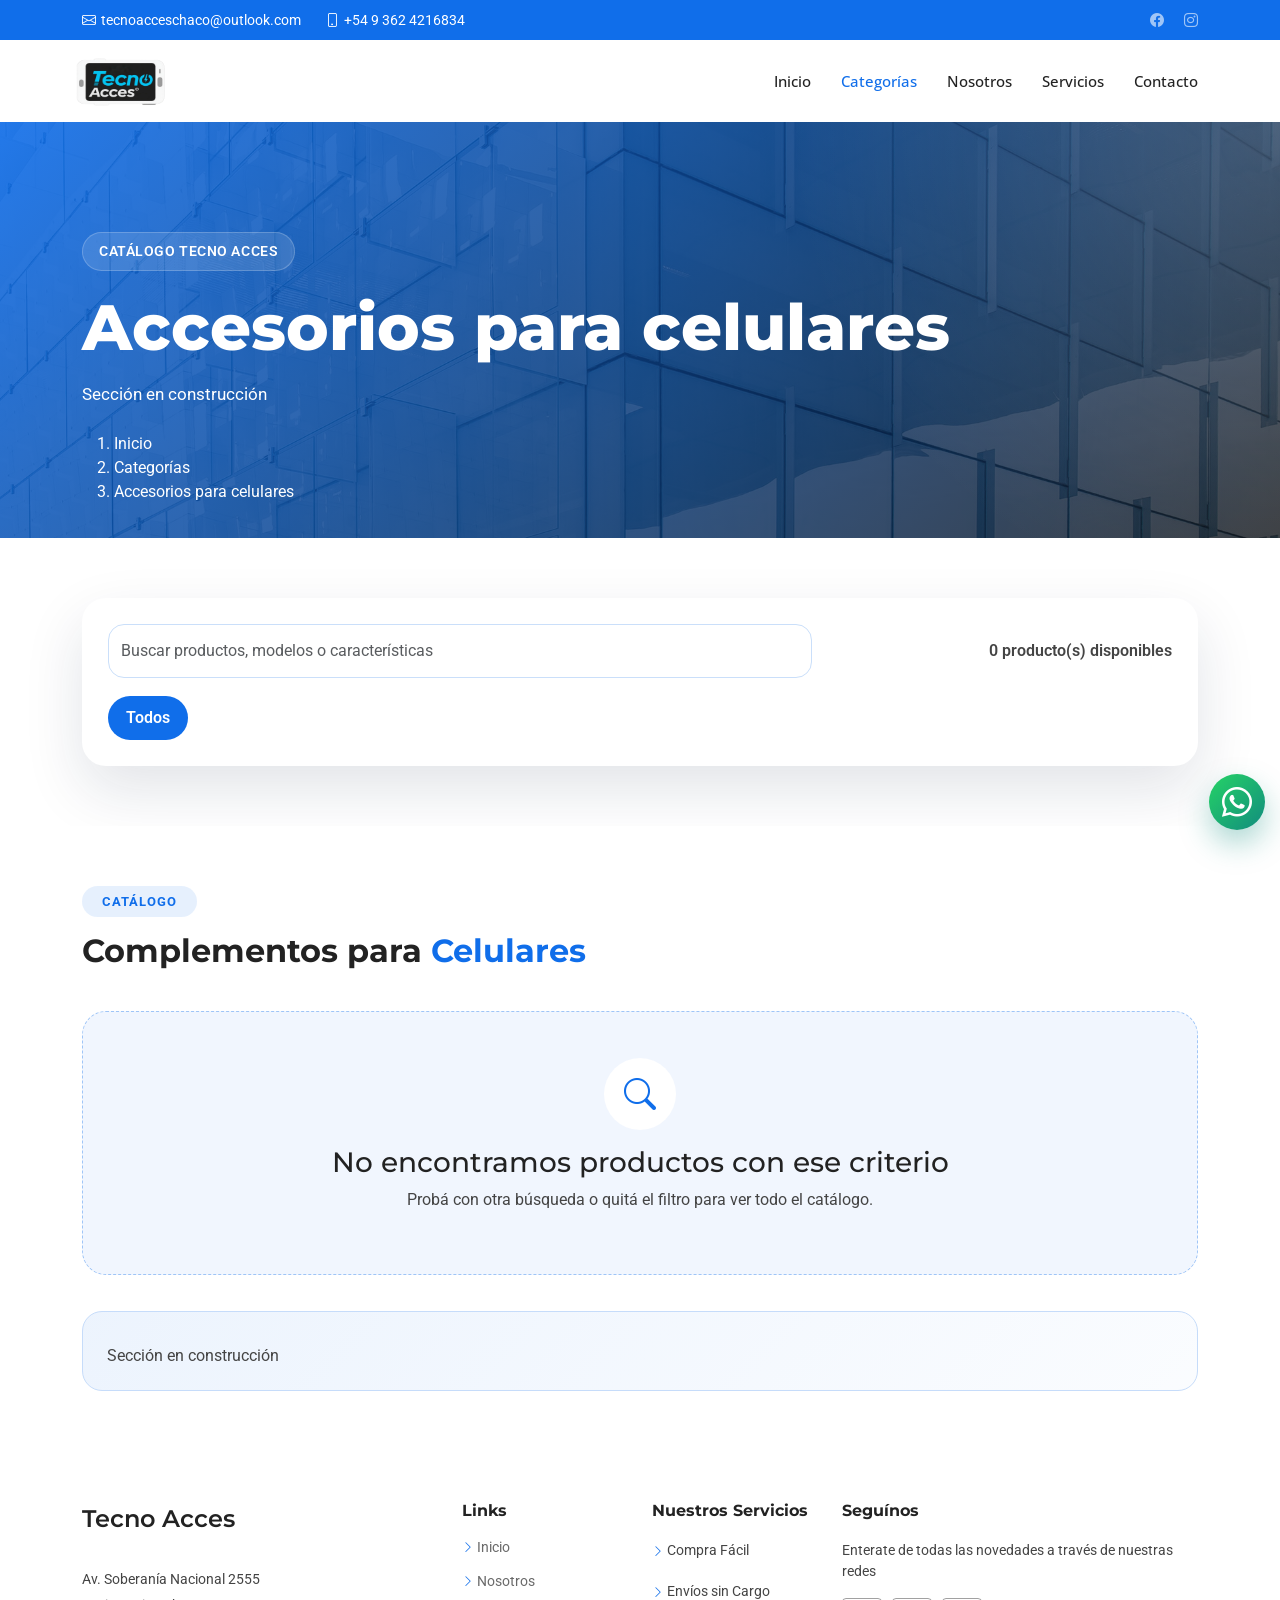
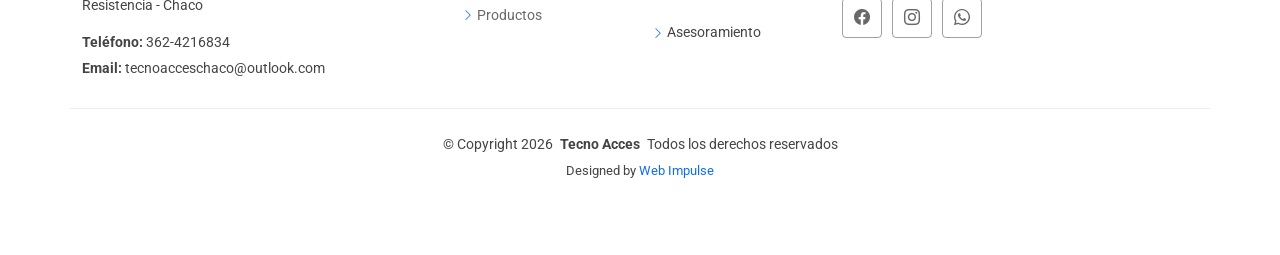
<file: categoria-accesorios-celulares.html>
<!DOCTYPE html>
<html lang="es-AR">
<head>
  <meta charset="utf-8">
  <meta content="width=device-width, initial-scale=1.0" name="viewport">
  <title>Accesorios para Celulares | Tecno Acces</title>
  <meta name="description" content="Catálogo de accesorios para celulares de Tecno Acces con base editable para sumar productos tipo tienda online.">
  <link href="assets/img/favicon-32x32.png" rel="icon">
  <link href="https://fonts.googleapis.com" rel="preconnect">
  <link href="https://fonts.gstatic.com" rel="preconnect" crossorigin>
  <link href="https://fonts.googleapis.com/css2?family=Roboto:ital,wght@0,100;0,300;0,400;0,500;0,700;0,900;1,100;1,300;1,400;1,500;1,700;1,900&family=Open+Sans:ital,wght@0,300;0,400;0,500;0,600;0,700;0,800;1,300;1,400;1,500;1,600;1,700;1,800&family=Montserrat:ital,wght@0,100;0,200;0,300;0,400;0,500;0,600;0,700;0,800;0,900;1,100;1,200;1,300;1,400;1,500;1,600;1,700;1,800;1,900&display=swap" rel="stylesheet">
  <link href="assets/vendor/bootstrap/css/bootstrap.min.css" rel="stylesheet">
  <link href="assets/vendor/bootstrap-icons/bootstrap-icons.css" rel="stylesheet">
  <link href="assets/vendor/aos/aos.css" rel="stylesheet">
  <link href="assets/css/main.css" rel="stylesheet">
  <link href="assets/css/category-shop.css" rel="stylesheet">
</head>
<body class="portfolio-details-page">
  <header id="header" class="header sticky-top">
    <div class="topbar d-flex align-items-center"><div class="container d-flex justify-content-center justify-content-md-between"><div class="contact-info d-flex align-items-center"><i class="bi bi-envelope d-flex align-items-center"><a href="mailto:tecnoacceschaco@outlook.com">tecnoacceschaco@outlook.com</a></i><i class="bi bi-phone d-flex align-items-center ms-4"><span>+54 9 362 4216834</span></i></div><div class="social-links d-none d-md-flex align-items-center"><a href="https://www.facebook.com/" class="facebook" target="_blank" rel="noopener noreferrer"><i class="bi bi-facebook"></i></a><a href="https://www.instagram.com/tecno.acces.chaco/" class="instagram" target="_blank" rel="noopener noreferrer"><i class="bi bi-instagram"></i></a></div></div></div>
    <div class="branding d-flex align-items-cente"><div class="container position-relative d-flex align-items-center justify-content-between"><a href="index.html" class="logo d-flex align-items-center"><img src="assets/img/logo.png" alt="Logo de Tecno Acces"></a><nav id="navmenu" class="navmenu"><ul><li><a href="index.html#hero">Inicio</a></li><li><a href="index.html#portfolio" class="active">Categorías</a></li><li><a href="index.html#about">Nosotros</a></li><li><a href="index.html#services">Servicios</a></li><li><a href="index.html#contact">Contacto</a></li></ul><i class="mobile-nav-toggle d-xl-none bi bi-list"></i></nav></div></div>
  </header>
  <main class="main">
    <section class="category-hero"><div class="container" data-aos="fade-up"><span class="category-kicker" data-category-kicker></span><h1 data-category-title></h1><p data-category-description></p><nav class="breadcrumbs"><ol><li><a href="index.html">Inicio</a></li><li><a href="index.html#portfolio">Categorías</a></li><li data-category-breadcrumb></li></ol></nav></div></section>
    <section class="category-toolbar"><div class="container"><div class="category-toolbar-card" data-aos="fade-up" data-aos-delay="100"><div class="row g-3 align-items-center"><div class="col-lg-8"><input type="search" class="form-control" data-product-search placeholder="Buscar productos, modelos o características"></div><div class="col-lg-4"><p class="mb-0 fw-semibold text-lg-end" data-product-count></p></div></div><div class="category-filters" data-category-filters></div></div></div></section>
    <section class="section"><div class="container"><div class="section-title text-start pb-0" data-aos="fade-up"><h2>Catálogo</h2><p><span>Complementos para</span> <span class="description-title">Celulares</span></p></div><div class="row gy-4 shop-grid" data-product-grid></div><div class="admin-note" data-aos="fade-up" data-aos-delay="100"><h3></h3><p data-admin-message></p></div></div></section>
  </main>
  <footer id="footer" class="footer"><div class="container footer-top"><div class="row gy-4"><div class="col-lg-4 col-md-6 footer-about"><a href="index.html" class="d-flex align-items-center"><p><span>Tecno</span> <span class="description-title">Acces</span></p></a><div class="footer-contact pt-3"><p>Av. Soberanía Nacional 2555</p><p>Resistencia - Chaco</p><p class="mt-3"><strong>Teléfono:</strong> <span>362-4216834</span></p><p><strong>Email:</strong> <span>tecnoacceschaco@outlook.com</span></p></div></div><div class="col-lg-2 col-md-3 footer-links"><h4>Links</h4><ul><li><i class="bi bi-chevron-right"></i> <a href="index.html#hero">Inicio</a></li><li><i class="bi bi-chevron-right"></i> <a href="index.html#about">Nosotros</a></li><li><i class="bi bi-chevron-right"></i> <a href="index.html#portfolio">Productos</a></li></ul></div><div class="col-lg-2 col-md-3 footer-links"><h4>Nuestros Servicios</h4><ul><li><i class="bi bi-chevron-right"></i>Compra Fácil</li><li><i class="bi bi-chevron-right"></i>Envíos sin Cargo</li><li><i class="bi bi-chevron-right"></i>Asesoramiento</li></ul></div><div class="col-lg-4 col-md-12"><h4>Seguínos</h4><p>Enterate de todas las novedades a través de nuestras redes</p><div class="social-links d-flex"><a href="#"><i class="bi bi-facebook"></i></a><a href="https://www.instagram.com/tecno.acces.chaco/"><i class="bi bi-instagram"></i></a><a href="https://wa.link/xfzeci"><i class="bi bi-whatsapp"></i></a></div></div></div></div><div class="container copyright text-center mt-4"><p>© <span>Copyright 2026</span> <strong class="px-1 sitename">Tecno Acces</strong> <span>Todos los derechos reservados</span></p><div class="credits">Designed by <a href="https://webimpulse.vercel.app/">Web Impulse</a></div></div></footer>
  <a href="#" id="scroll-top" class="scroll-top d-flex align-items-center justify-content-center"><i class="bi bi-arrow-up-short"></i></a>
  <a href="https://wa.link/xfzeci" id="whatsapp-chat" class="whatsapp-chat d-flex align-items-center justify-content-center" target="_blank" rel="noopener noreferrer"><i class="bi bi-whatsapp"></i></a>
  <div id="preloader"><div></div><div></div><div></div><div></div></div>
  <script>
    window.categoryPageConfig = {
      title: "Accesorios para celulares",
      kicker: "Catálogo Tecno Acces",
      description: "Sección en construcción",
      fallbackImage: "assets/img/masonry-portfolio/productoSeis.png",
      whatsappNumber: "5493624216834",
      adminMessage: "Sección en construcción",
      products: [
    ]
    }
  </script>
  <script src="assets/vendor/bootstrap/js/bootstrap.bundle.min.js"></script>
  <script src="assets/vendor/aos/aos.js"></script>
  <script src="assets/vendor/glightbox/js/glightbox.min.js"></script>
  <script src="assets/vendor/waypoints/noframework.waypoints.js"></script>
  <script src="assets/vendor/purecounter/purecounter_vanilla.js"></script>
  <script src="assets/vendor/swiper/swiper-bundle.min.js"></script>
  <script src="assets/vendor/imagesloaded/imagesloaded.pkgd.min.js"></script>
  <script src="assets/vendor/isotope-layout/isotope.pkgd.min.js"></script>
  <script src="assets/js/main.js"></script>
  <script src="assets/js/category-shop.js"></script>
</body>
</html>
</file>
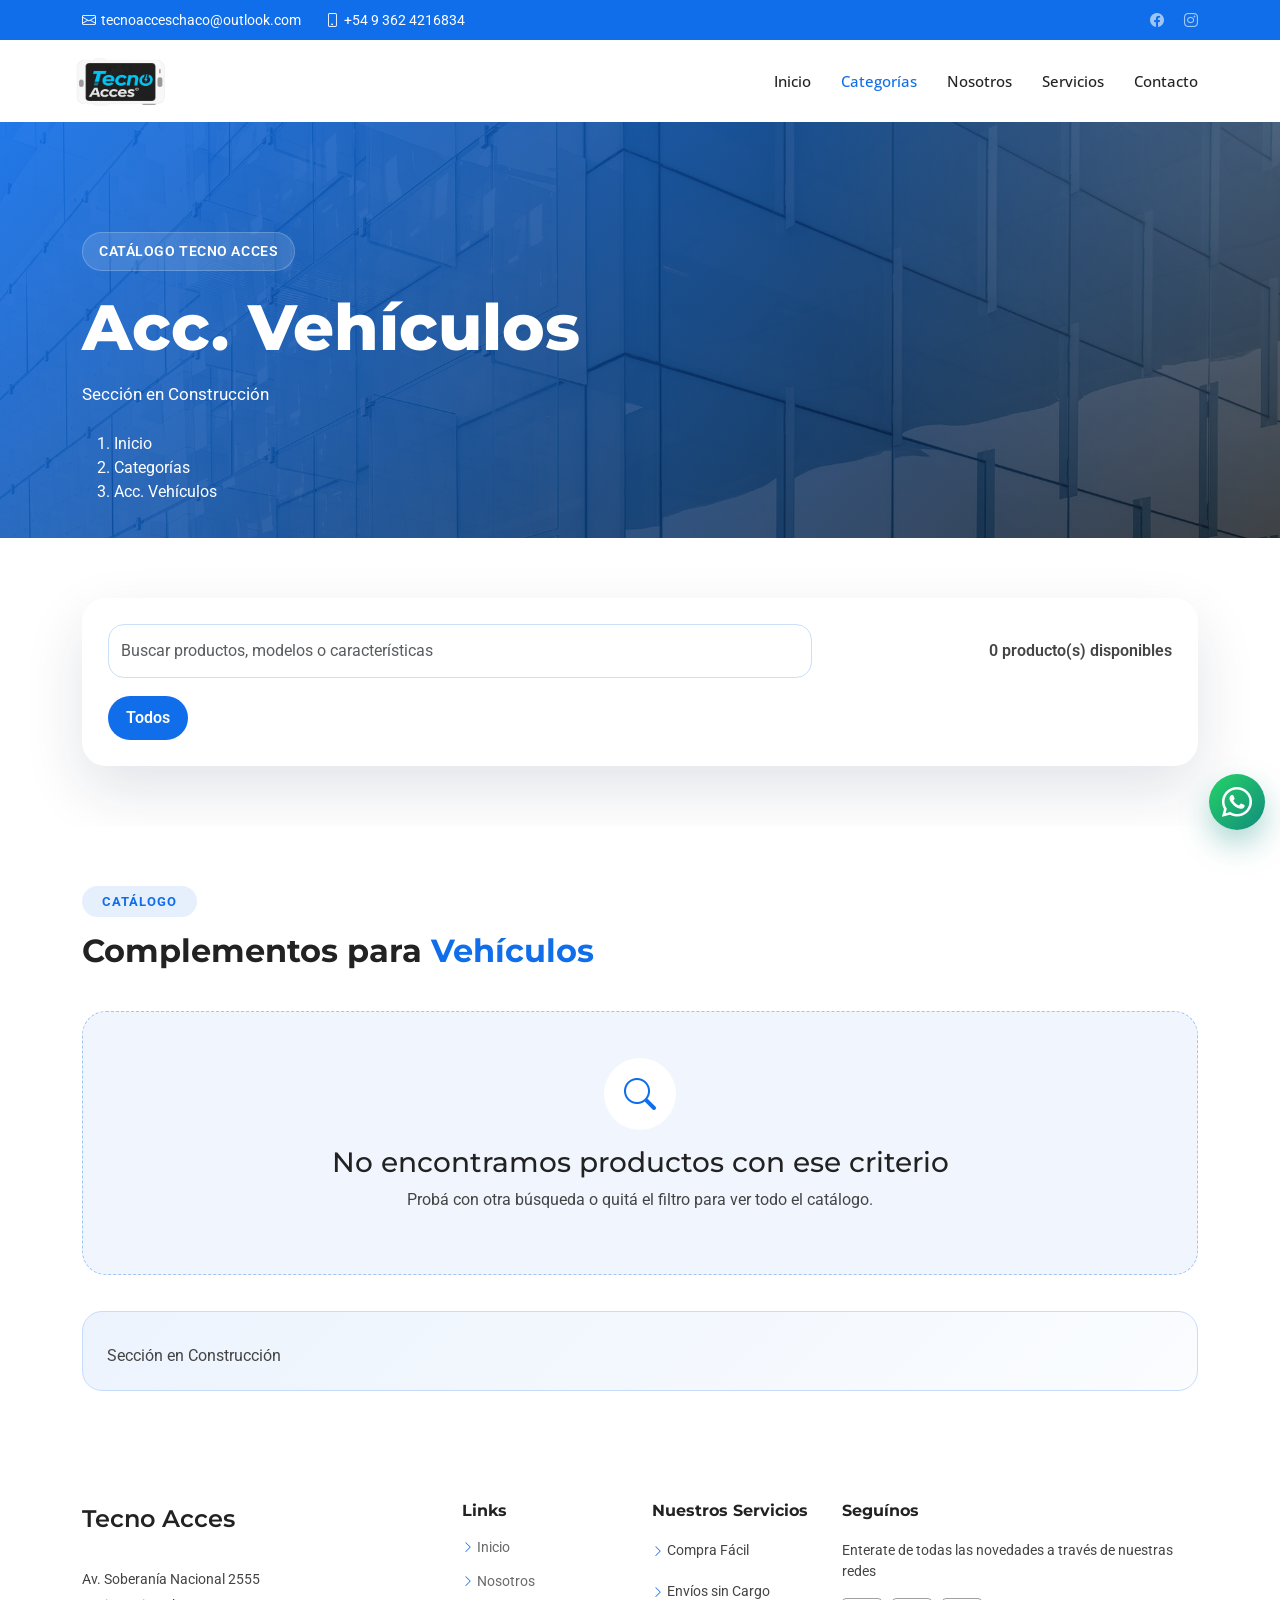
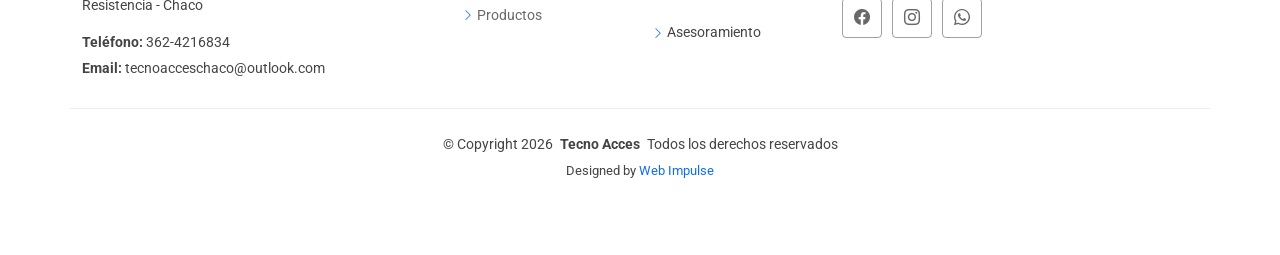
<file: categoria-accesorios-vehiculos.html>
<!DOCTYPE html>
<html lang="es-AR">
<head>
  <meta charset="utf-8">
  <meta content="width=device-width, initial-scale=1.0" name="viewport">
  <title>Acc. Vehículos | Tecno Acces</title>
  <meta name="description" content="Catálogo de accesorios para vehículos de Tecno Acces con estructura editable y estilo consistente con la web.">
  <link href="assets/img/favicon-32x32.png" rel="icon">
  <link href="https://fonts.googleapis.com" rel="preconnect">
  <link href="https://fonts.gstatic.com" rel="preconnect" crossorigin>
  <link href="https://fonts.googleapis.com/css2?family=Roboto:ital,wght@0,100;0,300;0,400;0,500;0,700;0,900;1,100;1,300;1,400;1,500;1,700;1,900&family=Open+Sans:ital,wght@0,300;0,400;0,500;0,600;0,700;0,800;1,300;1,400;1,500;1,600;1,700;1,800&family=Montserrat:ital,wght@0,100;0,200;0,300;0,400;0,500;0,600;0,700;0,800;0,900;1,100;1,200;1,300;1,400;1,500;1,600;1,700;1,800;1,900&display=swap" rel="stylesheet">
  <link href="assets/vendor/bootstrap/css/bootstrap.min.css" rel="stylesheet">
  <link href="assets/vendor/bootstrap-icons/bootstrap-icons.css" rel="stylesheet">
  <link href="assets/vendor/aos/aos.css" rel="stylesheet">
  <link href="assets/css/main.css" rel="stylesheet">
  <link href="assets/css/category-shop.css" rel="stylesheet">
</head>
<body class="portfolio-details-page">
  <header id="header" class="header sticky-top">
    <div class="topbar d-flex align-items-center"><div class="container d-flex justify-content-center justify-content-md-between"><div class="contact-info d-flex align-items-center"><i class="bi bi-envelope d-flex align-items-center"><a href="mailto:tecnoacceschaco@outlook.com">tecnoacceschaco@outlook.com</a></i><i class="bi bi-phone d-flex align-items-center ms-4"><span>+54 9 362 4216834</span></i></div><div class="social-links d-none d-md-flex align-items-center"><a href="https://www.facebook.com/" class="facebook" target="_blank" rel="noopener noreferrer"><i class="bi bi-facebook"></i></a><a href="https://www.instagram.com/tecno.acces.chaco/" class="instagram" target="_blank" rel="noopener noreferrer"><i class="bi bi-instagram"></i></a></div></div></div>
    <div class="branding d-flex align-items-cente"><div class="container position-relative d-flex align-items-center justify-content-between"><a href="index.html" class="logo d-flex align-items-center"><img src="assets/img/logo.png" alt="Logo de Tecno Acces"></a><nav id="navmenu" class="navmenu"><ul><li><a href="index.html#hero">Inicio</a></li><li><a href="index.html#portfolio" class="active">Categorías</a></li><li><a href="index.html#about">Nosotros</a></li><li><a href="index.html#services">Servicios</a></li><li><a href="index.html#contact">Contacto</a></li></ul><i class="mobile-nav-toggle d-xl-none bi bi-list"></i></nav></div></div>
  </header>
  <main class="main">
    <section class="category-hero"><div class="container" data-aos="fade-up"><span class="category-kicker" data-category-kicker></span><h1 data-category-title></h1><p data-category-description></p><nav class="breadcrumbs"><ol><li><a href="index.html">Inicio</a></li><li><a href="index.html#portfolio">Categorías</a></li><li data-category-breadcrumb></li></ol></nav></div></section>
    <section class="category-toolbar"><div class="container"><div class="category-toolbar-card" data-aos="fade-up" data-aos-delay="100"><div class="row g-3 align-items-center"><div class="col-lg-8"><input type="search" class="form-control" data-product-search placeholder="Buscar productos, modelos o características"></div><div class="col-lg-4"><p class="mb-0 fw-semibold text-lg-end" data-product-count></p></div></div><div class="category-filters" data-category-filters></div></div></div></section>
    <section class="section"><div class="container"><div class="section-title text-start pb-0" data-aos="fade-up"><h2>Catálogo</h2><p><span>Complementos para</span> <span class="description-title">Vehículos</span></p></div><div class="row gy-4 shop-grid" data-product-grid></div><div class="admin-note" data-aos="fade-up" data-aos-delay="100"><h3></h3><p data-admin-message></p></div></div></section>
  </main>
  <footer id="footer" class="footer"><div class="container footer-top"><div class="row gy-4"><div class="col-lg-4 col-md-6 footer-about"><a href="index.html" class="d-flex align-items-center"><p><span>Tecno</span> <span class="description-title">Acces</span></p></a><div class="footer-contact pt-3"><p>Av. Soberanía Nacional 2555</p><p>Resistencia - Chaco</p><p class="mt-3"><strong>Teléfono:</strong> <span>362-4216834</span></p><p><strong>Email:</strong> <span>tecnoacceschaco@outlook.com</span></p></div></div><div class="col-lg-2 col-md-3 footer-links"><h4>Links</h4><ul><li><i class="bi bi-chevron-right"></i> <a href="index.html#hero">Inicio</a></li><li><i class="bi bi-chevron-right"></i> <a href="index.html#about">Nosotros</a></li><li><i class="bi bi-chevron-right"></i> <a href="index.html#portfolio">Productos</a></li></ul></div><div class="col-lg-2 col-md-3 footer-links"><h4>Nuestros Servicios</h4><ul><li><i class="bi bi-chevron-right"></i>Compra Fácil</li><li><i class="bi bi-chevron-right"></i>Envíos sin Cargo</li><li><i class="bi bi-chevron-right"></i>Asesoramiento</li></ul></div><div class="col-lg-4 col-md-12"><h4>Seguínos</h4><p>Enterate de todas las novedades a través de nuestras redes</p><div class="social-links d-flex"><a href="#"><i class="bi bi-facebook"></i></a><a href="https://www.instagram.com/tecno.acces.chaco/"><i class="bi bi-instagram"></i></a><a href="https://wa.link/xfzeci"><i class="bi bi-whatsapp"></i></a></div></div></div></div><div class="container copyright text-center mt-4"><p>© <span>Copyright 2026</span> <strong class="px-1 sitename">Tecno Acces</strong> <span>Todos los derechos reservados</span></p><div class="credits">Designed by <a href="https://webimpulse.vercel.app/">Web Impulse</a></div></div></footer>
  <a href="#" id="scroll-top" class="scroll-top d-flex align-items-center justify-content-center"><i class="bi bi-arrow-up-short"></i></a>
  <a href="https://wa.link/xfzeci" id="whatsapp-chat" class="whatsapp-chat d-flex align-items-center justify-content-center" target="_blank" rel="noopener noreferrer"><i class="bi bi-whatsapp"></i></a>
  <div id="preloader"><div></div><div></div><div></div><div></div></div>
  <script>
    window.categoryPageConfig = {
      title: "Acc. Vehículos",
      kicker: "Catálogo Tecno Acces",
      description: "Sección en Construcción",
      fallbackImage: "assets/img/masonry-portfolio/productoSeis.png",
      whatsappNumber: "5493624216834",
      adminMessage: "Sección en Construcción",
      products: [
        
      ]
    };
  </script>
  <script src="assets/vendor/bootstrap/js/bootstrap.bundle.min.js"></script>
  <script src="assets/vendor/aos/aos.js"></script>
  <script src="assets/vendor/glightbox/js/glightbox.min.js"></script>
  <script src="assets/vendor/waypoints/noframework.waypoints.js"></script>
  <script src="assets/vendor/purecounter/purecounter_vanilla.js"></script>
  <script src="assets/vendor/swiper/swiper-bundle.min.js"></script>
  <script src="assets/vendor/imagesloaded/imagesloaded.pkgd.min.js"></script>
  <script src="assets/vendor/isotope-layout/isotope.pkgd.min.js"></script>
  <script src="assets/js/main.js"></script>
  <script src="assets/js/category-shop.js"></script>
</body>
</html>
</file>
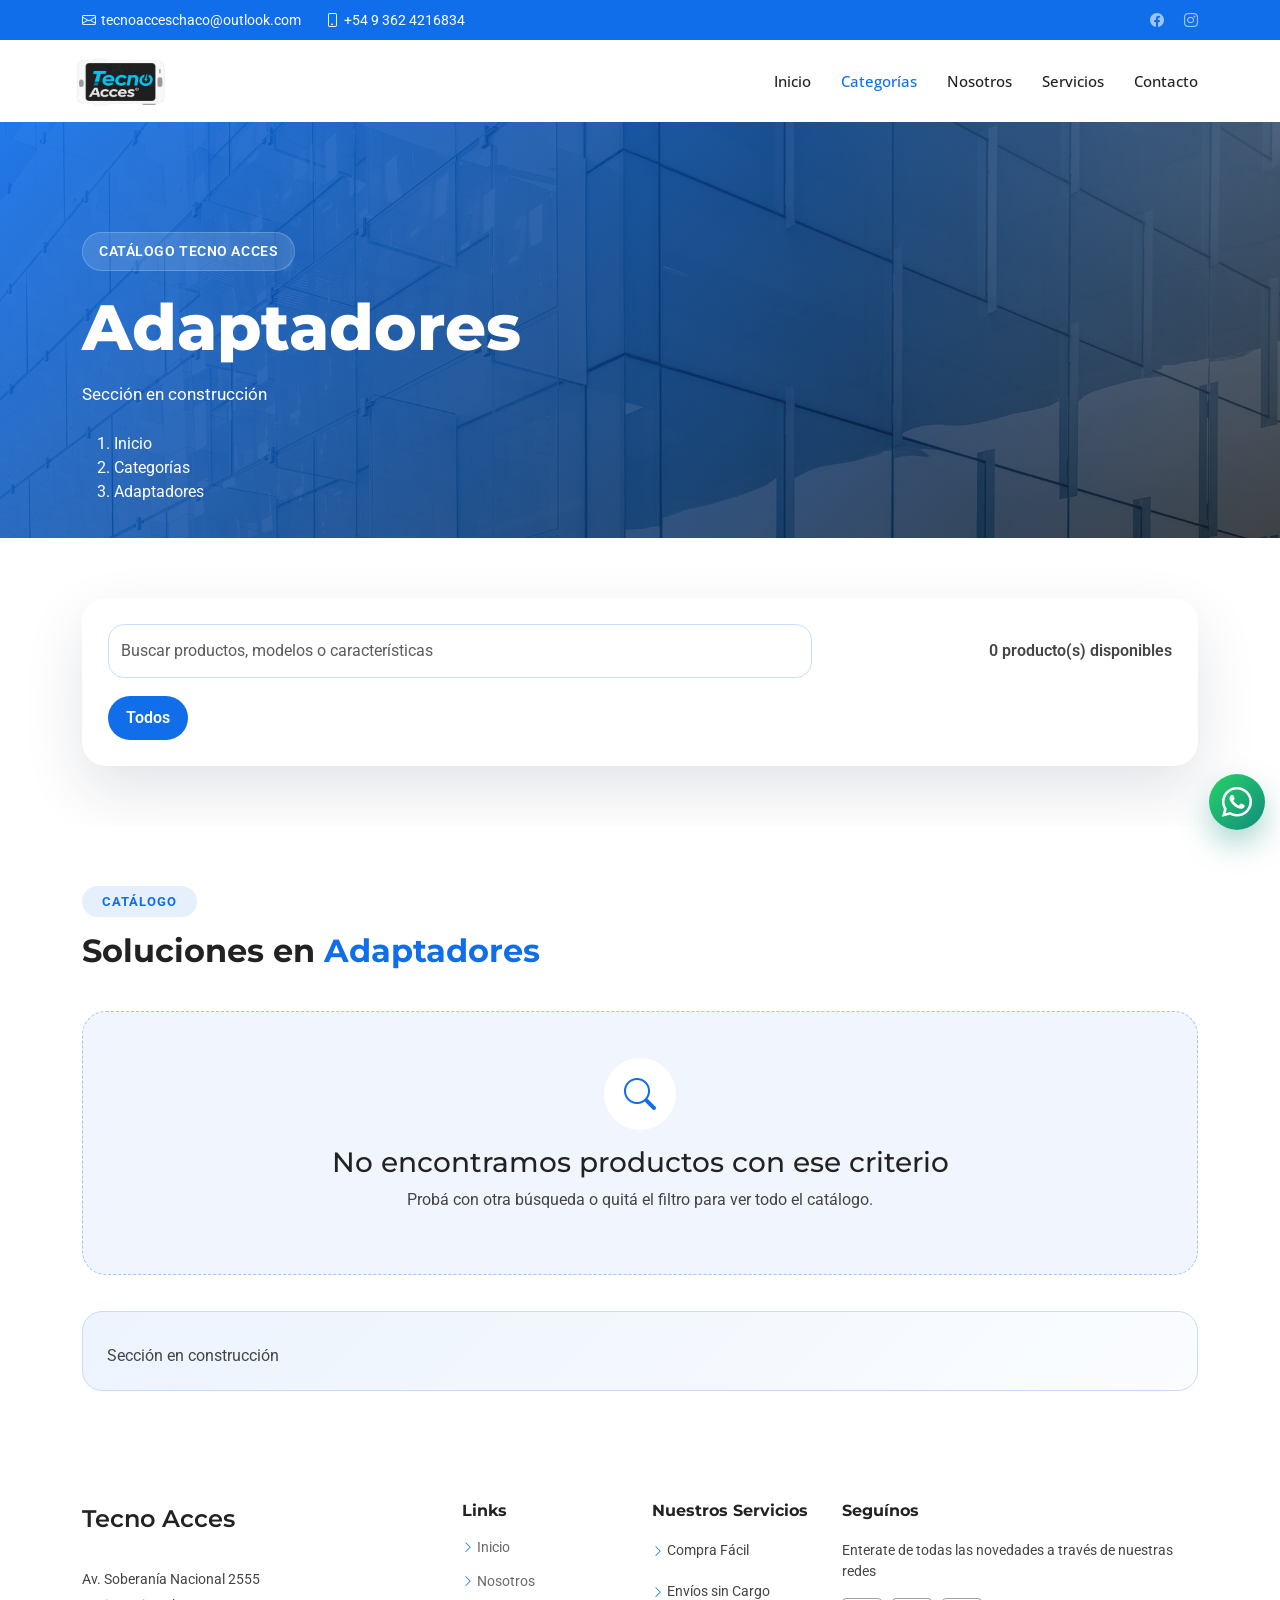
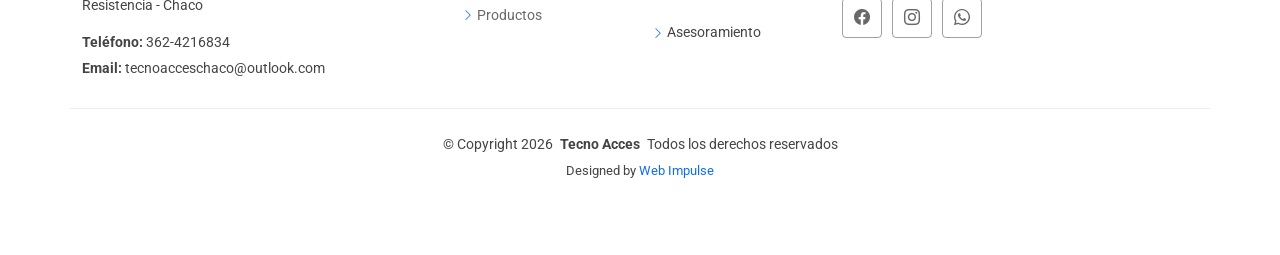
<file: categoria-adaptadores.html>
<!DOCTYPE html>
<html lang="es-AR">
<head>
  <meta charset="utf-8">
  <meta content="width=device-width, initial-scale=1.0" name="viewport">
  <title>Adaptadores | Tecno Acces</title>
  <meta name="description" content="Catálogo de adaptadores de Tecno Acces con estructura editable para venta tipo tienda online.">
  <link href="assets/img/favicon-32x32.png" rel="icon">
  <link href="https://fonts.googleapis.com" rel="preconnect">
  <link href="https://fonts.gstatic.com" rel="preconnect" crossorigin>
  <link href="https://fonts.googleapis.com/css2?family=Roboto:ital,wght@0,100;0,300;0,400;0,500;0,700;0,900;1,100;1,300;1,400;1,500;1,700;1,900&family=Open+Sans:ital,wght@0,300;0,400;0,500;0,600;0,700;0,800;1,300;1,400;1,500;1,600;1,700;1,800&family=Montserrat:ital,wght@0,100;0,200;0,300;0,400;0,500;0,600;0,700;0,800;0,900;1,100;1,200;1,300;1,400;1,500;1,600;1,700;1,800;1,900&display=swap" rel="stylesheet">
  <link href="assets/vendor/bootstrap/css/bootstrap.min.css" rel="stylesheet">
  <link href="assets/vendor/bootstrap-icons/bootstrap-icons.css" rel="stylesheet">
  <link href="assets/vendor/aos/aos.css" rel="stylesheet">
  <link href="assets/css/main.css" rel="stylesheet">
  <link href="assets/css/category-shop.css" rel="stylesheet">
</head>
<body class="portfolio-details-page">
  <header id="header" class="header sticky-top">
    <div class="topbar d-flex align-items-center"><div class="container d-flex justify-content-center justify-content-md-between"><div class="contact-info d-flex align-items-center"><i class="bi bi-envelope d-flex align-items-center"><a href="mailto:tecnoacceschaco@outlook.com">tecnoacceschaco@outlook.com</a></i><i class="bi bi-phone d-flex align-items-center ms-4"><span>+54 9 362 4216834</span></i></div><div class="social-links d-none d-md-flex align-items-center"><a href="https://www.facebook.com/" class="facebook" target="_blank" rel="noopener noreferrer"><i class="bi bi-facebook"></i></a><a href="https://www.instagram.com/tecno.acces.chaco/" class="instagram" target="_blank" rel="noopener noreferrer"><i class="bi bi-instagram"></i></a></div></div></div>
    <div class="branding d-flex align-items-cente"><div class="container position-relative d-flex align-items-center justify-content-between"><a href="index.html" class="logo d-flex align-items-center"><img src="assets/img/logo.png" alt="Logo de Tecno Acces"></a><nav id="navmenu" class="navmenu"><ul><li><a href="index.html#hero">Inicio</a></li><li><a href="index.html#portfolio" class="active">Categorías</a></li><li><a href="index.html#about">Nosotros</a></li><li><a href="index.html#services">Servicios</a></li><li><a href="index.html#contact">Contacto</a></li></ul><i class="mobile-nav-toggle d-xl-none bi bi-list"></i></nav></div></div>
  </header>
  <main class="main">
    <section class="category-hero"><div class="container" data-aos="fade-up"><span class="category-kicker" data-category-kicker></span><h1 data-category-title></h1><p data-category-description></p><nav class="breadcrumbs"><ol><li><a href="index.html">Inicio</a></li><li><a href="index.html#portfolio">Categorías</a></li><li data-category-breadcrumb></li></ol></nav></div></section>
    <section class="category-toolbar"><div class="container"><div class="category-toolbar-card" data-aos="fade-up" data-aos-delay="100"><div class="row g-3 align-items-center"><div class="col-lg-8"><input type="search" class="form-control" data-product-search placeholder="Buscar productos, modelos o características"></div><div class="col-lg-4"><p class="mb-0 fw-semibold text-lg-end" data-product-count></p></div></div><div class="category-filters" data-category-filters></div></div></div></section>
    <section class="section"><div class="container"><div class="section-title text-start pb-0" data-aos="fade-up"><h2>Catálogo</h2><p><span>Soluciones en</span> <span class="description-title">Adaptadores</span></p></div><div class="row gy-4 shop-grid" data-product-grid></div><div class="admin-note" data-aos="fade-up" data-aos-delay="100"><h3></h3><p data-admin-message></p></div></div></section>
  </main>
  <footer id="footer" class="footer"><div class="container footer-top"><div class="row gy-4"><div class="col-lg-4 col-md-6 footer-about"><a href="index.html" class="d-flex align-items-center"><p><span>Tecno</span> <span class="description-title">Acces</span></p></a><div class="footer-contact pt-3"><p>Av. Soberanía Nacional 2555</p><p>Resistencia - Chaco</p><p class="mt-3"><strong>Teléfono:</strong> <span>362-4216834</span></p><p><strong>Email:</strong> <span>tecnoacceschaco@outlook.com</span></p></div></div><div class="col-lg-2 col-md-3 footer-links"><h4>Links</h4><ul><li><i class="bi bi-chevron-right"></i> <a href="index.html#hero">Inicio</a></li><li><i class="bi bi-chevron-right"></i> <a href="index.html#about">Nosotros</a></li><li><i class="bi bi-chevron-right"></i> <a href="index.html#portfolio">Productos</a></li></ul></div><div class="col-lg-2 col-md-3 footer-links"><h4>Nuestros Servicios</h4><ul><li><i class="bi bi-chevron-right"></i>Compra Fácil</li><li><i class="bi bi-chevron-right"></i>Envíos sin Cargo</li><li><i class="bi bi-chevron-right"></i>Asesoramiento</li></ul></div><div class="col-lg-4 col-md-12"><h4>Seguínos</h4><p>Enterate de todas las novedades a través de nuestras redes</p><div class="social-links d-flex"><a href="#"><i class="bi bi-facebook"></i></a><a href="https://www.instagram.com/tecno.acces.chaco/"><i class="bi bi-instagram"></i></a><a href="https://wa.link/xfzeci"><i class="bi bi-whatsapp"></i></a></div></div></div></div><div class="container copyright text-center mt-4"><p>© <span>Copyright 2026</span> <strong class="px-1 sitename">Tecno Acces</strong> <span>Todos los derechos reservados</span></p><div class="credits">Designed by <a href="https://webimpulse.vercel.app/">Web Impulse</a></div></div></footer>
  <a href="#" id="scroll-top" class="scroll-top d-flex align-items-center justify-content-center"><i class="bi bi-arrow-up-short"></i></a>
  <a href="https://wa.link/xfzeci" id="whatsapp-chat" class="whatsapp-chat d-flex align-items-center justify-content-center" target="_blank" rel="noopener noreferrer"><i class="bi bi-whatsapp"></i></a>
  <div id="preloader"><div></div><div></div><div></div><div></div></div>
  <script>
    window.categoryPageConfig = {
      title: "Adaptadores",
      kicker: "Catálogo Tecno Acces",
      description: "Sección en construcción",
      fallbackImage: "assets/img/masonry-portfolio/productoSiete.png",
      whatsappNumber: "5493624216834",
      adminMessage: "Sección en construcción",
      products: [
        
      ]
    };
  </script>
  <script src="assets/vendor/bootstrap/js/bootstrap.bundle.min.js"></script>
  <script src="assets/vendor/aos/aos.js"></script>
  <script src="assets/vendor/glightbox/js/glightbox.min.js"></script>
  <script src="assets/vendor/waypoints/noframework.waypoints.js"></script>
  <script src="assets/vendor/purecounter/purecounter_vanilla.js"></script>
  <script src="assets/vendor/swiper/swiper-bundle.min.js"></script>
  <script src="assets/vendor/imagesloaded/imagesloaded.pkgd.min.js"></script>
  <script src="assets/vendor/isotope-layout/isotope.pkgd.min.js"></script>
  <script src="assets/js/main.js"></script>
  <script src="assets/js/category-shop.js"></script>
</body>
</html>
</file>
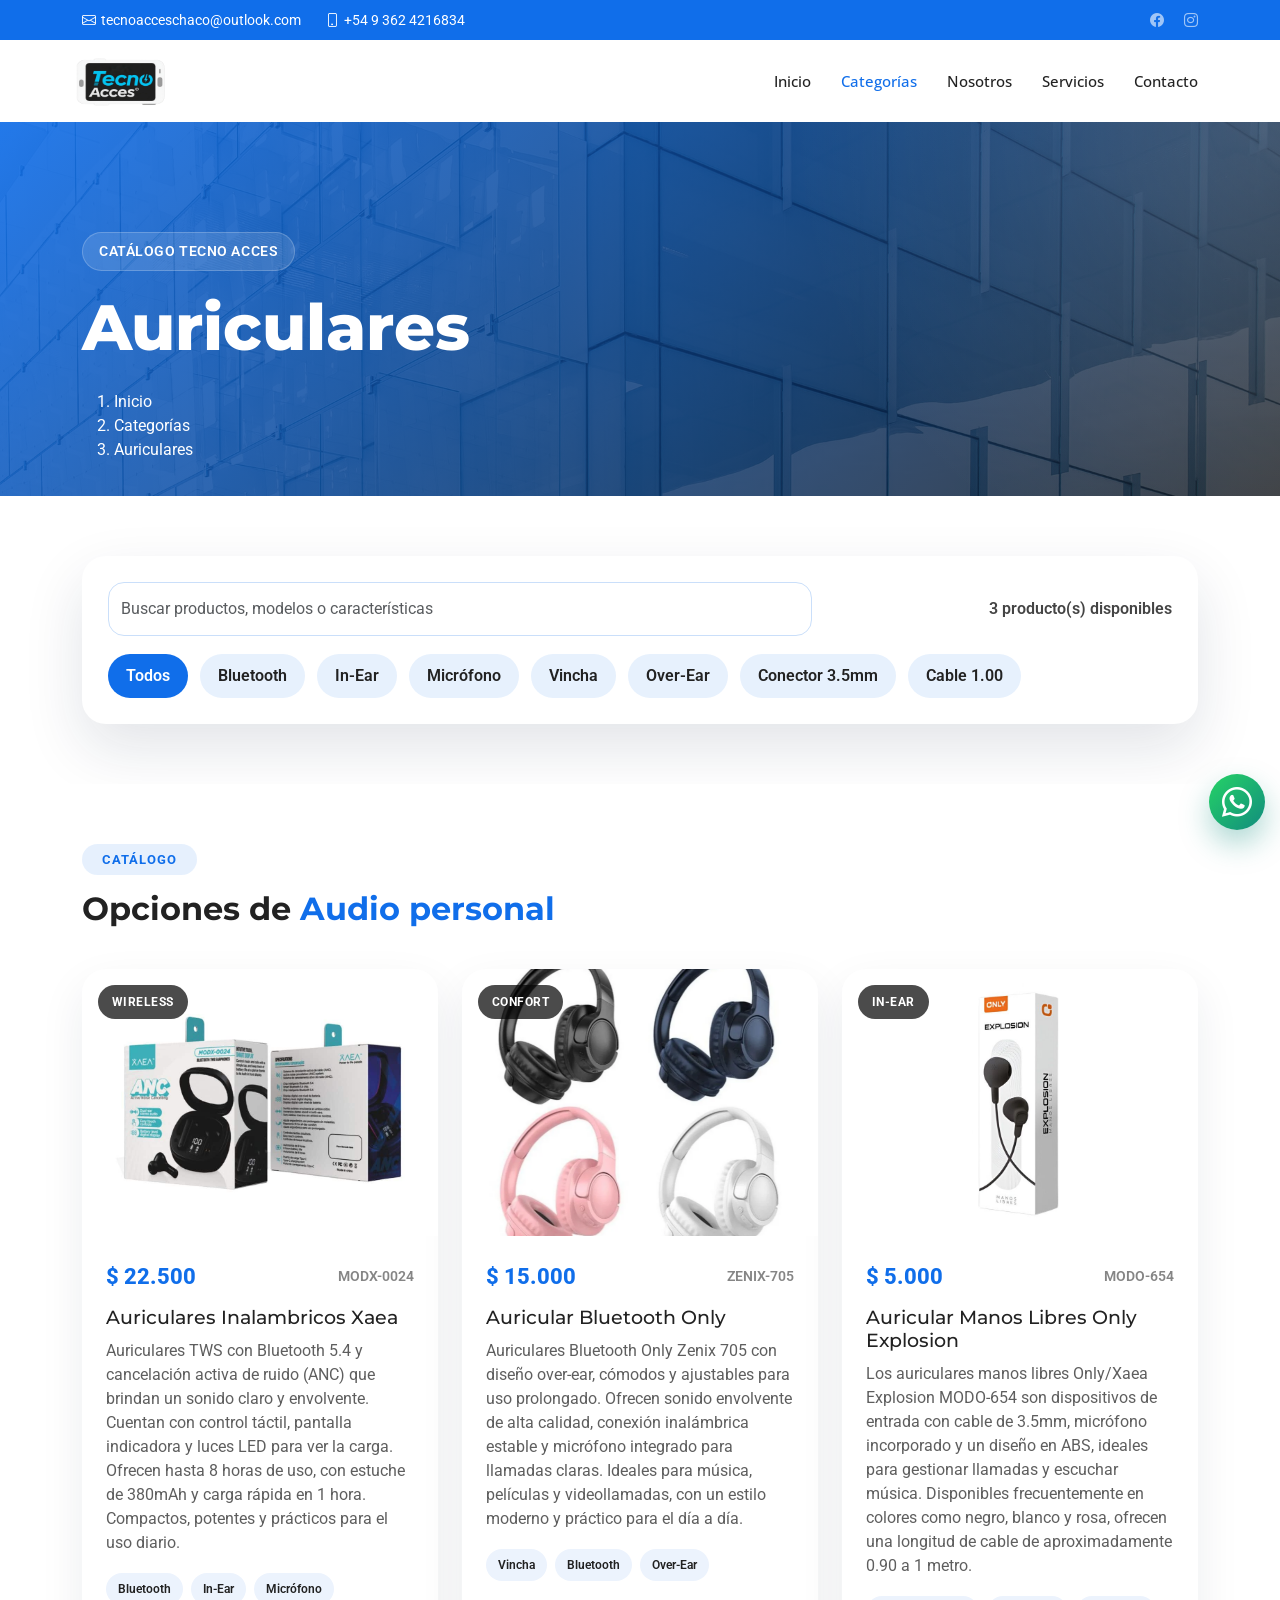
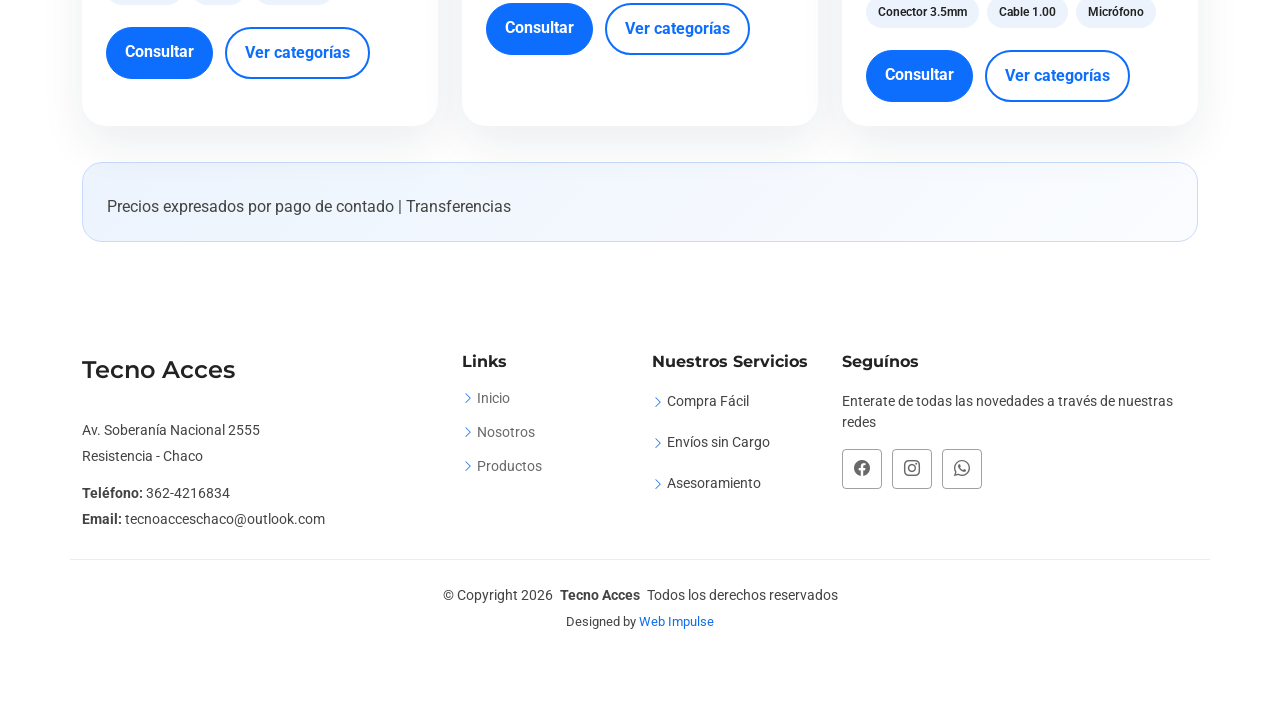
<file: categoria-auriculares.html>
<!DOCTYPE html>
<html lang="es-AR">
<head>
  <meta charset="utf-8">
  <meta content="width=device-width, initial-scale=1.0" name="viewport">
  <title>Auriculares | Tecno Acces</title>
  <meta name="description" content="Catálogo de auriculares de Tecno Acces con estructura editable y botones de consulta por WhatsApp.">
  <link href="assets/img/favicon-32x32.png" rel="icon">
  <link href="https://fonts.googleapis.com" rel="preconnect">
  <link href="https://fonts.gstatic.com" rel="preconnect" crossorigin>
  <link href="https://fonts.googleapis.com/css2?family=Roboto:ital,wght@0,100;0,300;0,400;0,500;0,700;0,900;1,100;1,300;1,400;1,500;1,700;1,900&family=Open+Sans:ital,wght@0,300;0,400;0,500;0,600;0,700;0,800;1,300;1,400;1,500;1,600;1,700;1,800&family=Montserrat:ital,wght@0,100;0,200;0,300;0,400;0,500;0,600;0,700;0,800;0,900;1,100;1,200;1,300;1,400;1,500;1,600;1,700;1,800;1,900&display=swap" rel="stylesheet">
  <link href="assets/vendor/bootstrap/css/bootstrap.min.css" rel="stylesheet">
  <link href="assets/vendor/bootstrap-icons/bootstrap-icons.css" rel="stylesheet">
  <link href="assets/vendor/aos/aos.css" rel="stylesheet">
  <link href="assets/css/main.css" rel="stylesheet">
  <link href="assets/css/category-shop.css" rel="stylesheet">
</head>
<body class="portfolio-details-page">
  <header id="header" class="header sticky-top">
    <div class="topbar d-flex align-items-center"><div class="container d-flex justify-content-center justify-content-md-between"><div class="contact-info d-flex align-items-center"><i class="bi bi-envelope d-flex align-items-center"><a href="mailto:tecnoacceschaco@outlook.com">tecnoacceschaco@outlook.com</a></i><i class="bi bi-phone d-flex align-items-center ms-4"><span>+54 9 362 4216834</span></i></div><div class="social-links d-none d-md-flex align-items-center"><a href="https://www.facebook.com/" class="facebook" target="_blank" rel="noopener noreferrer"><i class="bi bi-facebook"></i></a><a href="https://www.instagram.com/tecno.acces.chaco/" class="instagram" target="_blank" rel="noopener noreferrer"><i class="bi bi-instagram"></i></a></div></div></div>
    <div class="branding d-flex align-items-cente"><div class="container position-relative d-flex align-items-center justify-content-between"><a href="index.html" class="logo d-flex align-items-center"><img src="assets/img/logo.png" alt="Logo de Tecno Acces"></a><nav id="navmenu" class="navmenu"><ul><li><a href="index.html#hero">Inicio</a></li><li><a href="index.html#portfolio" class="active">Categorías</a></li><li><a href="index.html#about">Nosotros</a></li><li><a href="index.html#services">Servicios</a></li><li><a href="index.html#contact">Contacto</a></li></ul><i class="mobile-nav-toggle d-xl-none bi bi-list"></i></nav></div></div>
  </header>
  <main class="main">
    <section class="category-hero"><div class="container" data-aos="fade-up"><span class="category-kicker" data-category-kicker></span><h1 data-category-title></h1><p data-category-description></p><nav class="breadcrumbs"><ol><li><a href="index.html">Inicio</a></li><li><a href="index.html#portfolio">Categorías</a></li><li data-category-breadcrumb></li></ol></nav></div></section>
    <section class="category-toolbar"><div class="container"><div class="category-toolbar-card" data-aos="fade-up" data-aos-delay="100"><div class="row g-3 align-items-center"><div class="col-lg-8"><input type="search" class="form-control" data-product-search placeholder="Buscar productos, modelos o características"></div><div class="col-lg-4"><p class="mb-0 fw-semibold text-lg-end" data-product-count></p></div></div><div class="category-filters" data-category-filters></div></div></div></section>
    <section class="section"><div class="container"><div class="section-title text-start pb-0" data-aos="fade-up"><h2>Catálogo</h2><p><span>Opciones de</span> <span class="description-title">Audio personal</span></p></div><div class="row gy-4 shop-grid" data-product-grid></div><div class="admin-note" data-aos="fade-up" data-aos-delay="100"><h3></h3><p data-admin-message></p></div></div></section>
  </main>
  <footer id="footer" class="footer"><div class="container footer-top"><div class="row gy-4"><div class="col-lg-4 col-md-6 footer-about"><a href="index.html" class="d-flex align-items-center"><p><span>Tecno</span> <span class="description-title">Acces</span></p></a><div class="footer-contact pt-3"><p>Av. Soberanía Nacional 2555</p><p>Resistencia - Chaco</p><p class="mt-3"><strong>Teléfono:</strong> <span>362-4216834</span></p><p><strong>Email:</strong> <span>tecnoacceschaco@outlook.com</span></p></div></div><div class="col-lg-2 col-md-3 footer-links"><h4>Links</h4><ul><li><i class="bi bi-chevron-right"></i> <a href="index.html#hero">Inicio</a></li><li><i class="bi bi-chevron-right"></i> <a href="index.html#about">Nosotros</a></li><li><i class="bi bi-chevron-right"></i> <a href="index.html#portfolio">Productos</a></li></ul></div><div class="col-lg-2 col-md-3 footer-links"><h4>Nuestros Servicios</h4><ul><li><i class="bi bi-chevron-right"></i>Compra Fácil</li><li><i class="bi bi-chevron-right"></i>Envíos sin Cargo</li><li><i class="bi bi-chevron-right"></i>Asesoramiento</li></ul></div><div class="col-lg-4 col-md-12"><h4>Seguínos</h4><p>Enterate de todas las novedades a través de nuestras redes</p><div class="social-links d-flex"><a href="#"><i class="bi bi-facebook"></i></a><a href="https://www.instagram.com/tecno.acces.chaco/"><i class="bi bi-instagram"></i></a><a href="https://wa.link/xfzeci"><i class="bi bi-whatsapp"></i></a></div></div></div></div><div class="container copyright text-center mt-4"><p>© <span>Copyright 2026</span> <strong class="px-1 sitename">Tecno Acces</strong> <span>Todos los derechos reservados</span></p><div class="credits">Designed by <a href="https://webimpulse.vercel.app/">Web Impulse</a></div></div></footer>
  <a href="#" id="scroll-top" class="scroll-top d-flex align-items-center justify-content-center"><i class="bi bi-arrow-up-short"></i></a>
  <a href="https://wa.link/xfzeci" id="whatsapp-chat" class="whatsapp-chat d-flex align-items-center justify-content-center" target="_blank" rel="noopener noreferrer"><i class="bi bi-whatsapp"></i></a>
  <div id="preloader"><div></div><div></div><div></div><div></div></div>
  <script>
    window.categoryPageConfig = {
      title: "Auriculares",
      kicker: "Catálogo Tecno Acces",
      description: "",
      fallbackImage: "assets/img/masonry-portfolio/productoTres.png",
      whatsappNumber: "5493624216834",
      adminMessage: "Precios expresados por pago de contado | Transferencias",
      products: [
        { name: "Auriculares Inalambricos Xaea", price: "$ 22.500", sku: "MODX-0024", description: "Auriculares TWS con Bluetooth 5.4 y cancelación activa de ruido (ANC) que brindan un sonido claro y envolvente. Cuentan con control táctil, pantalla indicadora y luces LED para ver la carga. Ofrecen hasta 8 horas de uso, con estuche de 380mAh y carga rápida en 1 hora. Compactos, potentes y prácticos para el uso diario.", image: "assets/img/productos/Auriculares/auricularModx0024.jpg", badge: "Wireless", tags: ["Bluetooth", "In-Ear", "Micrófono"] },
        { name: "Auricular Bluetooth Only", price: "$ 15.000", sku: "ZENIX-705", description: "Auriculares Bluetooth Only Zenix 705 con diseño over-ear, cómodos y ajustables para uso prolongado. Ofrecen sonido envolvente de alta calidad, conexión inalámbrica estable y micrófono integrado para llamadas claras. Ideales para música, películas y videollamadas, con un estilo moderno y práctico para el día a día.", image: "assets/img/productos/Auriculares/auricularZenix705.png", badge: "Confort", tags: ["Vincha", "Bluetooth", "Over-Ear"] },
        { name: "Auricular Manos Libres Only Explosion", price: "$ 5.000", sku: "MODO-654", description: "Los auriculares manos libres Only/Xaea Explosion MODO-654 son dispositivos de entrada con cable de 3.5mm, micrófono incorporado y un diseño en ABS, ideales para gestionar llamadas y escuchar música. Disponibles frecuentemente en colores como negro, blanco y rosa, ofrecen una longitud de cable de aproximadamente 0.90 a 1 metro.", image: "assets/img/productos/Auriculares/auricularExplosion.jpg", badge: "In-Ear", tags: ["Conector 3.5mm", "Cable 1.00", "Micrófono"] },
        
      ]
    };
  </script>
  <script src="assets/vendor/bootstrap/js/bootstrap.bundle.min.js"></script>
  <script src="assets/vendor/aos/aos.js"></script>
  <script src="assets/vendor/glightbox/js/glightbox.min.js"></script>
  <script src="assets/vendor/waypoints/noframework.waypoints.js"></script>
  <script src="assets/vendor/purecounter/purecounter_vanilla.js"></script>
  <script src="assets/vendor/swiper/swiper-bundle.min.js"></script>
  <script src="assets/vendor/imagesloaded/imagesloaded.pkgd.min.js"></script>
  <script src="assets/vendor/isotope-layout/isotope.pkgd.min.js"></script>
  <script src="assets/js/main.js"></script>
  <script src="assets/js/category-shop.js"></script>
</body>
</html>
</file>
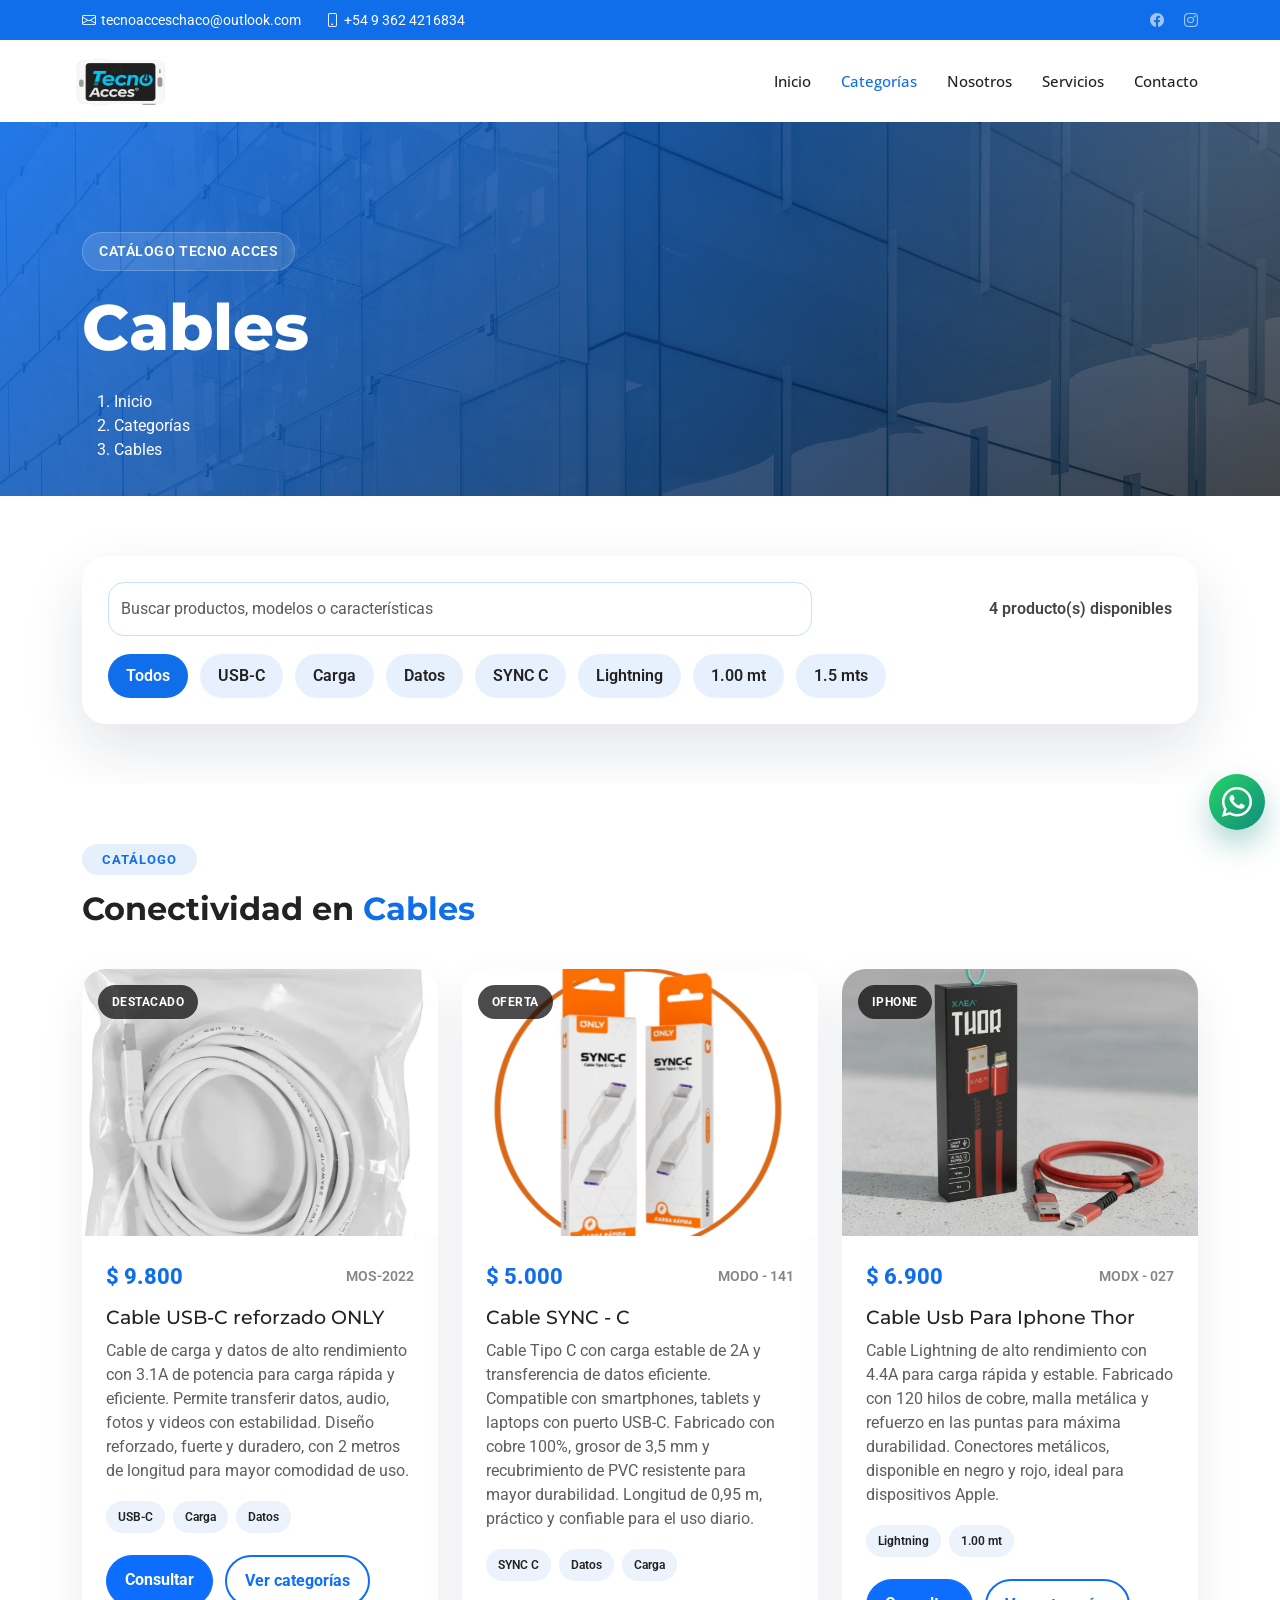
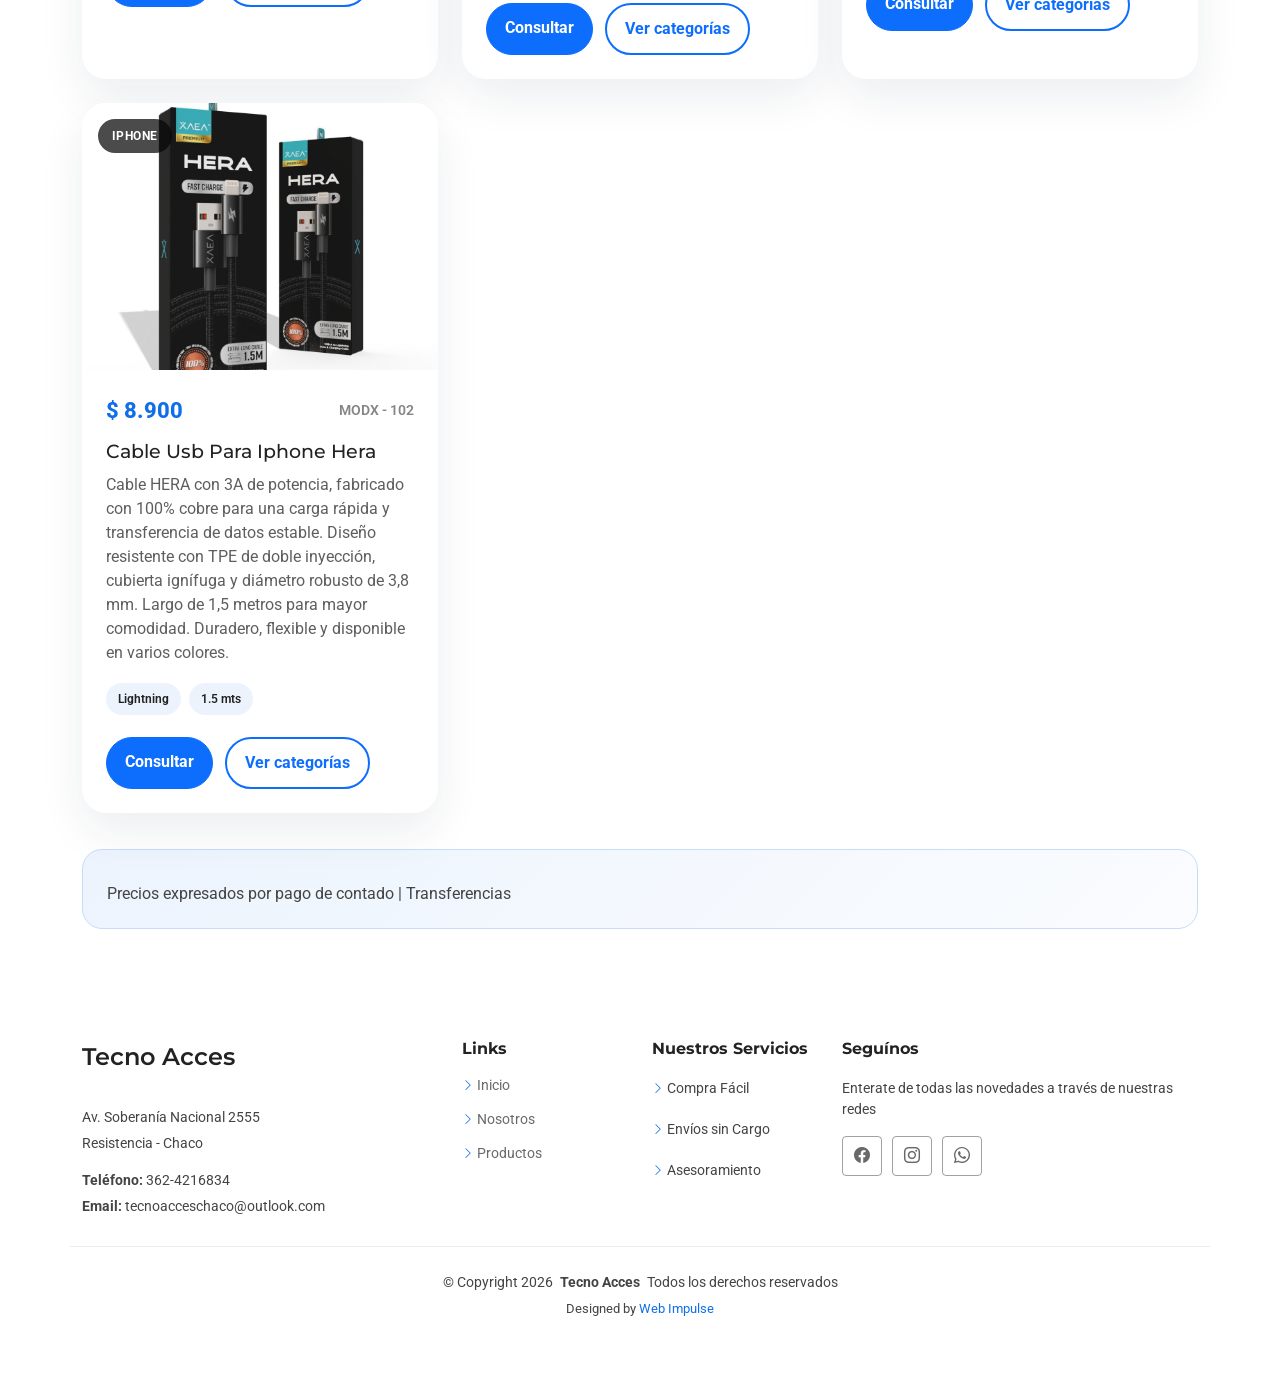
<file: categoria-cables.html>
<!DOCTYPE html>
<html lang="es-AR">
<head>
  <meta charset="utf-8">
  <meta content="width=device-width, initial-scale=1.0" name="viewport">
  <title>Cables | Tecno Acces</title>
  <meta name="description" content="Catálogo de cables de Tecno Acces listo para sumar modelos USB, HDMI, audio y datos.">
  <link href="assets/img/favicon-32x32.png" rel="icon">
  <link href="https://fonts.googleapis.com" rel="preconnect">
  <link href="https://fonts.gstatic.com" rel="preconnect" crossorigin>
  <link href="https://fonts.googleapis.com/css2?family=Roboto:ital,wght@0,100;0,300;0,400;0,500;0,700;0,900;1,100;1,300;1,400;1,500;1,700;1,900&family=Open+Sans:ital,wght@0,300;0,400;0,500;0,600;0,700;0,800;1,300;1,400;1,500;1,600;1,700;1,800&family=Montserrat:ital,wght@0,100;0,200;0,300;0,400;0,500;0,600;0,700;0,800;0,900;1,100;1,200;1,300;1,400;1,500;1,600;1,700;1,800;1,900&display=swap" rel="stylesheet">
  <link href="assets/vendor/bootstrap/css/bootstrap.min.css" rel="stylesheet">
  <link href="assets/vendor/bootstrap-icons/bootstrap-icons.css" rel="stylesheet">
  <link href="assets/vendor/aos/aos.css" rel="stylesheet">
  <link href="assets/css/main.css" rel="stylesheet">
  <link href="assets/css/category-shop.css" rel="stylesheet">
</head>
<body class="portfolio-details-page">
  <header id="header" class="header sticky-top">
    <div class="topbar d-flex align-items-center"><div class="container d-flex justify-content-center justify-content-md-between"><div class="contact-info d-flex align-items-center"><i class="bi bi-envelope d-flex align-items-center"><a href="mailto:tecnoacceschaco@outlook.com">tecnoacceschaco@outlook.com</a></i><i class="bi bi-phone d-flex align-items-center ms-4"><span>+54 9 362 4216834</span></i></div><div class="social-links d-none d-md-flex align-items-center"><a href="https://www.facebook.com/" class="facebook" target="_blank" rel="noopener noreferrer"><i class="bi bi-facebook"></i></a><a href="https://www.instagram.com/tecno.acces.chaco/" class="instagram" target="_blank" rel="noopener noreferrer"><i class="bi bi-instagram"></i></a></div></div></div>
    <div class="branding d-flex align-items-cente"><div class="container position-relative d-flex align-items-center justify-content-between"><a href="index.html" class="logo d-flex align-items-center"><img src="assets/img/logo.png" alt="Logo de Tecno Acces"></a><nav id="navmenu" class="navmenu"><ul><li><a href="index.html#hero">Inicio</a></li><li><a href="index.html#portfolio" class="active">Categorías</a></li><li><a href="index.html#about">Nosotros</a></li><li><a href="index.html#services">Servicios</a></li><li><a href="index.html#contact">Contacto</a></li></ul><i class="mobile-nav-toggle d-xl-none bi bi-list"></i></nav></div></div>
  </header>
  <main class="main">
    <section class="category-hero"><div class="container" data-aos="fade-up"><span class="category-kicker" data-category-kicker></span><h1 data-category-title></h1><p data-category-description></p><nav class="breadcrumbs"><ol><li><a href="index.html">Inicio</a></li><li><a href="index.html#portfolio">Categorías</a></li><li data-category-breadcrumb></li></ol></nav></div></section>
    <section class="category-toolbar"><div class="container"><div class="category-toolbar-card" data-aos="fade-up" data-aos-delay="100"><div class="row g-3 align-items-center"><div class="col-lg-8"><input type="search" class="form-control" data-product-search placeholder="Buscar productos, modelos o características"></div><div class="col-lg-4"><p class="mb-0 fw-semibold text-lg-end" data-product-count></p></div></div><div class="category-filters" data-category-filters></div></div></div></section>
    <section class="section"><div class="container"><div class="section-title text-start pb-0" data-aos="fade-up"><h2>Catálogo</h2><p><span>Conectividad en</span> <span class="description-title">Cables</span></p></div><div class="row gy-4 shop-grid" data-product-grid></div><div class="admin-note" data-aos="fade-up" data-aos-delay="100"><h3></h3><p data-admin-message></p></div></div></section>
  </main>
  <footer id="footer" class="footer"><div class="container footer-top"><div class="row gy-4"><div class="col-lg-4 col-md-6 footer-about"><a href="index.html" class="d-flex align-items-center"><p><span>Tecno</span> <span class="description-title">Acces</span></p></a><div class="footer-contact pt-3"><p>Av. Soberanía Nacional 2555</p><p>Resistencia - Chaco</p><p class="mt-3"><strong>Teléfono:</strong> <span>362-4216834</span></p><p><strong>Email:</strong> <span>tecnoacceschaco@outlook.com</span></p></div></div><div class="col-lg-2 col-md-3 footer-links"><h4>Links</h4><ul><li><i class="bi bi-chevron-right"></i> <a href="index.html#hero">Inicio</a></li><li><i class="bi bi-chevron-right"></i> <a href="index.html#about">Nosotros</a></li><li><i class="bi bi-chevron-right"></i> <a href="index.html#portfolio">Productos</a></li></ul></div><div class="col-lg-2 col-md-3 footer-links"><h4>Nuestros Servicios</h4><ul><li><i class="bi bi-chevron-right"></i>Compra Fácil</li><li><i class="bi bi-chevron-right"></i>Envíos sin Cargo</li><li><i class="bi bi-chevron-right"></i>Asesoramiento</li></ul></div><div class="col-lg-4 col-md-12"><h4>Seguínos</h4><p>Enterate de todas las novedades a través de nuestras redes</p><div class="social-links d-flex"><a href="#"><i class="bi bi-facebook"></i></a><a href="https://www.instagram.com/tecno.acces.chaco/"><i class="bi bi-instagram"></i></a><a href="https://wa.link/xfzeci"><i class="bi bi-whatsapp"></i></a></div></div></div></div><div class="container copyright text-center mt-4"><p>© <span>Copyright 2026</span> <strong class="px-1 sitename">Tecno Acces</strong> <span>Todos los derechos reservados</span></p><div class="credits">Designed by <a href="https://webimpulse.vercel.app/">Web Impulse</a></div></div></footer>
  <a href="#" id="scroll-top" class="scroll-top d-flex align-items-center justify-content-center"><i class="bi bi-arrow-up-short"></i></a>
  <a href="https://wa.link/xfzeci" id="whatsapp-chat" class="whatsapp-chat d-flex align-items-center justify-content-center" target="_blank" rel="noopener noreferrer"><i class="bi bi-whatsapp"></i></a>
  <div id="preloader"><div></div><div></div><div></div><div></div></div>
  <script>
    window.categoryPageConfig = {
      title: "Cables",
      kicker: "Catálogo Tecno Acces",
      description: "",
      fallbackImage: "assets/img/masonry-portfolio/productoCinco.png",
      whatsappNumber: "5493624216834",
      adminMessage: "Precios expresados por pago de contado | Transferencias",
      products: [
        { name: "Cable USB-C reforzado ONLY", price: "$ 9.800", sku: "MOS-2022", description: "Cable de carga y datos de alto rendimiento con 3.1A de potencia para carga rápida y eficiente. Permite transferir datos, audio, fotos y videos con estabilidad. Diseño reforzado, fuerte y duradero, con 2 metros de longitud para mayor comodidad de uso.", image: "assets/img/productos/Cables/cableOnly2mts.png", badge: "Destacado", tags: ["USB-C", "Carga", "Datos"] },
        { name: "Cable SYNC - C", price: "$ 5.000", sku: "MODO - 141", description: "Cable Tipo C con carga estable de 2A y transferencia de datos eficiente. Compatible con smartphones, tablets y laptops con puerto USB-C. Fabricado con cobre 100%, grosor de 3,5 mm y recubrimiento de PVC resistente para mayor durabilidad. Longitud de 0,95 m, práctico y confiable para el uso diario.", image: "assets/img/productos/Cables/cableOnly1mt.png", badge: "OFERTA", tags: ["SYNC C", "Datos", "Carga"] },
        { name: "Cable Usb Para Iphone Thor", price: "$ 6.900", sku: "MODX - 027", description: "Cable Lightning de alto rendimiento con 4.4A para carga rápida y estable. Fabricado con 120 hilos de cobre, malla metálica y refuerzo en las puntas para máxima durabilidad. Conectores metálicos, disponible en negro y rojo, ideal para dispositivos Apple.", image: "assets/img/productos/Cables/cableIphone.png", badge: "Iphone", tags: ["Lightning", "1.00 mt"] },
                { name: "Cable Usb Para Iphone Hera", price: "$ 8.900", sku: "MODX - 102", description: "Cable HERA con 3A de potencia, fabricado con 100% cobre para una carga rápida y transferencia de datos estable. Diseño resistente con TPE de doble inyección, cubierta ignífuga y diámetro robusto de 3,8 mm. Largo de 1,5 metros para mayor comodidad. Duradero, flexible y disponible en varios colores.", image: "assets/img/productos/Cables/cableIphonehera.jpeg", badge: "Iphone", tags: ["Lightning", "1.5 mts"] }

      ]
    };
  </script>
  <script src="assets/vendor/bootstrap/js/bootstrap.bundle.min.js"></script>
  <script src="assets/vendor/aos/aos.js"></script>
  <script src="assets/vendor/glightbox/js/glightbox.min.js"></script>
  <script src="assets/vendor/waypoints/noframework.waypoints.js"></script>
  <script src="assets/vendor/purecounter/purecounter_vanilla.js"></script>
  <script src="assets/vendor/swiper/swiper-bundle.min.js"></script>
  <script src="assets/vendor/imagesloaded/imagesloaded.pkgd.min.js"></script>
  <script src="assets/vendor/isotope-layout/isotope.pkgd.min.js"></script>
  <script src="assets/js/main.js"></script>
  <script src="assets/js/category-shop.js"></script>
</body>
</html>
</file>
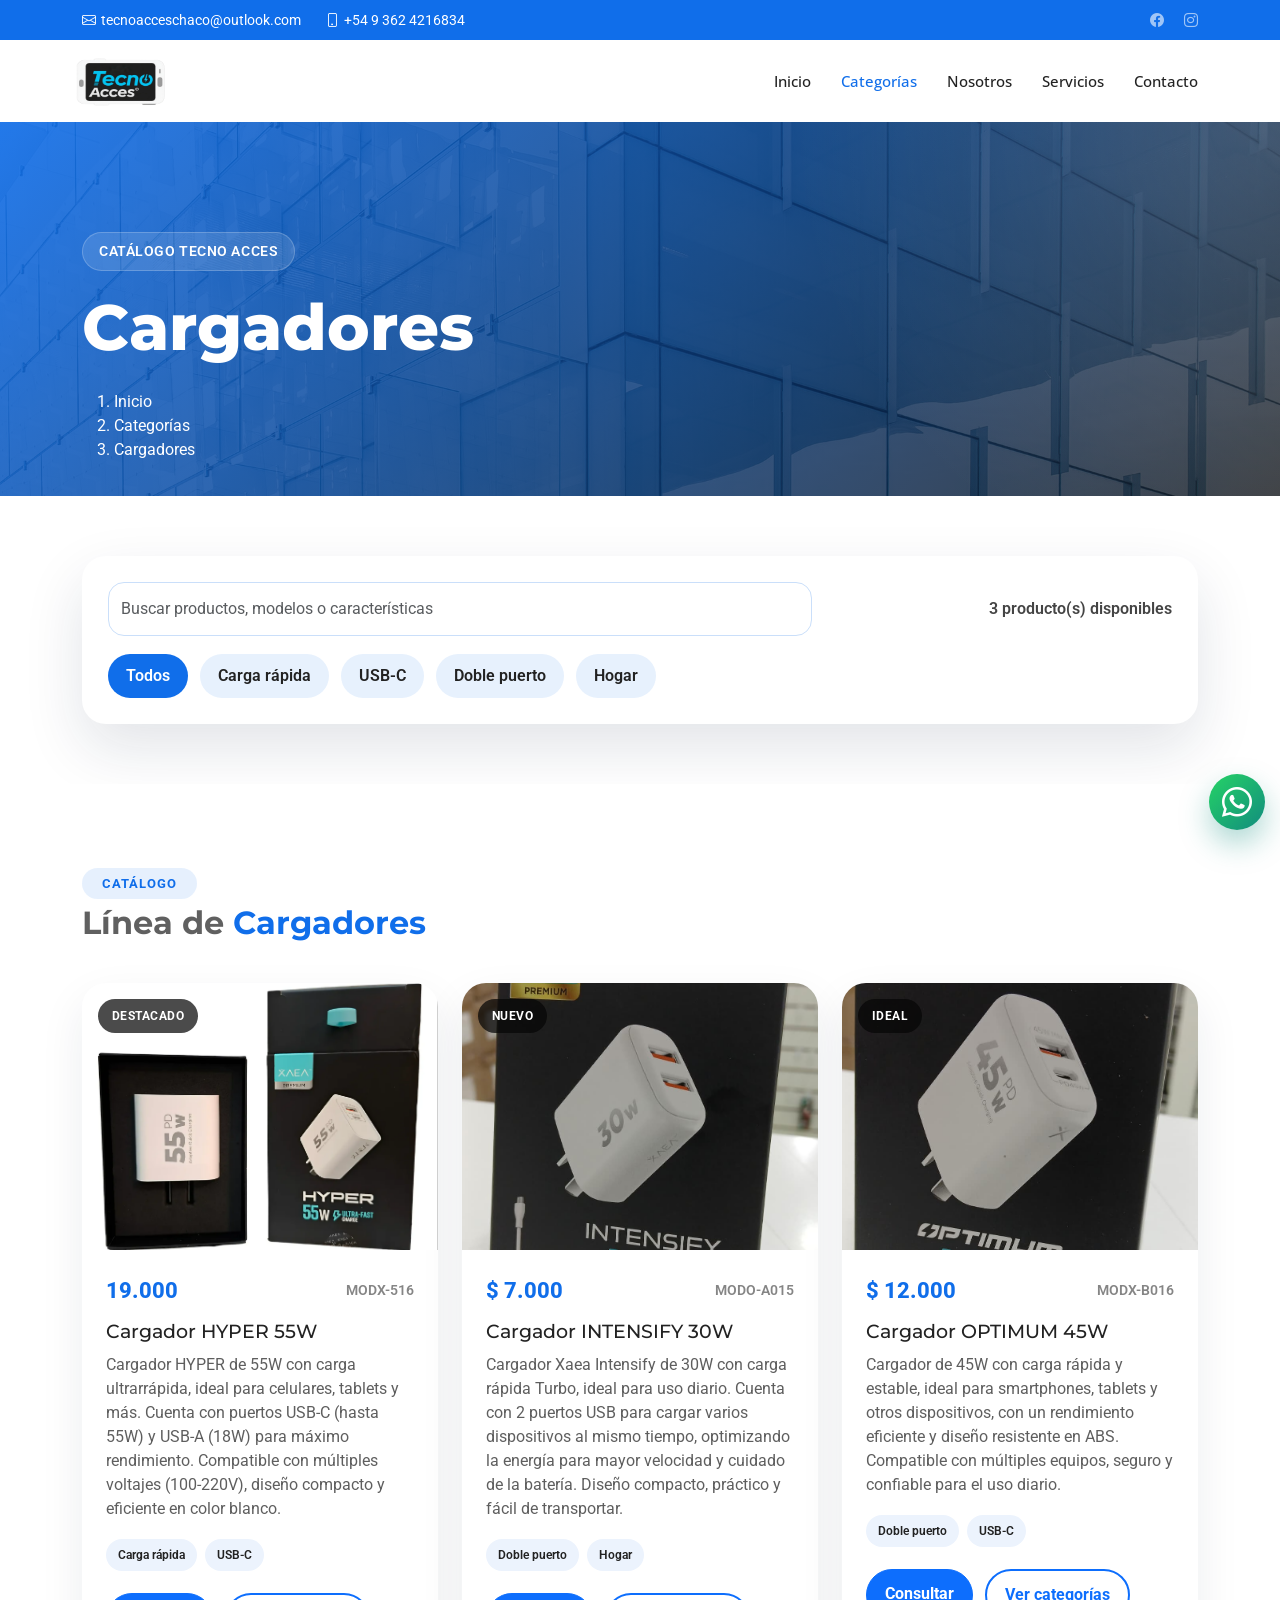
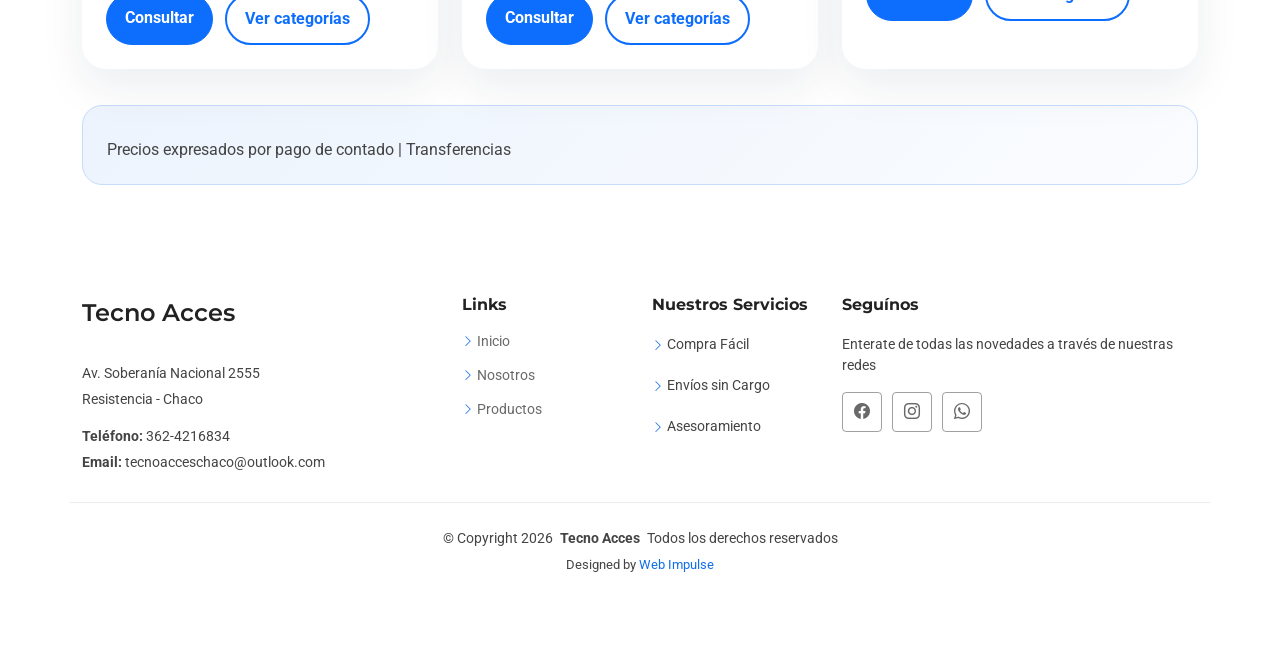
<file: categoria-cargadores.html>
<!DOCTYPE html>
<html lang="es-AR">

<head>
  <meta charset="utf-8">
  <meta content="width=device-width, initial-scale=1.0" name="viewport">
  <title>Cargadores | Tecno Acces</title>
  <meta name="description" content="Catálogo de cargadores de Tecno Acces. Encontrá modelos para auto, carga rápida y múltiples dispositivos.">
  <link href="assets/img/favicon-32x32.png" rel="icon">
  <link href="https://fonts.googleapis.com" rel="preconnect">
  <link href="https://fonts.gstatic.com" rel="preconnect" crossorigin>
  <link href="https://fonts.googleapis.com/css2?family=Roboto:ital,wght@0,100;0,300;0,400;0,500;0,700;0,900;1,100;1,300;1,400;1,500;1,700;1,900&family=Open+Sans:ital,wght@0,300;0,400;0,500;0,600;0,700;0,800;1,300;1,400;1,500;1,600;1,700;1,800&family=Montserrat:ital,wght@0,100;0,200;0,300;0,400;0,500;0,600;0,700;0,800;0,900;1,100;1,200;1,300;1,400;1,500;1,600;1,700;1,800;1,900&display=swap" rel="stylesheet">
  <link href="assets/vendor/bootstrap/css/bootstrap.min.css" rel="stylesheet">
  <link href="assets/vendor/bootstrap-icons/bootstrap-icons.css" rel="stylesheet">
  <link href="assets/vendor/aos/aos.css" rel="stylesheet">
  <link href="assets/css/main.css" rel="stylesheet">
  <link href="assets/css/category-shop.css" rel="stylesheet">
</head>

<body class="portfolio-details-page">

  <header id="header" class="header sticky-top">
    <div class="topbar d-flex align-items-center">
      <div class="container d-flex justify-content-center justify-content-md-between">
        <div class="contact-info d-flex align-items-center">
          <i class="bi bi-envelope d-flex align-items-center"><a href="mailto:tecnoacceschaco@outlook.com">tecnoacceschaco@outlook.com</a></i>
          <i class="bi bi-phone d-flex align-items-center ms-4"><span>+54 9 362 4216834</span></i>
        </div>
        <div class="social-links d-none d-md-flex align-items-center">
          <a href="https://www.facebook.com/" class="facebook" aria-label="Facebook de Tecno Acces" target="_blank" rel="noopener noreferrer"><i class="bi bi-facebook"></i></a>
          <a href="https://www.instagram.com/tecno.acces.chaco/" class="instagram" aria-label="Instagram de Tecno Acces" target="_blank" rel="noopener noreferrer"><i class="bi bi-instagram"></i></a>
        </div>
      </div>
    </div>

    <div class="branding d-flex align-items-cente">
      <div class="container position-relative d-flex align-items-center justify-content-between">
        <a href="index.html" class="logo d-flex align-items-center">
          <img src="assets/img/logo.png" alt="Logo de Tecno Acces">
        </a>

        <nav id="navmenu" class="navmenu">
          <ul>
            <li><a href="index.html#hero">Inicio</a></li>
            <li><a href="index.html#portfolio" class="active">Categorías</a></li>
            <li><a href="index.html#about">Nosotros</a></li>
            <li><a href="index.html#services">Servicios</a></li>
            <li><a href="index.html#contact">Contacto</a></li>
          </ul>
          <i class="mobile-nav-toggle d-xl-none bi bi-list"></i>
        </nav>
      </div>
    </div>
  </header>

  <main class="main">
    <section class="category-hero">
      <div class="container" data-aos="fade-up">
        <span class="category-kicker" data-category-kicker></span>
        <h1 data-category-title></h1>
        <p data-category-description></p>
        <nav class="breadcrumbs">
          <ol>
            <li><a href="index.html">Inicio</a></li>
            <li><a href="index.html#portfolio">Categorías</a></li>
            <li data-category-breadcrumb></li>
          </ol>
        </nav>
      </div>
    </section>

    <section class="category-toolbar">
      <div class="container">
        <div class="category-toolbar-card" data-aos="fade-up" data-aos-delay="100">
          <div class="row g-3 align-items-center">
            <div class="col-lg-8">
              <input type="search" class="form-control" data-product-search placeholder="Buscar productos, modelos o características">
            </div>
            <div class="col-lg-4">
              <p class="mb-0 fw-semibold text-lg-end" data-product-count></p>
            </div>
          </div>
          <div class="category-filters" data-category-filters></div>
        </div>
      </div>
    </section>

    <section class="section">
      <div class="container">
        <div class="category-summary" data-aos="fade-up">
          <div>
            <div class="section-title text-start pb-0">
              <h2>Catálogo</h2>
              <p><span>Línea de</span> <span class="description-title">Cargadores</span></p>
            </div>
          </div>
        </div>

        <div class="row gy-4 shop-grid" data-product-grid></div>

        <div class="admin-note" data-aos="fade-up" data-aos-delay="100">
          <h3></h3>
          <p data-admin-message></p>
        </div>
      </div>
    </section>
  </main>

  <footer id="footer" class="footer">
    <div class="container footer-top">
      <div class="row gy-4">
        <div class="col-lg-4 col-md-6 footer-about">
          <a href="index.html" class="d-flex align-items-center">
            <p><span>Tecno</span> <span class="description-title">Acces</span></p>
          </a>
          <div class="footer-contact pt-3">
            <p>Av. Soberanía Nacional 2555</p>
            <p>Resistencia - Chaco</p>
            <p class="mt-3"><strong>Teléfono:</strong> <span>362-4216834</span></p>
            <p><strong>Email:</strong> <span>tecnoacceschaco@outlook.com</span></p>
          </div>
        </div>
        <div class="col-lg-2 col-md-3 footer-links">
          <h4>Links</h4>
          <ul>
            <li><i class="bi bi-chevron-right"></i> <a href="index.html#hero">Inicio</a></li>
            <li><i class="bi bi-chevron-right"></i> <a href="index.html#about">Nosotros</a></li>
            <li><i class="bi bi-chevron-right"></i> <a href="index.html#portfolio">Productos</a></li>
          </ul>
        </div>
        <div class="col-lg-2 col-md-3 footer-links">
          <h4>Nuestros Servicios</h4>
          <ul>
            <li><i class="bi bi-chevron-right"></i>Compra Fácil</li>
            <li><i class="bi bi-chevron-right"></i>Envíos sin Cargo</li>
            <li><i class="bi bi-chevron-right"></i>Asesoramiento</li>
          </ul>
        </div>
        <div class="col-lg-4 col-md-12">
          <h4>Seguínos</h4>
          <p>Enterate de todas las novedades a través de nuestras redes</p>
          <div class="social-links d-flex">
            <a href="#"><i class="bi bi-facebook"></i></a>
            <a href="https://www.instagram.com/tecno.acces.chaco/"><i class="bi bi-instagram"></i></a>
            <a href="https://wa.link/xfzeci"><i class="bi bi-whatsapp"></i></a>
          </div>
        </div>
      </div>
    </div>
    <div class="container copyright text-center mt-4">
      <p>© <span>Copyright 2026</span> <strong class="px-1 sitename">Tecno Acces</strong> <span>Todos los derechos reservados</span></p>
      <div class="credits">Designed by <a href="https://webimpulse.vercel.app/">Web Impulse</a></div>
    </div>
  </footer>

  <a href="#" id="scroll-top" class="scroll-top d-flex align-items-center justify-content-center"><i class="bi bi-arrow-up-short"></i></a>
  <a href="https://wa.link/xfzeci" id="whatsapp-chat" class="whatsapp-chat d-flex align-items-center justify-content-center" target="_blank" rel="noopener noreferrer" aria-label="Abrir chat de WhatsApp con Tecno Acces">
    <i class="bi bi-whatsapp"></i>
  </a>
  <div id="preloader">
    <div></div>
    <div></div>
    <div></div>
    <div></div>
  </div>

  <script>
    window.categoryPageConfig = {
      title: "Cargadores",
      kicker: "Catálogo Tecno Acces",
      description: "",
      fallbackImage: "assets/img/masonry-portfolio/productoUno.png",
      whatsappNumber: "5493624216834",
      adminMessage: "Precios expresados por pago de contado | Transferencias",
      products: [
        {
          name: "Cargador HYPER 55W",
          price: "19.000",
          sku: "MODX-516",
          description: "Cargador HYPER de 55W con carga ultrarrápida, ideal para celulares, tablets y más. Cuenta con puertos USB-C (hasta 55W) y USB-A (18W) para máximo rendimiento. Compatible con múltiples voltajes (100-220V), diseño compacto y eficiente en color blanco.",
          image: "assets/img/productos/Cargadores/cargador55w.png",
          badge: "Destacado",
          tags: ["Carga rápida", "USB-C"]
        },
        {
          name: "Cargador INTENSIFY 30W",
          price: "$ 7.000",
          sku: "MODO-A015",
          description: "Cargador Xaea Intensify de 30W con carga rápida Turbo, ideal para uso diario. Cuenta con 2 puertos USB para cargar varios dispositivos al mismo tiempo, optimizando la energía para mayor velocidad y cuidado de la batería. Diseño compacto, práctico y fácil de transportar.",
          image: "assets/img/productos/Cargadores/cargador30W.jpeg",
          badge: "Nuevo",
          tags: ["Doble puerto", "Hogar"]
        },
        {
          name: "Cargador OPTIMUM 45W",
          price: "$ 12.000",
          sku: "MODX-B016",
          description: "Cargador de 45W con carga rápida y estable, ideal para smartphones, tablets y otros dispositivos, con un rendimiento eficiente y diseño resistente en ABS. Compatible con múltiples equipos, seguro y confiable para el uso diario.",
          image: "assets/img/productos/Cargadores/cargador45W.jpeg",
          badge: "Ideal",
          tags: ["Doble puerto", "USB-C"]
        }
      ]
    };
  </script>
  <script src="assets/vendor/bootstrap/js/bootstrap.bundle.min.js"></script>
  <script src="assets/vendor/aos/aos.js"></script>
  <script src="assets/vendor/glightbox/js/glightbox.min.js"></script>
  <script src="assets/vendor/waypoints/noframework.waypoints.js"></script>
  <script src="assets/vendor/purecounter/purecounter_vanilla.js"></script>
  <script src="assets/vendor/swiper/swiper-bundle.min.js"></script>
  <script src="assets/vendor/imagesloaded/imagesloaded.pkgd.min.js"></script>
  <script src="assets/vendor/isotope-layout/isotope.pkgd.min.js"></script>
  <script src="assets/js/main.js"></script>
  <script src="assets/js/category-shop.js"></script>
</body>

</html>
</file>
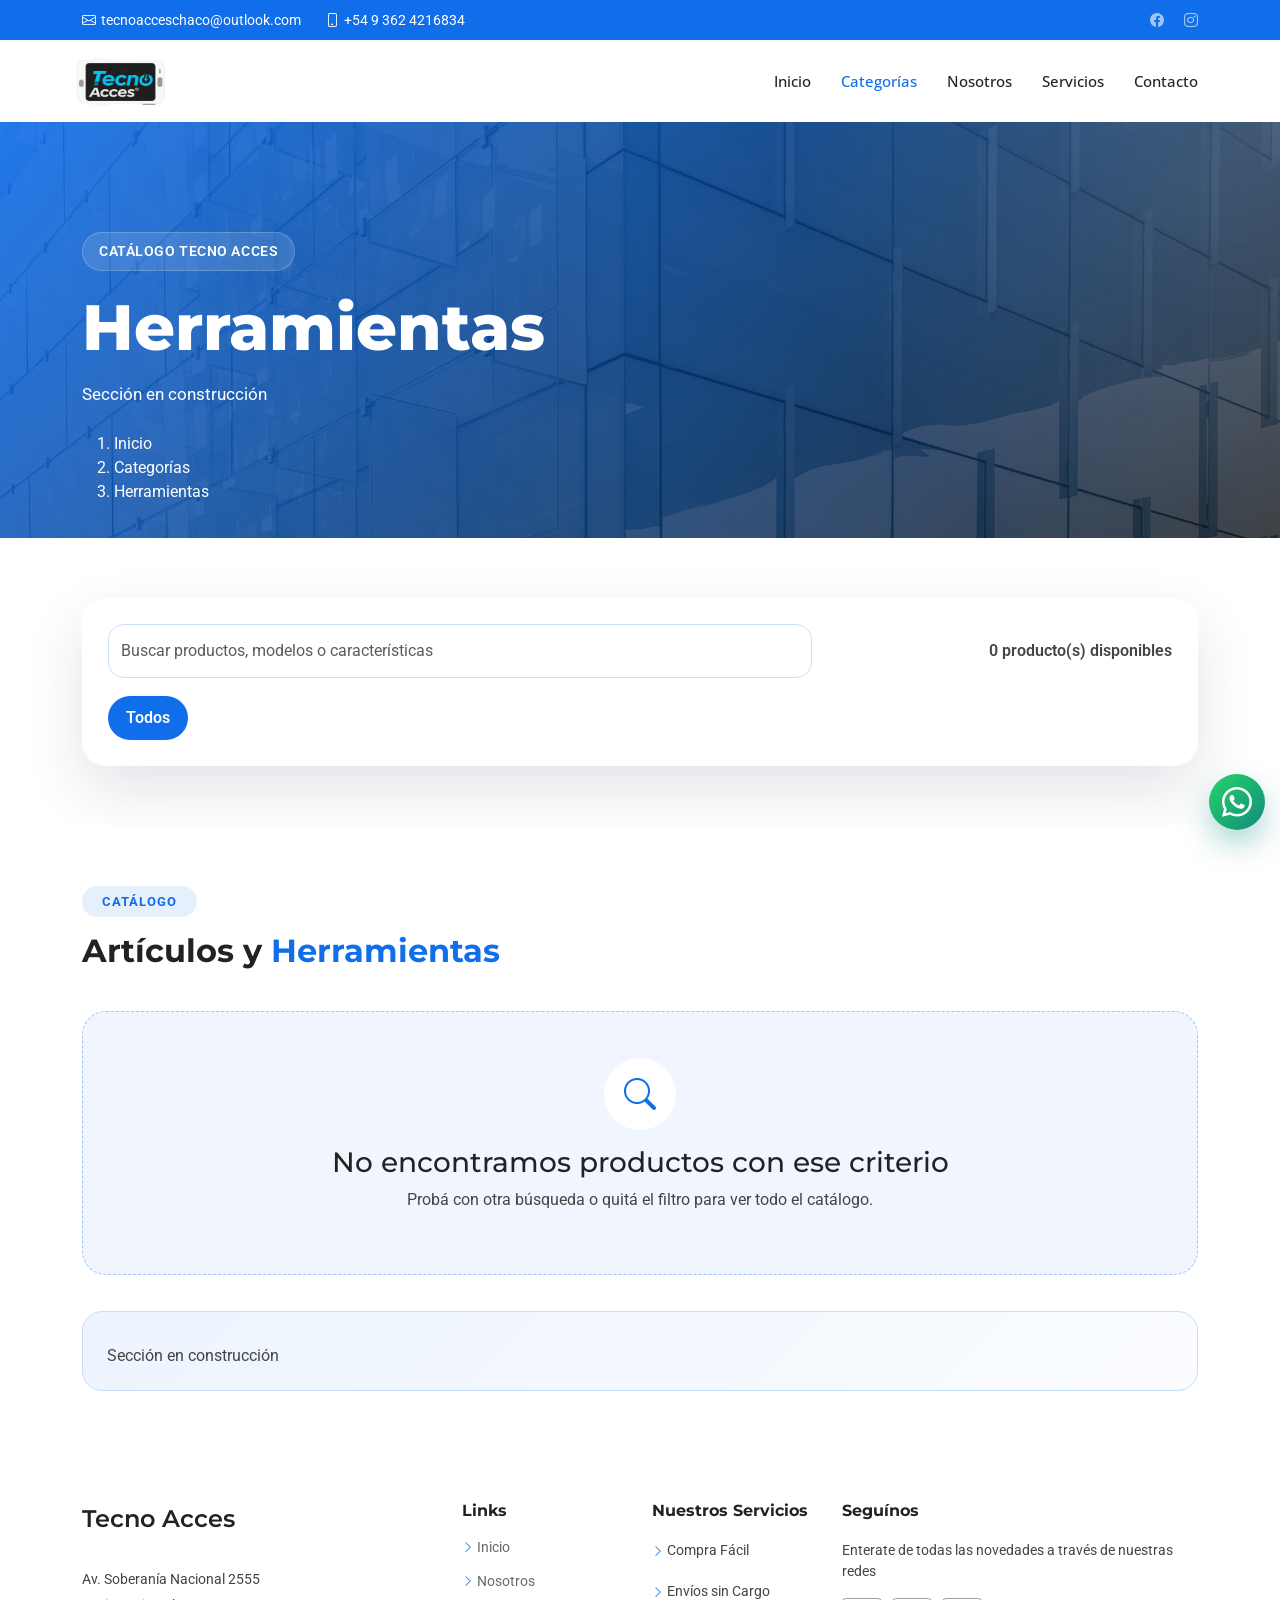
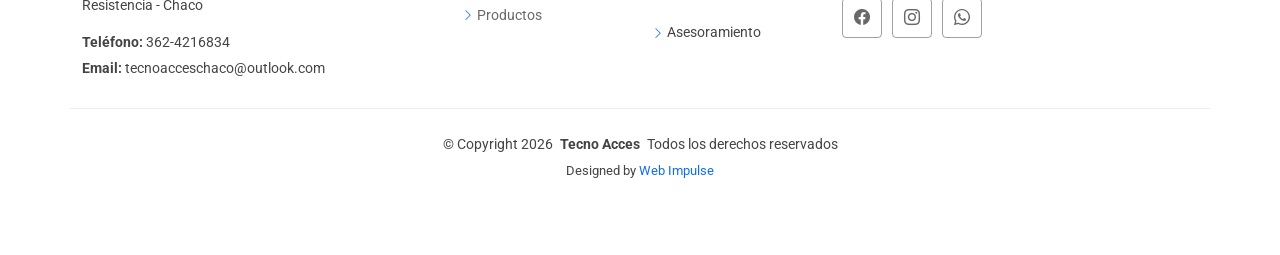
<file: categoria-herramientas.html>
<!DOCTYPE html>
<html lang="es-AR">
<head>
  <meta charset="utf-8">
  <meta content="width=device-width, initial-scale=1.0" name="viewport">
  <title>Herramientas | Tecno Acces</title>
  <meta name="description" content="Catálogo de herramientas de Tecno Acces listo para agregar kits, insumos y artículos técnicos.">
  <link href="assets/img/favicon-32x32.png" rel="icon">
  <link href="https://fonts.googleapis.com" rel="preconnect">
  <link href="https://fonts.gstatic.com" rel="preconnect" crossorigin>
  <link href="https://fonts.googleapis.com/css2?family=Roboto:ital,wght@0,100;0,300;0,400;0,500;0,700;0,900;1,100;1,300;1,400;1,500;1,700;1,900&family=Open+Sans:ital,wght@0,300;0,400;0,500;0,600;0,700;0,800;1,300;1,400;1,500;1,600;1,700;1,800&family=Montserrat:ital,wght@0,100;0,200;0,300;0,400;0,500;0,600;0,700;0,800;0,900;1,100;1,200;1,300;1,400;1,500;1,600;1,700;1,800;1,900&display=swap" rel="stylesheet">
  <link href="assets/vendor/bootstrap/css/bootstrap.min.css" rel="stylesheet">
  <link href="assets/vendor/bootstrap-icons/bootstrap-icons.css" rel="stylesheet">
  <link href="assets/vendor/aos/aos.css" rel="stylesheet">
  <link href="assets/css/main.css" rel="stylesheet">
  <link href="assets/css/category-shop.css" rel="stylesheet">
</head>
<body class="portfolio-details-page">
  <header id="header" class="header sticky-top">
    <div class="topbar d-flex align-items-center"><div class="container d-flex justify-content-center justify-content-md-between"><div class="contact-info d-flex align-items-center"><i class="bi bi-envelope d-flex align-items-center"><a href="mailto:tecnoacceschaco@outlook.com">tecnoacceschaco@outlook.com</a></i><i class="bi bi-phone d-flex align-items-center ms-4"><span>+54 9 362 4216834</span></i></div><div class="social-links d-none d-md-flex align-items-center"><a href="https://www.facebook.com/" class="facebook" target="_blank" rel="noopener noreferrer"><i class="bi bi-facebook"></i></a><a href="https://www.instagram.com/tecno.acces.chaco/" class="instagram" target="_blank" rel="noopener noreferrer"><i class="bi bi-instagram"></i></a></div></div></div>
    <div class="branding d-flex align-items-cente"><div class="container position-relative d-flex align-items-center justify-content-between"><a href="index.html" class="logo d-flex align-items-center"><img src="assets/img/logo.png" alt="Logo de Tecno Acces"></a><nav id="navmenu" class="navmenu"><ul><li><a href="index.html#hero">Inicio</a></li><li><a href="index.html#portfolio" class="active">Categorías</a></li><li><a href="index.html#about">Nosotros</a></li><li><a href="index.html#services">Servicios</a></li><li><a href="index.html#contact">Contacto</a></li></ul><i class="mobile-nav-toggle d-xl-none bi bi-list"></i></nav></div></div>
  </header>
  <main class="main">
    <section class="category-hero"><div class="container" data-aos="fade-up"><span class="category-kicker" data-category-kicker></span><h1 data-category-title></h1><p data-category-description></p><nav class="breadcrumbs"><ol><li><a href="index.html">Inicio</a></li><li><a href="index.html#portfolio">Categorías</a></li><li data-category-breadcrumb></li></ol></nav></div></section>
    <section class="category-toolbar"><div class="container"><div class="category-toolbar-card" data-aos="fade-up" data-aos-delay="100"><div class="row g-3 align-items-center"><div class="col-lg-8"><input type="search" class="form-control" data-product-search placeholder="Buscar productos, modelos o características"></div><div class="col-lg-4"><p class="mb-0 fw-semibold text-lg-end" data-product-count></p></div></div><div class="category-filters" data-category-filters></div></div></div></section>
    <section class="section"><div class="container"><div class="section-title text-start pb-0" data-aos="fade-up"><h2>Catálogo</h2><p><span>Artículos y</span> <span class="description-title">Herramientas</span></p></div><div class="row gy-4 shop-grid" data-product-grid></div><div class="admin-note" data-aos="fade-up" data-aos-delay="100"><h3></h3><p data-admin-message></p></div></div></section>
  </main>
  <footer id="footer" class="footer"><div class="container footer-top"><div class="row gy-4"><div class="col-lg-4 col-md-6 footer-about"><a href="index.html" class="d-flex align-items-center"><p><span>Tecno</span> <span class="description-title">Acces</span></p></a><div class="footer-contact pt-3"><p>Av. Soberanía Nacional 2555</p><p>Resistencia - Chaco</p><p class="mt-3"><strong>Teléfono:</strong> <span>362-4216834</span></p><p><strong>Email:</strong> <span>tecnoacceschaco@outlook.com</span></p></div></div><div class="col-lg-2 col-md-3 footer-links"><h4>Links</h4><ul><li><i class="bi bi-chevron-right"></i> <a href="index.html#hero">Inicio</a></li><li><i class="bi bi-chevron-right"></i> <a href="index.html#about">Nosotros</a></li><li><i class="bi bi-chevron-right"></i> <a href="index.html#portfolio">Productos</a></li></ul></div><div class="col-lg-2 col-md-3 footer-links"><h4>Nuestros Servicios</h4><ul><li><i class="bi bi-chevron-right"></i>Compra Fácil</li><li><i class="bi bi-chevron-right"></i>Envíos sin Cargo</li><li><i class="bi bi-chevron-right"></i>Asesoramiento</li></ul></div><div class="col-lg-4 col-md-12"><h4>Seguínos</h4><p>Enterate de todas las novedades a través de nuestras redes</p><div class="social-links d-flex"><a href="#"><i class="bi bi-facebook"></i></a><a href="https://www.instagram.com/tecno.acces.chaco/"><i class="bi bi-instagram"></i></a><a href="https://wa.link/xfzeci"><i class="bi bi-whatsapp"></i></a></div></div></div></div><div class="container copyright text-center mt-4"><p>© <span>Copyright 2026</span> <strong class="px-1 sitename">Tecno Acces</strong> <span>Todos los derechos reservados</span></p><div class="credits">Designed by <a href="https://webimpulse.vercel.app/">Web Impulse</a></div></div></footer>
  <a href="#" id="scroll-top" class="scroll-top d-flex align-items-center justify-content-center"><i class="bi bi-arrow-up-short"></i></a>
  <a href="https://wa.link/xfzeci" id="whatsapp-chat" class="whatsapp-chat d-flex align-items-center justify-content-center" target="_blank" rel="noopener noreferrer"><i class="bi bi-whatsapp"></i></a>
  <div id="preloader"><div></div><div></div><div></div><div></div></div>
  <script>
    window.categoryPageConfig = {
      title: "Herramientas",
      kicker: "Catálogo Tecno Acces",
      description: "Sección en construcción",
      fallbackImage: "assets/img/masonry-portfolio/productoNueve.png",
      whatsappNumber: "5493624216834",
      adminMessage: "Sección en construcción",
      products: [
        
    ]
  
    };
  </script>
  <script src="assets/vendor/bootstrap/js/bootstrap.bundle.min.js"></script>
  <script src="assets/vendor/aos/aos.js"></script>
  <script src="assets/vendor/glightbox/js/glightbox.min.js"></script>
  <script src="assets/vendor/waypoints/noframework.waypoints.js"></script>
  <script src="assets/vendor/purecounter/purecounter_vanilla.js"></script>
  <script src="assets/vendor/swiper/swiper-bundle.min.js"></script>
  <script src="assets/vendor/imagesloaded/imagesloaded.pkgd.min.js"></script>
  <script src="assets/vendor/isotope-layout/isotope.pkgd.min.js"></script>
  <script src="assets/js/main.js"></script>
  <script src="assets/js/category-shop.js"></script>
</body>
</html>
</file>
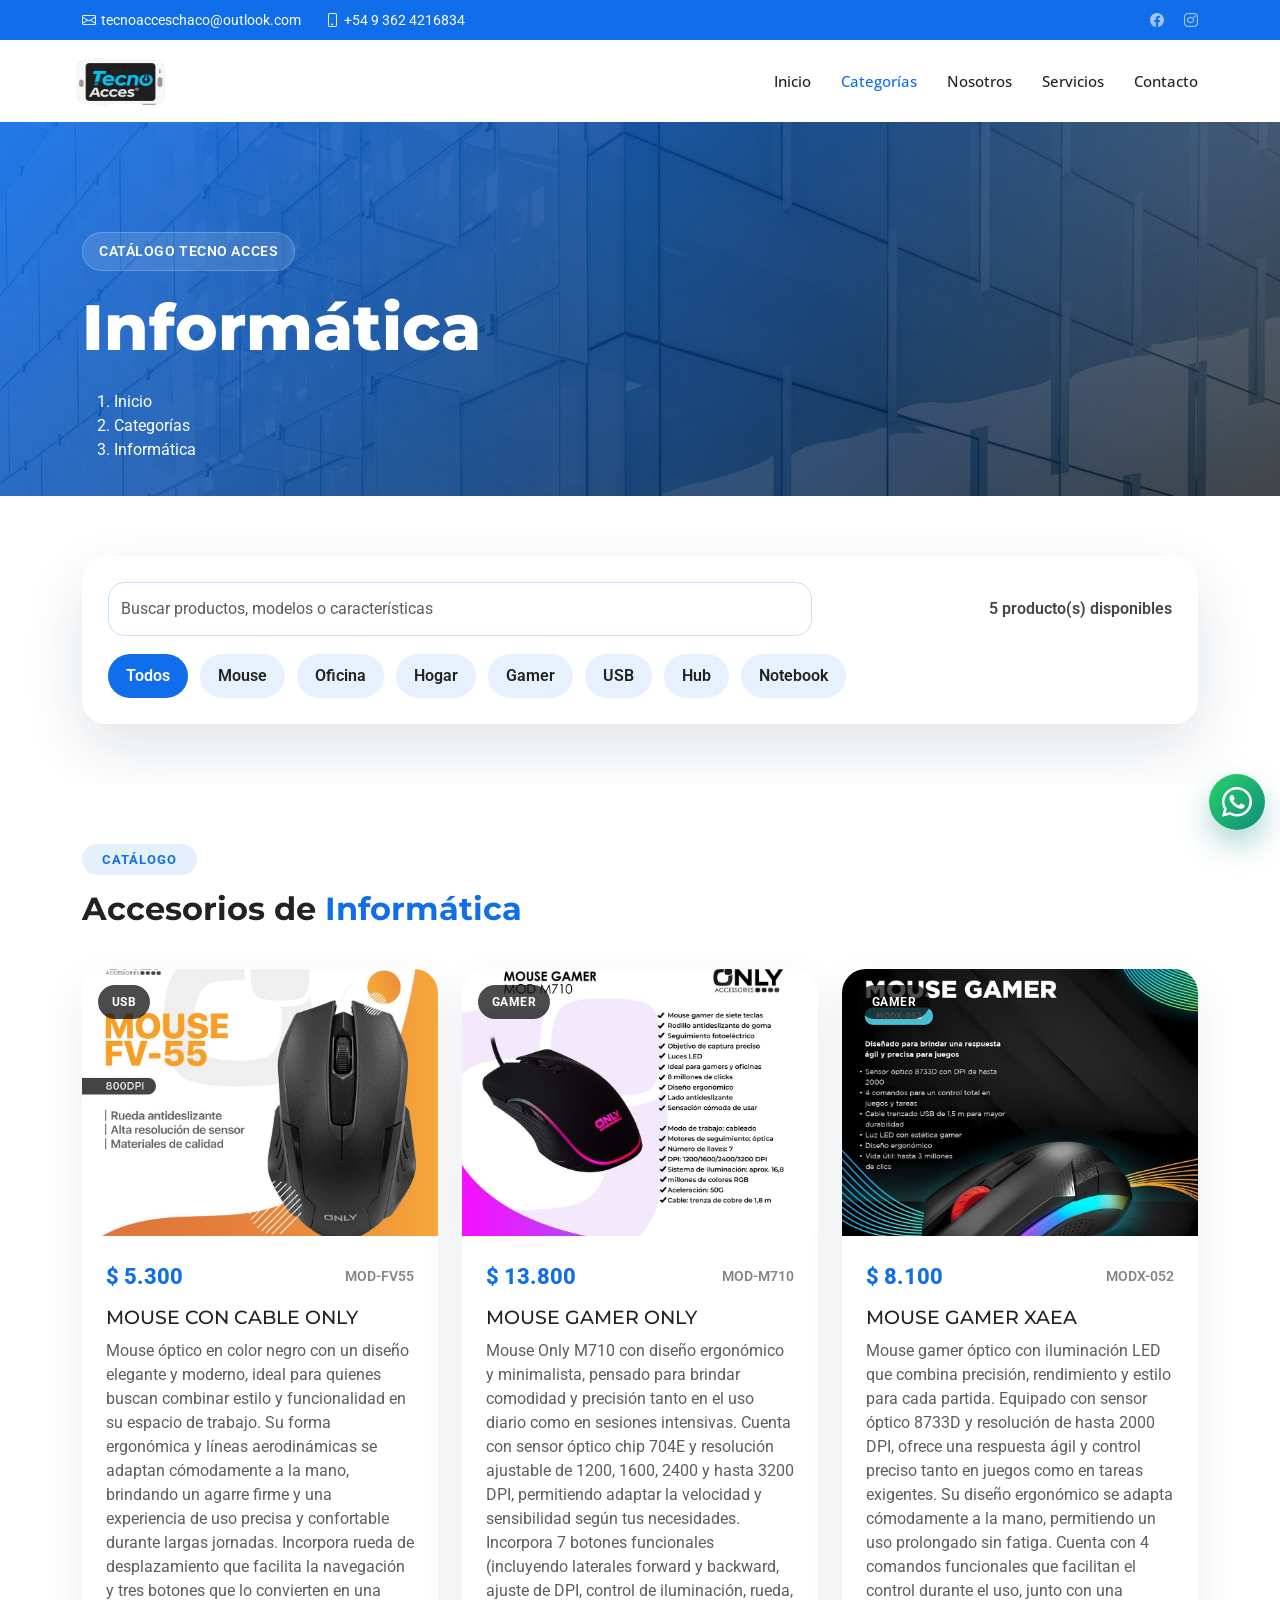
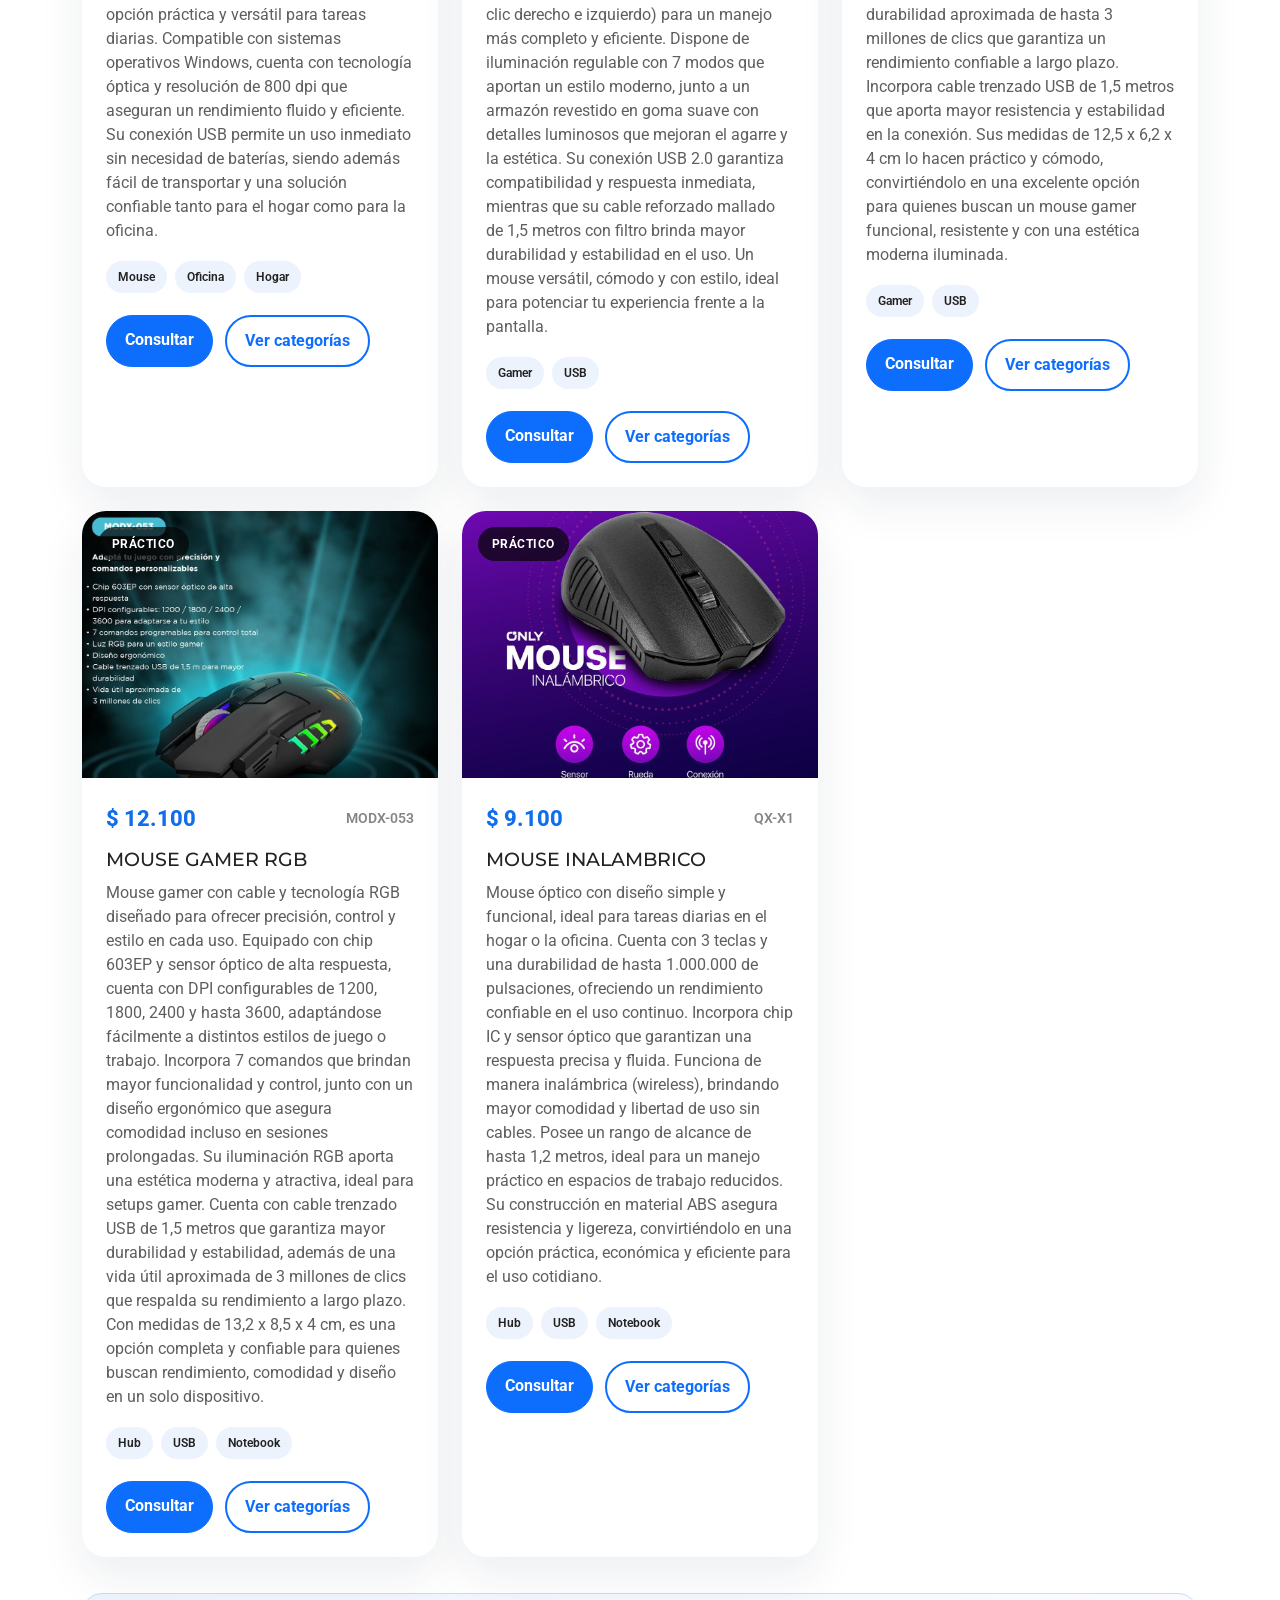
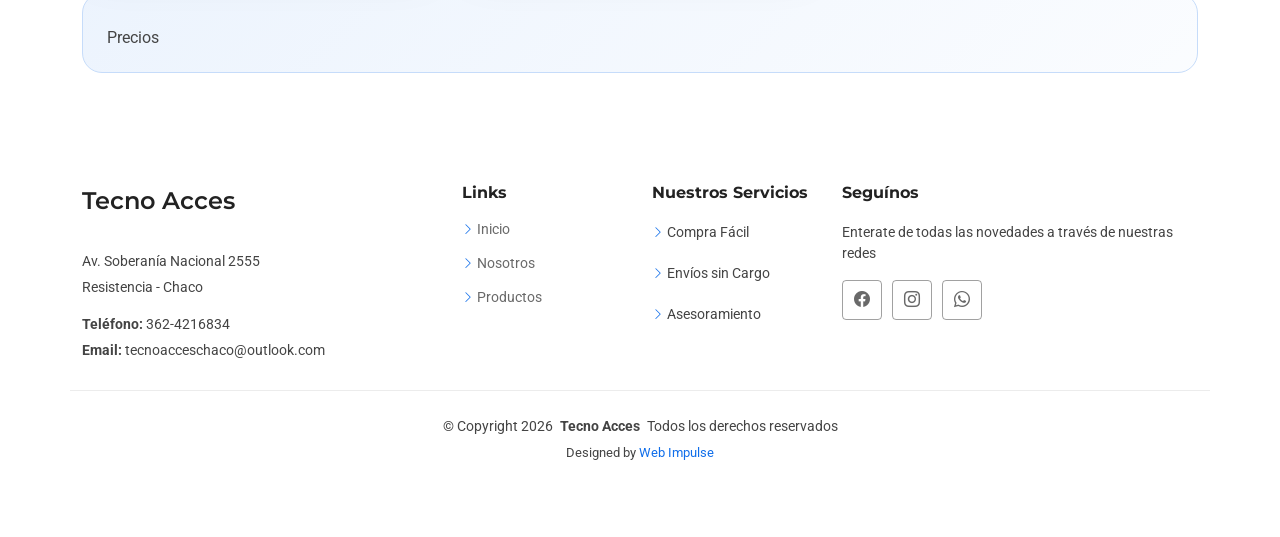
<file: categoria-informatica.html>
<!DOCTYPE html>
<html lang="es-AR">
<head>
  <meta charset="utf-8">
  <meta content="width=device-width, initial-scale=1.0" name="viewport">
  <title>Informática | Tecno Acces</title>
  <meta name="description" content="Catálogo de informática de Tecno Acces listo para cargar periféricos, almacenamiento y accesorios.">
  <link href="assets/img/favicon-32x32.png" rel="icon">
  <link href="https://fonts.googleapis.com" rel="preconnect">
  <link href="https://fonts.gstatic.com" rel="preconnect" crossorigin>
  <link href="https://fonts.googleapis.com/css2?family=Roboto:ital,wght@0,100;0,300;0,400;0,500;0,700;0,900;1,100;1,300;1,400;1,500;1,700;1,900&family=Open+Sans:ital,wght@0,300;0,400;0,500;0,600;0,700;0,800;1,300;1,400;1,500;1,600;1,700;1,800&family=Montserrat:ital,wght@0,100;0,200;0,300;0,400;0,500;0,600;0,700;0,800;0,900;1,100;1,200;1,300;1,400;1,500;1,600;1,700;1,800;1,900&display=swap" rel="stylesheet">
  <link href="assets/vendor/bootstrap/css/bootstrap.min.css" rel="stylesheet">
  <link href="assets/vendor/bootstrap-icons/bootstrap-icons.css" rel="stylesheet">
  <link href="assets/vendor/aos/aos.css" rel="stylesheet">
  <link href="assets/css/main.css" rel="stylesheet">
  <link href="assets/css/category-shop.css" rel="stylesheet">
</head>
<body class="portfolio-details-page">
  <header id="header" class="header sticky-top">
    <div class="topbar d-flex align-items-center"><div class="container d-flex justify-content-center justify-content-md-between"><div class="contact-info d-flex align-items-center"><i class="bi bi-envelope d-flex align-items-center"><a href="mailto:tecnoacceschaco@outlook.com">tecnoacceschaco@outlook.com</a></i><i class="bi bi-phone d-flex align-items-center ms-4"><span>+54 9 362 4216834</span></i></div><div class="social-links d-none d-md-flex align-items-center"><a href="https://www.facebook.com/" class="facebook" target="_blank" rel="noopener noreferrer"><i class="bi bi-facebook"></i></a><a href="https://www.instagram.com/tecno.acces.chaco/" class="instagram" target="_blank" rel="noopener noreferrer"><i class="bi bi-instagram"></i></a></div></div></div>
    <div class="branding d-flex align-items-cente"><div class="container position-relative d-flex align-items-center justify-content-between"><a href="index.html" class="logo d-flex align-items-center"><img src="assets/img/logo.png" alt="Logo de Tecno Acces"></a><nav id="navmenu" class="navmenu"><ul><li><a href="index.html#hero">Inicio</a></li><li><a href="index.html#portfolio" class="active">Categorías</a></li><li><a href="index.html#about">Nosotros</a></li><li><a href="index.html#services">Servicios</a></li><li><a href="index.html#contact">Contacto</a></li></ul><i class="mobile-nav-toggle d-xl-none bi bi-list"></i></nav></div></div>
  </header>
  <main class="main">
    <section class="category-hero"><div class="container" data-aos="fade-up"><span class="category-kicker" data-category-kicker></span><h1 data-category-title></h1><p data-category-description></p><nav class="breadcrumbs"><ol><li><a href="index.html">Inicio</a></li><li><a href="index.html#portfolio">Categorías</a></li><li data-category-breadcrumb></li></ol></nav></div></section>
    <section class="category-toolbar"><div class="container"><div class="category-toolbar-card" data-aos="fade-up" data-aos-delay="100"><div class="row g-3 align-items-center"><div class="col-lg-8"><input type="search" class="form-control" data-product-search placeholder="Buscar productos, modelos o características"></div><div class="col-lg-4"><p class="mb-0 fw-semibold text-lg-end" data-product-count></p></div></div><div class="category-filters" data-category-filters></div></div></div></section>
    <section class="section"><div class="container"><div class="section-title text-start pb-0" data-aos="fade-up"><h2>Catálogo</h2><p><span>Accesorios de</span> <span class="description-title">Informática</span></p></div><div class="row gy-4 shop-grid" data-product-grid></div><div class="admin-note" data-aos="fade-up" data-aos-delay="100"><h3></h3><p data-admin-message></p></div></div></section>
  </main>
  <footer id="footer" class="footer"><div class="container footer-top"><div class="row gy-4"><div class="col-lg-4 col-md-6 footer-about"><a href="index.html" class="d-flex align-items-center"><p><span>Tecno</span> <span class="description-title">Acces</span></p></a><div class="footer-contact pt-3"><p>Av. Soberanía Nacional 2555</p><p>Resistencia - Chaco</p><p class="mt-3"><strong>Teléfono:</strong> <span>362-4216834</span></p><p><strong>Email:</strong> <span>tecnoacceschaco@outlook.com</span></p></div></div><div class="col-lg-2 col-md-3 footer-links"><h4>Links</h4><ul><li><i class="bi bi-chevron-right"></i> <a href="index.html#hero">Inicio</a></li><li><i class="bi bi-chevron-right"></i> <a href="index.html#about">Nosotros</a></li><li><i class="bi bi-chevron-right"></i> <a href="index.html#portfolio">Productos</a></li></ul></div><div class="col-lg-2 col-md-3 footer-links"><h4>Nuestros Servicios</h4><ul><li><i class="bi bi-chevron-right"></i>Compra Fácil</li><li><i class="bi bi-chevron-right"></i>Envíos sin Cargo</li><li><i class="bi bi-chevron-right"></i>Asesoramiento</li></ul></div><div class="col-lg-4 col-md-12"><h4>Seguínos</h4><p>Enterate de todas las novedades a través de nuestras redes</p><div class="social-links d-flex"><a href="#"><i class="bi bi-facebook"></i></a><a href="https://www.instagram.com/tecno.acces.chaco/"><i class="bi bi-instagram"></i></a><a href="https://wa.link/xfzeci"><i class="bi bi-whatsapp"></i></a></div></div></div></div><div class="container copyright text-center mt-4"><p>© <span>Copyright 2026</span> <strong class="px-1 sitename">Tecno Acces</strong> <span>Todos los derechos reservados</span></p><div class="credits">Designed by <a href="https://webimpulse.vercel.app/">Web Impulse</a></div></div></footer>
  <a href="#" id="scroll-top" class="scroll-top d-flex align-items-center justify-content-center"><i class="bi bi-arrow-up-short"></i></a>
  <a href="https://wa.link/xfzeci" id="whatsapp-chat" class="whatsapp-chat d-flex align-items-center justify-content-center" target="_blank" rel="noopener noreferrer"><i class="bi bi-whatsapp"></i></a>
  <div id="preloader"><div></div><div></div><div></div><div></div></div>
  <script>
    window.categoryPageConfig = {
      title: "Informática",
      kicker: "Catálogo Tecno Acces",
      description: "",
      fallbackImage: "assets/img/masonry-portfolio/productoCuatro.png",
      whatsappNumber: "5493624216834",
      adminMessage: "Precios",
      products: [
        { name: "MOUSE CON CABLE ONLY ", price: "$ 5.300", sku: "MOD-FV55 ", description: "Mouse óptico en color negro con un diseño elegante y moderno, ideal para quienes buscan combinar estilo y funcionalidad en su espacio de trabajo. Su forma ergonómica y líneas aerodinámicas se adaptan cómodamente a la mano, brindando un agarre firme y una experiencia de uso precisa y confortable durante largas jornadas. Incorpora rueda de desplazamiento que facilita la navegación y tres botones que lo convierten en una opción práctica y versátil para tareas diarias. Compatible con sistemas operativos Windows, cuenta con tecnología óptica y resolución de 800 dpi que aseguran un rendimiento fluido y eficiente. Su conexión USB permite un uso inmediato sin necesidad de baterías, siendo además fácil de transportar y una solución confiable tanto para el hogar como para la oficina.", image: "assets/img/productos/Informática/mouseConCable.jpg", badge: "USB", tags: ["Mouse", "Oficina", "Hogar"] },
        { name: "MOUSE GAMER ONLY ", price: "$ 13.800", sku: "MOD-M710", description: "Mouse Only M710 con diseño ergonómico y minimalista, pensado para brindar comodidad y precisión tanto en el uso diario como en sesiones intensivas. Cuenta con sensor óptico chip 704E y resolución ajustable de 1200, 1600, 2400 y hasta 3200 DPI, permitiendo adaptar la velocidad y sensibilidad según tus necesidades. Incorpora 7 botones funcionales (incluyendo laterales forward y backward, ajuste de DPI, control de iluminación, rueda, clic derecho e izquierdo) para un manejo más completo y eficiente. Dispone de iluminación regulable con 7 modos que aportan un estilo moderno, junto a un armazón revestido en goma suave con detalles luminosos que mejoran el agarre y la estética. Su conexión USB 2.0 garantiza compatibilidad y respuesta inmediata, mientras que su cable reforzado mallado de 1,5 metros con filtro brinda mayor durabilidad y estabilidad en el uso. Un mouse versátil, cómodo y con estilo, ideal para potenciar tu experiencia frente a la pantalla.", image: "assets/img/productos/Informática/mouseCableDos.jpg", badge: "Gamer", tags: ["Gamer", "USB"] },
        { name: "MOUSE GAMER XAEA", price: "$ 8.100", sku: "MODX-052", description: "Mouse gamer óptico con iluminación LED que combina precisión, rendimiento y estilo para cada partida. Equipado con sensor óptico 8733D y resolución de hasta 2000 DPI, ofrece una respuesta ágil y control preciso tanto en juegos como en tareas exigentes. Su diseño ergonómico se adapta cómodamente a la mano, permitiendo un uso prolongado sin fatiga. Cuenta con 4 comandos funcionales que facilitan el control durante el uso, junto con una durabilidad aproximada de hasta 3 millones de clics que garantiza un rendimiento confiable a largo plazo. Incorpora cable trenzado USB de 1,5 metros que aporta mayor resistencia y estabilidad en la conexión. Sus medidas de 12,5 x 6,2 x 4 cm lo hacen práctico y cómodo, convirtiéndolo en una excelente opción para quienes buscan un mouse gamer funcional, resistente y con una estética moderna iluminada.", image: "assets/img/productos/Informática/mouseGamerXaea.jpg", badge: "Gamer", tags: ["Gamer", "USB"] },
        { name: "MOUSE GAMER RGB", price: "$ 12.100", sku: "MODX-053", description: "Mouse gamer con cable y tecnología RGB diseñado para ofrecer precisión, control y estilo en cada uso. Equipado con chip 603EP y sensor óptico de alta respuesta, cuenta con DPI configurables de 1200, 1800, 2400 y hasta 3600, adaptándose fácilmente a distintos estilos de juego o trabajo. Incorpora 7 comandos que brindan mayor funcionalidad y control, junto con un diseño ergonómico que asegura comodidad incluso en sesiones prolongadas. Su iluminación RGB aporta una estética moderna y atractiva, ideal para setups gamer. Cuenta con cable trenzado USB de 1,5 metros que garantiza mayor durabilidad y estabilidad, además de una vida útil aproximada de 3 millones de clics que respalda su rendimiento a largo plazo. Con medidas de 13,2 x 8,5 x 4 cm, es una opción completa y confiable para quienes buscan rendimiento, comodidad y diseño en un solo dispositivo.", image: "assets/img/productos/Informática/mouseGamerRgb.jpg", badge: "Práctico", tags: ["Hub", "USB", "Notebook"] },
        { name: "MOUSE INALAMBRICO", price: "$ 9.100", sku: "QX-X1", description: "Mouse óptico con diseño simple y funcional, ideal para tareas diarias en el hogar o la oficina. Cuenta con 3 teclas y una durabilidad de hasta 1.000.000 de pulsaciones, ofreciendo un rendimiento confiable en el uso continuo. Incorpora chip IC y sensor óptico que garantizan una respuesta precisa y fluida. Funciona de manera inalámbrica (wireless), brindando mayor comodidad y libertad de uso sin cables. Posee un rango de alcance de hasta 1,2 metros, ideal para un manejo práctico en espacios de trabajo reducidos. Su construcción en material ABS asegura resistencia y ligereza, convirtiéndolo en una opción práctica, económica y eficiente para el uso cotidiano.", image: "assets/img/productos/Informática/mouseInalambricoOnly.jpg", badge: "Práctico", tags: ["Hub", "USB", "Notebook"] }
      ]
    };
  </script>
  <script src="assets/vendor/bootstrap/js/bootstrap.bundle.min.js"></script>
  <script src="assets/vendor/aos/aos.js"></script>
  <script src="assets/vendor/glightbox/js/glightbox.min.js"></script>
  <script src="assets/vendor/waypoints/noframework.waypoints.js"></script>
  <script src="assets/vendor/purecounter/purecounter_vanilla.js"></script>
  <script src="assets/vendor/swiper/swiper-bundle.min.js"></script>
  <script src="assets/vendor/imagesloaded/imagesloaded.pkgd.min.js"></script>
  <script src="assets/vendor/isotope-layout/isotope.pkgd.min.js"></script>
  <script src="assets/js/main.js"></script>
  <script src="assets/js/category-shop.js"></script>
</body>
</html>
</file>
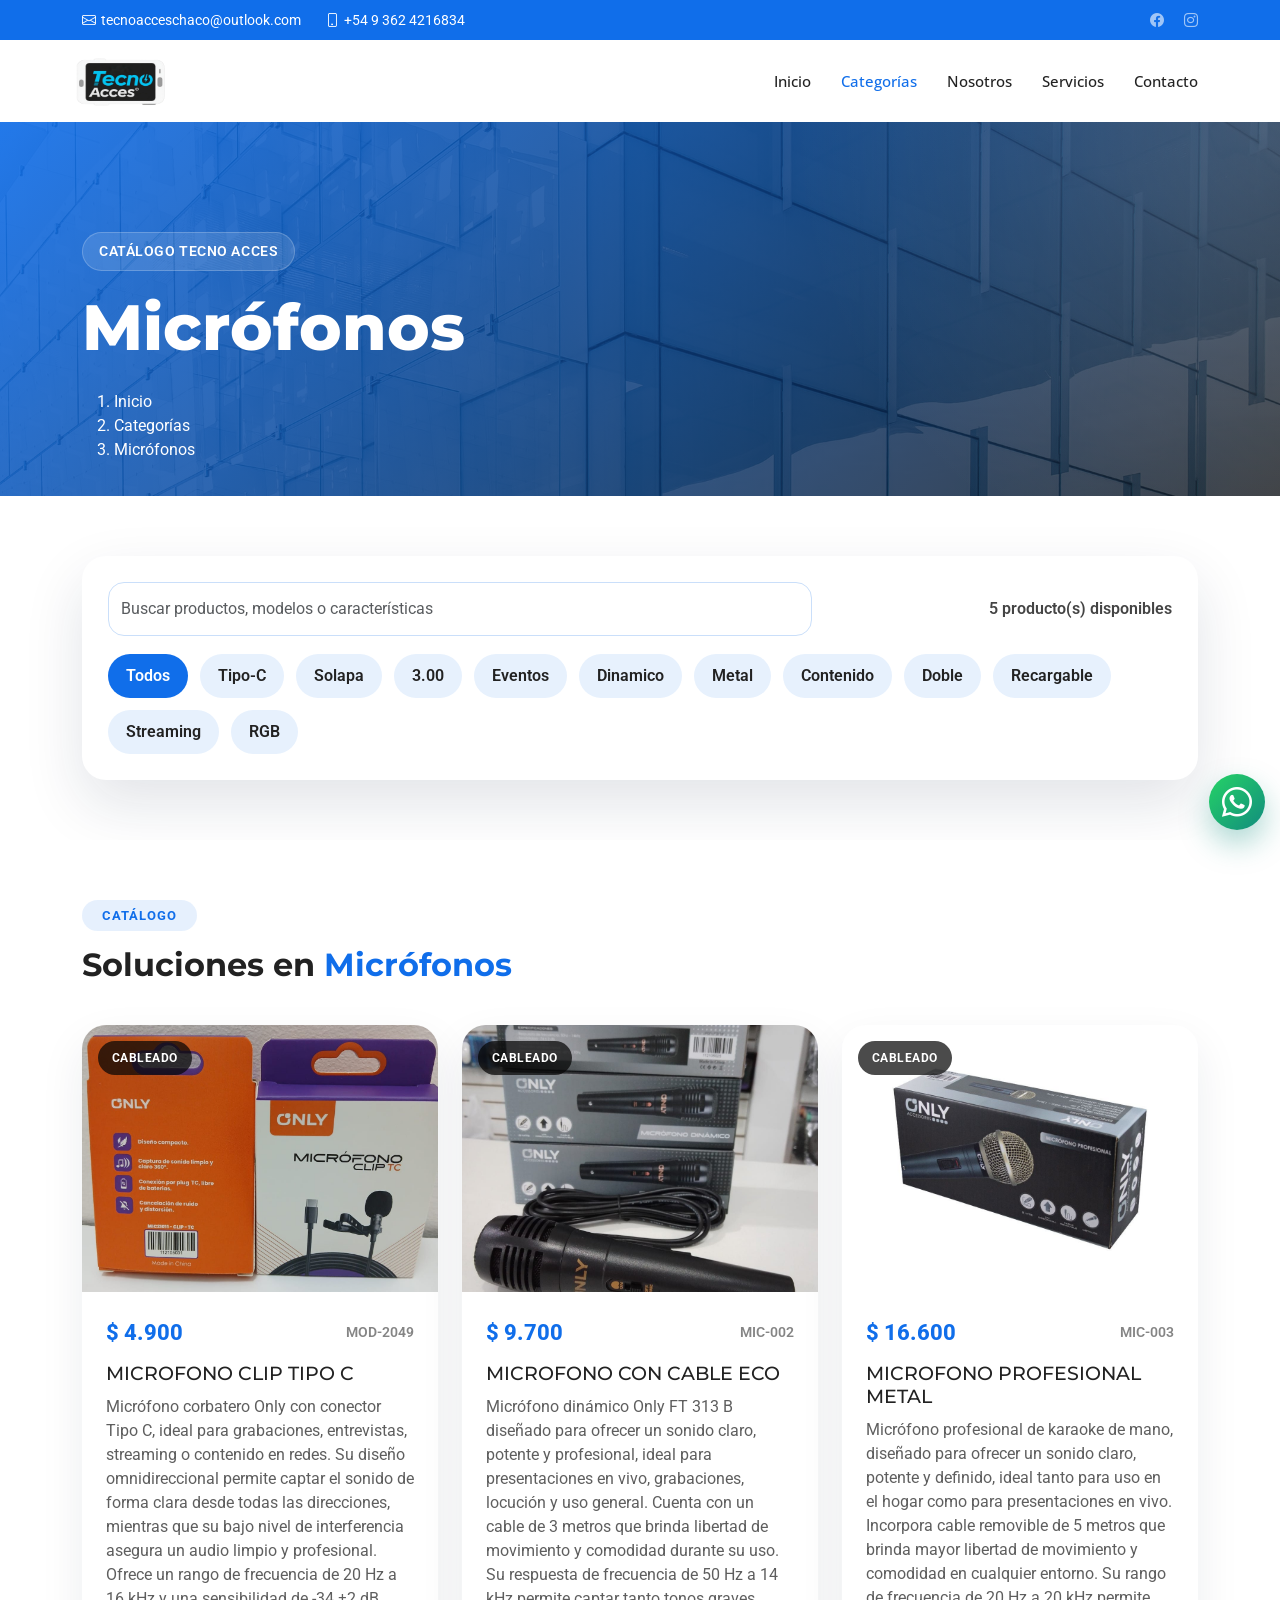
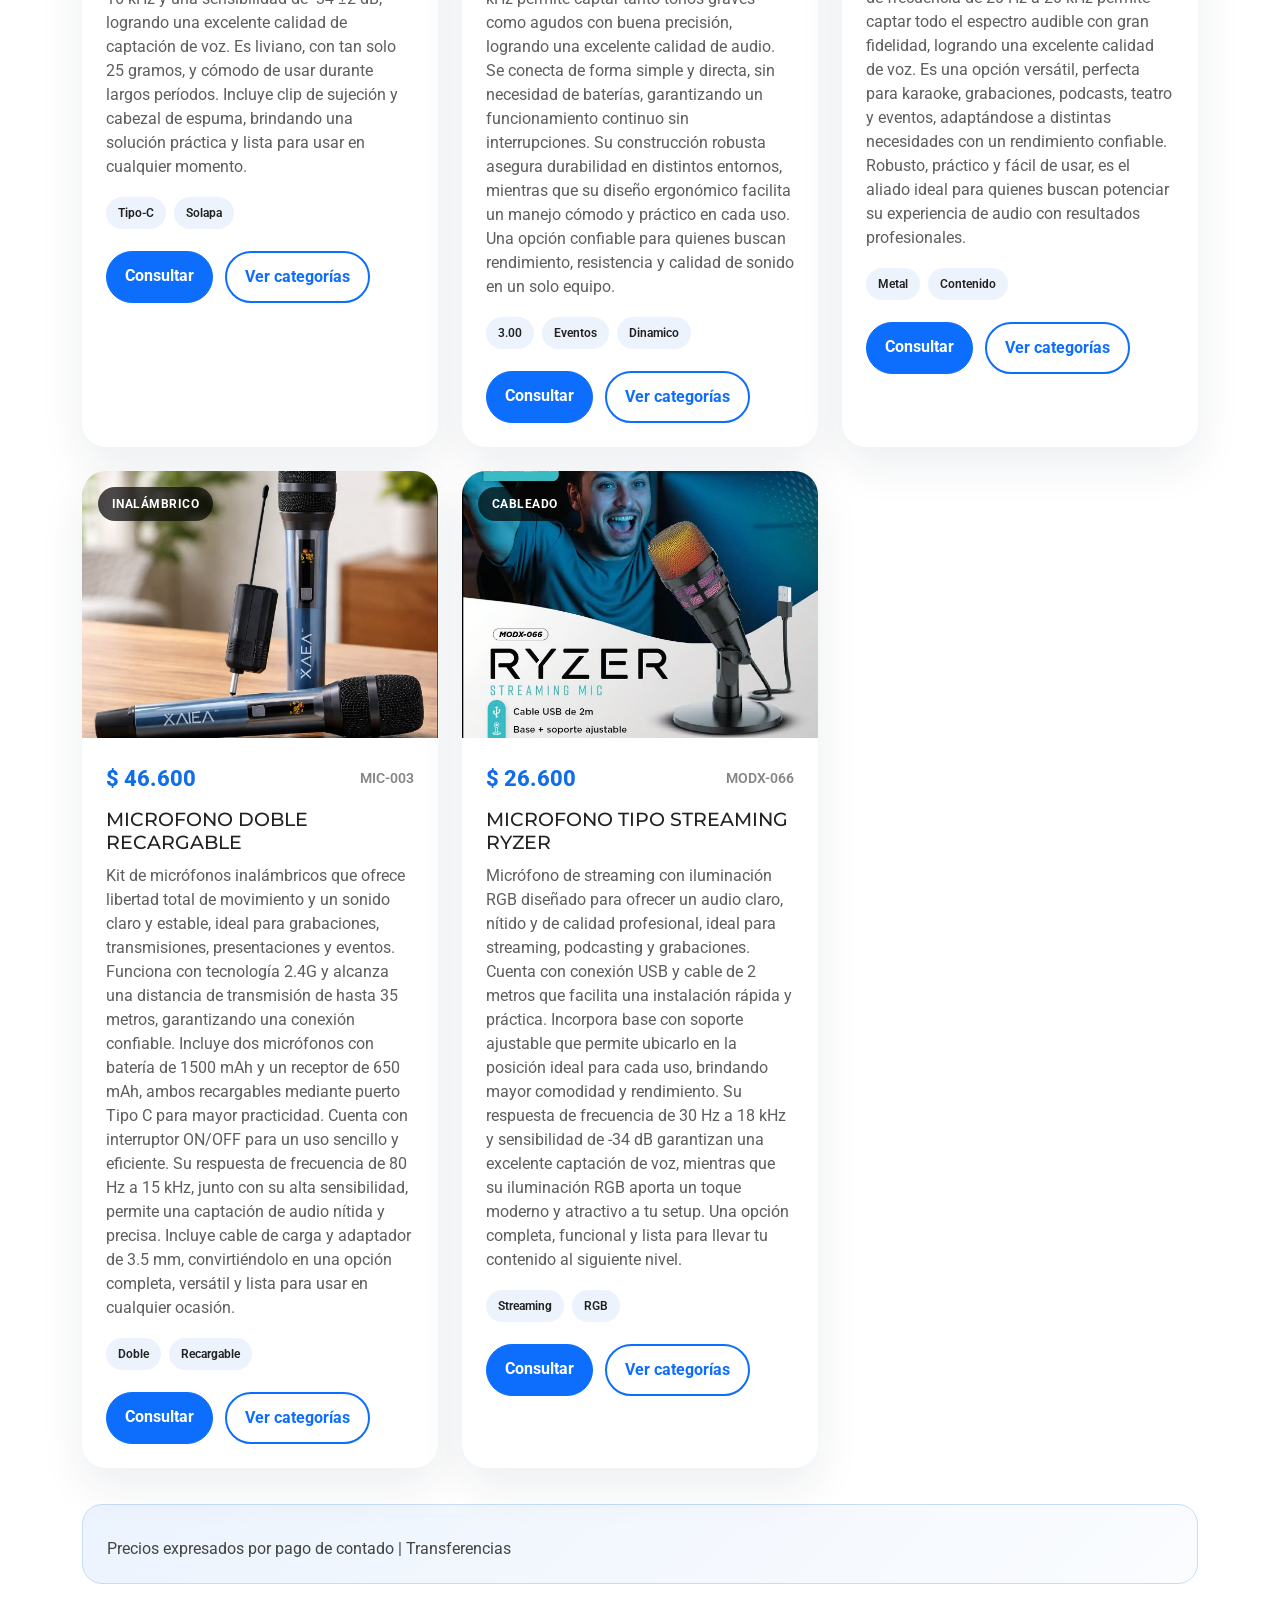
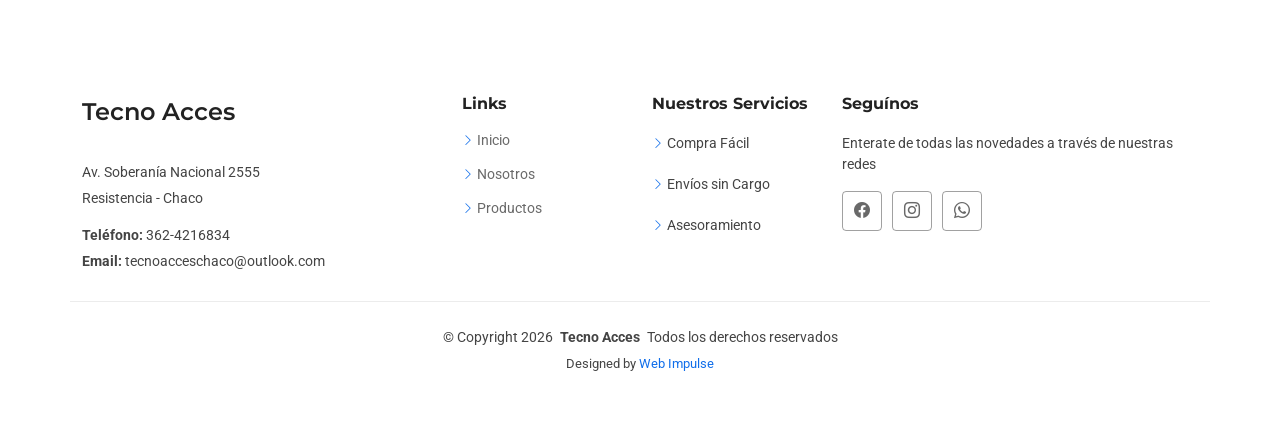
<file: categoria-microfonos.html>
<!DOCTYPE html>
<html lang="es-AR">
<head>
  <meta charset="utf-8">
  <meta content="width=device-width, initial-scale=1.0" name="viewport">
  <title>Micrófonos | Tecno Acces</title>
  <meta name="description" content="Catálogo de micrófonos de Tecno Acces con estructura editable y estilo alineado a la página principal.">
  <link href="assets/img/favicon-32x32.png" rel="icon">
  <link href="https://fonts.googleapis.com" rel="preconnect">
  <link href="https://fonts.gstatic.com" rel="preconnect" crossorigin>
  <link href="https://fonts.googleapis.com/css2?family=Roboto:ital,wght@0,100;0,300;0,400;0,500;0,700;0,900;1,100;1,300;1,400;1,500;1,700;1,900&family=Open+Sans:ital,wght@0,300;0,400;0,500;0,600;0,700;0,800;1,300;1,400;1,500;1,600;1,700;1,800&family=Montserrat:ital,wght@0,100;0,200;0,300;0,400;0,500;0,600;0,700;0,800;0,900;1,100;1,200;1,300;1,400;1,500;1,600;1,700;1,800;1,900&display=swap" rel="stylesheet">
  <link href="assets/vendor/bootstrap/css/bootstrap.min.css" rel="stylesheet">
  <link href="assets/vendor/bootstrap-icons/bootstrap-icons.css" rel="stylesheet">
  <link href="assets/vendor/aos/aos.css" rel="stylesheet">
  <link href="assets/css/main.css" rel="stylesheet">
  <link href="assets/css/category-shop.css" rel="stylesheet">
</head>
<body class="portfolio-details-page">
  <header id="header" class="header sticky-top">
    <div class="topbar d-flex align-items-center"><div class="container d-flex justify-content-center justify-content-md-between"><div class="contact-info d-flex align-items-center"><i class="bi bi-envelope d-flex align-items-center"><a href="mailto:tecnoacceschaco@outlook.com">tecnoacceschaco@outlook.com</a></i><i class="bi bi-phone d-flex align-items-center ms-4"><span>+54 9 362 4216834</span></i></div><div class="social-links d-none d-md-flex align-items-center"><a href="https://www.facebook.com/" class="facebook" target="_blank" rel="noopener noreferrer"><i class="bi bi-facebook"></i></a><a href="https://www.instagram.com/tecno.acces.chaco/" class="instagram" target="_blank" rel="noopener noreferrer"><i class="bi bi-instagram"></i></a></div></div></div>
    <div class="branding d-flex align-items-cente"><div class="container position-relative d-flex align-items-center justify-content-between"><a href="index.html" class="logo d-flex align-items-center"><img src="assets/img/logo.png" alt="Logo de Tecno Acces"></a><nav id="navmenu" class="navmenu"><ul><li><a href="index.html#hero">Inicio</a></li><li><a href="index.html#portfolio" class="active">Categorías</a></li><li><a href="index.html#about">Nosotros</a></li><li><a href="index.html#services">Servicios</a></li><li><a href="index.html#contact">Contacto</a></li></ul><i class="mobile-nav-toggle d-xl-none bi bi-list"></i></nav></div></div>
  </header>
  <main class="main">
    <section class="category-hero"><div class="container" data-aos="fade-up"><span class="category-kicker" data-category-kicker></span><h1 data-category-title></h1><p data-category-description></p><nav class="breadcrumbs"><ol><li><a href="index.html">Inicio</a></li><li><a href="index.html#portfolio">Categorías</a></li><li data-category-breadcrumb></li></ol></nav></div></section>
    <section class="category-toolbar"><div class="container"><div class="category-toolbar-card" data-aos="fade-up" data-aos-delay="100"><div class="row g-3 align-items-center"><div class="col-lg-8"><input type="search" class="form-control" data-product-search placeholder="Buscar productos, modelos o características"></div><div class="col-lg-4"><p class="mb-0 fw-semibold text-lg-end" data-product-count></p></div></div><div class="category-filters" data-category-filters></div></div></div></section>
    <section class="section"><div class="container"><div class="section-title text-start pb-0" data-aos="fade-up"><h2>Catálogo</h2><p><span>Soluciones en</span> <span class="description-title">Micrófonos</span></p></div><div class="row gy-4 shop-grid" data-product-grid></div><div class="admin-note" data-aos="fade-up" data-aos-delay="100"><h3></h3><p data-admin-message></p></div></div></section>
  </main>
  <footer id="footer" class="footer"><div class="container footer-top"><div class="row gy-4"><div class="col-lg-4 col-md-6 footer-about"><a href="index.html" class="d-flex align-items-center"><p><span>Tecno</span> <span class="description-title">Acces</span></p></a><div class="footer-contact pt-3"><p>Av. Soberanía Nacional 2555</p><p>Resistencia - Chaco</p><p class="mt-3"><strong>Teléfono:</strong> <span>362-4216834</span></p><p><strong>Email:</strong> <span>tecnoacceschaco@outlook.com</span></p></div></div><div class="col-lg-2 col-md-3 footer-links"><h4>Links</h4><ul><li><i class="bi bi-chevron-right"></i> <a href="index.html#hero">Inicio</a></li><li><i class="bi bi-chevron-right"></i> <a href="index.html#about">Nosotros</a></li><li><i class="bi bi-chevron-right"></i> <a href="index.html#portfolio">Productos</a></li></ul></div><div class="col-lg-2 col-md-3 footer-links"><h4>Nuestros Servicios</h4><ul><li><i class="bi bi-chevron-right"></i>Compra Fácil</li><li><i class="bi bi-chevron-right"></i>Envíos sin Cargo</li><li><i class="bi bi-chevron-right"></i>Asesoramiento</li></ul></div><div class="col-lg-4 col-md-12"><h4>Seguínos</h4><p>Enterate de todas las novedades a través de nuestras redes</p><div class="social-links d-flex"><a href="#"><i class="bi bi-facebook"></i></a><a href="https://www.instagram.com/tecno.acces.chaco/"><i class="bi bi-instagram"></i></a><a href="https://wa.link/xfzeci"><i class="bi bi-whatsapp"></i></a></div></div></div></div><div class="container copyright text-center mt-4"><p>© <span>Copyright 2026</span> <strong class="px-1 sitename">Tecno Acces</strong> <span>Todos los derechos reservados</span></p><div class="credits">Designed by <a href="https://webimpulse.vercel.app/">Web Impulse</a></div></div></footer>
  <a href="#" id="scroll-top" class="scroll-top d-flex align-items-center justify-content-center"><i class="bi bi-arrow-up-short"></i></a>
  <a href="https://wa.link/xfzeci" id="whatsapp-chat" class="whatsapp-chat d-flex align-items-center justify-content-center" target="_blank" rel="noopener noreferrer"><i class="bi bi-whatsapp"></i></a>
  <div id="preloader"><div></div><div></div><div></div><div></div></div>
  <script>
    window.categoryPageConfig = {
      title: "Micrófonos",
      kicker: "Catálogo Tecno Acces",
      description: "",
      fallbackImage: "assets/img/masonry-portfolio/productoDos.png",
      whatsappNumber: "5493624216834",
      adminMessage: "Precios expresados por pago de contado | Transferencias",
      products: [
        { name: "MICROFONO CLIP TIPO C", price: "$ 4.900", sku: "MOD-2049", description: "Micrófono corbatero Only con conector Tipo C, ideal para grabaciones, entrevistas, streaming o contenido en redes. Su diseño omnidireccional permite captar el sonido de forma clara desde todas las direcciones, mientras que su bajo nivel de interferencia asegura un audio limpio y profesional. Ofrece un rango de frecuencia de 20 Hz a 16 kHz y una sensibilidad de -34 ±2 dB, logrando una excelente calidad de captación de voz. Es liviano, con tan solo 25 gramos, y cómodo de usar durante largos períodos. Incluye clip de sujeción y cabezal de espuma, brindando una solución práctica y lista para usar en cualquier momento.", image: "assets/img/productos/Microfono/microfonoClipTipoC.jpg", badge: "Cableado", tags: ["Tipo-C", "Solapa"] },
        { name: "MICROFONO CON CABLE ECO", price: "$ 9.700", sku: "MIC-002", description: "Micrófono dinámico Only FT 313 B diseñado para ofrecer un sonido claro, potente y profesional, ideal para presentaciones en vivo, grabaciones, locución y uso general. Cuenta con un cable de 3 metros que brinda libertad de movimiento y comodidad durante su uso. Su respuesta de frecuencia de 50 Hz a 14 kHz permite captar tanto tonos graves como agudos con buena precisión, logrando una excelente calidad de audio. Se conecta de forma simple y directa, sin necesidad de baterías, garantizando un funcionamiento continuo sin interrupciones. Su construcción robusta asegura durabilidad en distintos entornos, mientras que su diseño ergonómico facilita un manejo cómodo y práctico en cada uso. Una opción confiable para quienes buscan rendimiento, resistencia y calidad de sonido en un solo equipo.", image: "assets/img/productos/Microfono/microfonoEco.jpg", badge: "Cableado", tags: ["3.00", "Eventos", "Dinamico"] },
        { name: "MICROFONO PROFESIONAL METAL", price: "$ 16.600", sku: "MIC-003", description: "Micrófono profesional de karaoke de mano, diseñado para ofrecer un sonido claro, potente y definido, ideal tanto para uso en el hogar como para presentaciones en vivo. Incorpora cable removible de 5 metros que brinda mayor libertad de movimiento y comodidad en cualquier entorno. Su rango de frecuencia de 20 Hz a 20 kHz permite captar todo el espectro audible con gran fidelidad, logrando una excelente calidad de voz. Es una opción versátil, perfecta para karaoke, grabaciones, podcasts, teatro y eventos, adaptándose a distintas necesidades con un rendimiento confiable. Robusto, práctico y fácil de usar, es el aliado ideal para quienes buscan potenciar su experiencia de audio con resultados profesionales.", image: "assets/img/productos/Microfono/microfonoConCable.jpg", badge: "Cableado", tags: ["Metal", "Contenido"] },
        { name: "MICROFONO DOBLE RECARGABLE", price: "$ 46.600", sku: "MIC-003", description: "Kit de micrófonos inalámbricos que ofrece libertad total de movimiento y un sonido claro y estable, ideal para grabaciones, transmisiones, presentaciones y eventos. Funciona con tecnología 2.4G y alcanza una distancia de transmisión de hasta 35 metros, garantizando una conexión confiable. Incluye dos micrófonos con batería de 1500 mAh y un receptor de 650 mAh, ambos recargables mediante puerto Tipo C para mayor practicidad. Cuenta con interruptor ON/OFF para un uso sencillo y eficiente. Su respuesta de frecuencia de 80 Hz a 15 kHz, junto con su alta sensibilidad, permite una captación de audio nítida y precisa. Incluye cable de carga y adaptador de 3.5 mm, convirtiéndolo en una opción completa, versátil y lista para usar en cualquier ocasión.", image: "assets/img/productos/Microfono/microfonoDoble.png", badge: "Inalámbrico", tags: ["Doble", "Recargable"] },
        { name: "MICROFONO TIPO STREAMING RYZER", price: "$ 26.600", sku: "MODX-066", description: "Micrófono de streaming con iluminación RGB diseñado para ofrecer un audio claro, nítido y de calidad profesional, ideal para streaming, podcasting y grabaciones. Cuenta con conexión USB y cable de 2 metros que facilita una instalación rápida y práctica. Incorpora base con soporte ajustable que permite ubicarlo en la posición ideal para cada uso, brindando mayor comodidad y rendimiento. Su respuesta de frecuencia de 30 Hz a 18 kHz y sensibilidad de -34 dB garantizan una excelente captación de voz, mientras que su iluminación RGB aporta un toque moderno y atractivo a tu setup. Una opción completa, funcional y lista para llevar tu contenido al siguiente nivel.", image: "assets/img/productos/Microfono/microfonoRyzer.png", badge: "Cableado", tags: ["Streaming", "RGB"] }


      ]
    };
  </script>
  <script src="assets/vendor/bootstrap/js/bootstrap.bundle.min.js"></script>
  <script src="assets/vendor/aos/aos.js"></script>
  <script src="assets/vendor/glightbox/js/glightbox.min.js"></script>
  <script src="assets/vendor/waypoints/noframework.waypoints.js"></script>
  <script src="assets/vendor/purecounter/purecounter_vanilla.js"></script>
  <script src="assets/vendor/swiper/swiper-bundle.min.js"></script>
  <script src="assets/vendor/imagesloaded/imagesloaded.pkgd.min.js"></script>
  <script src="assets/vendor/isotope-layout/isotope.pkgd.min.js"></script>
  <script src="assets/js/main.js"></script>
  <script src="assets/js/category-shop.js"></script>
</body>
</html>
</file>
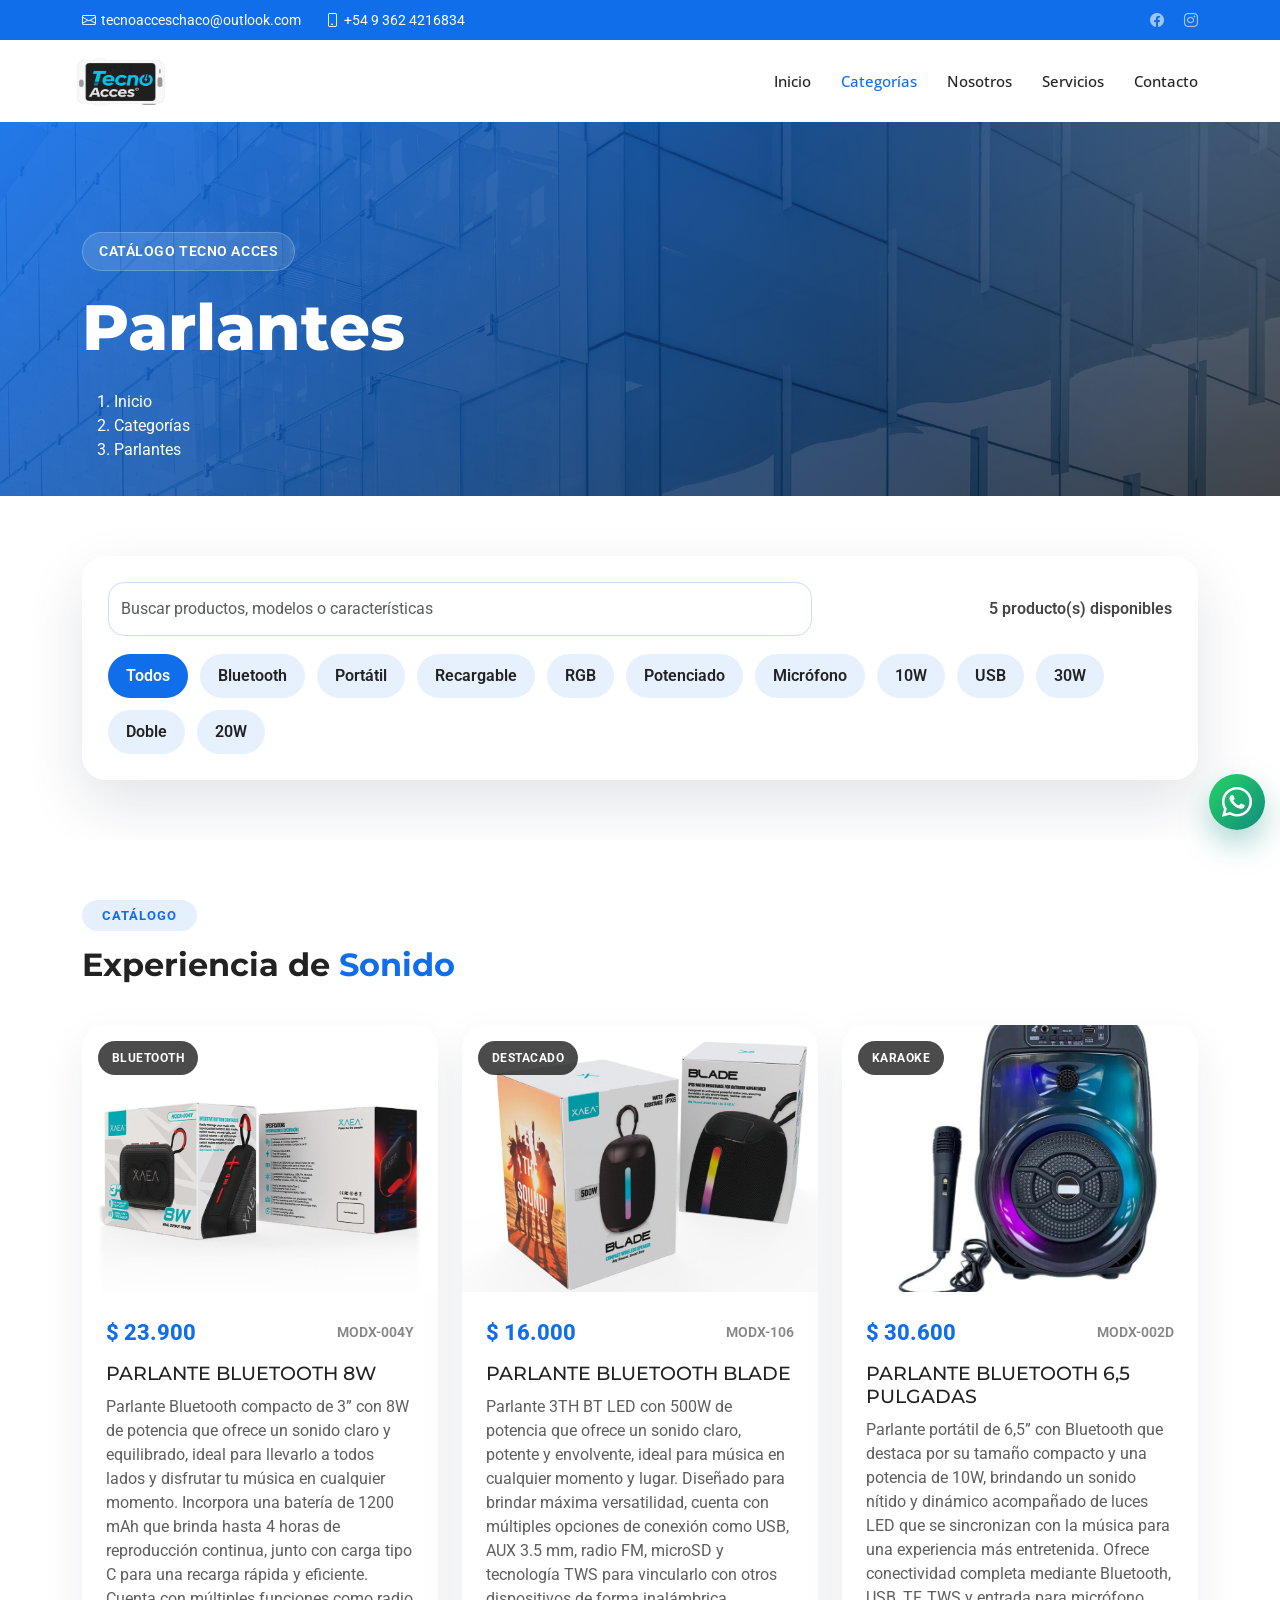
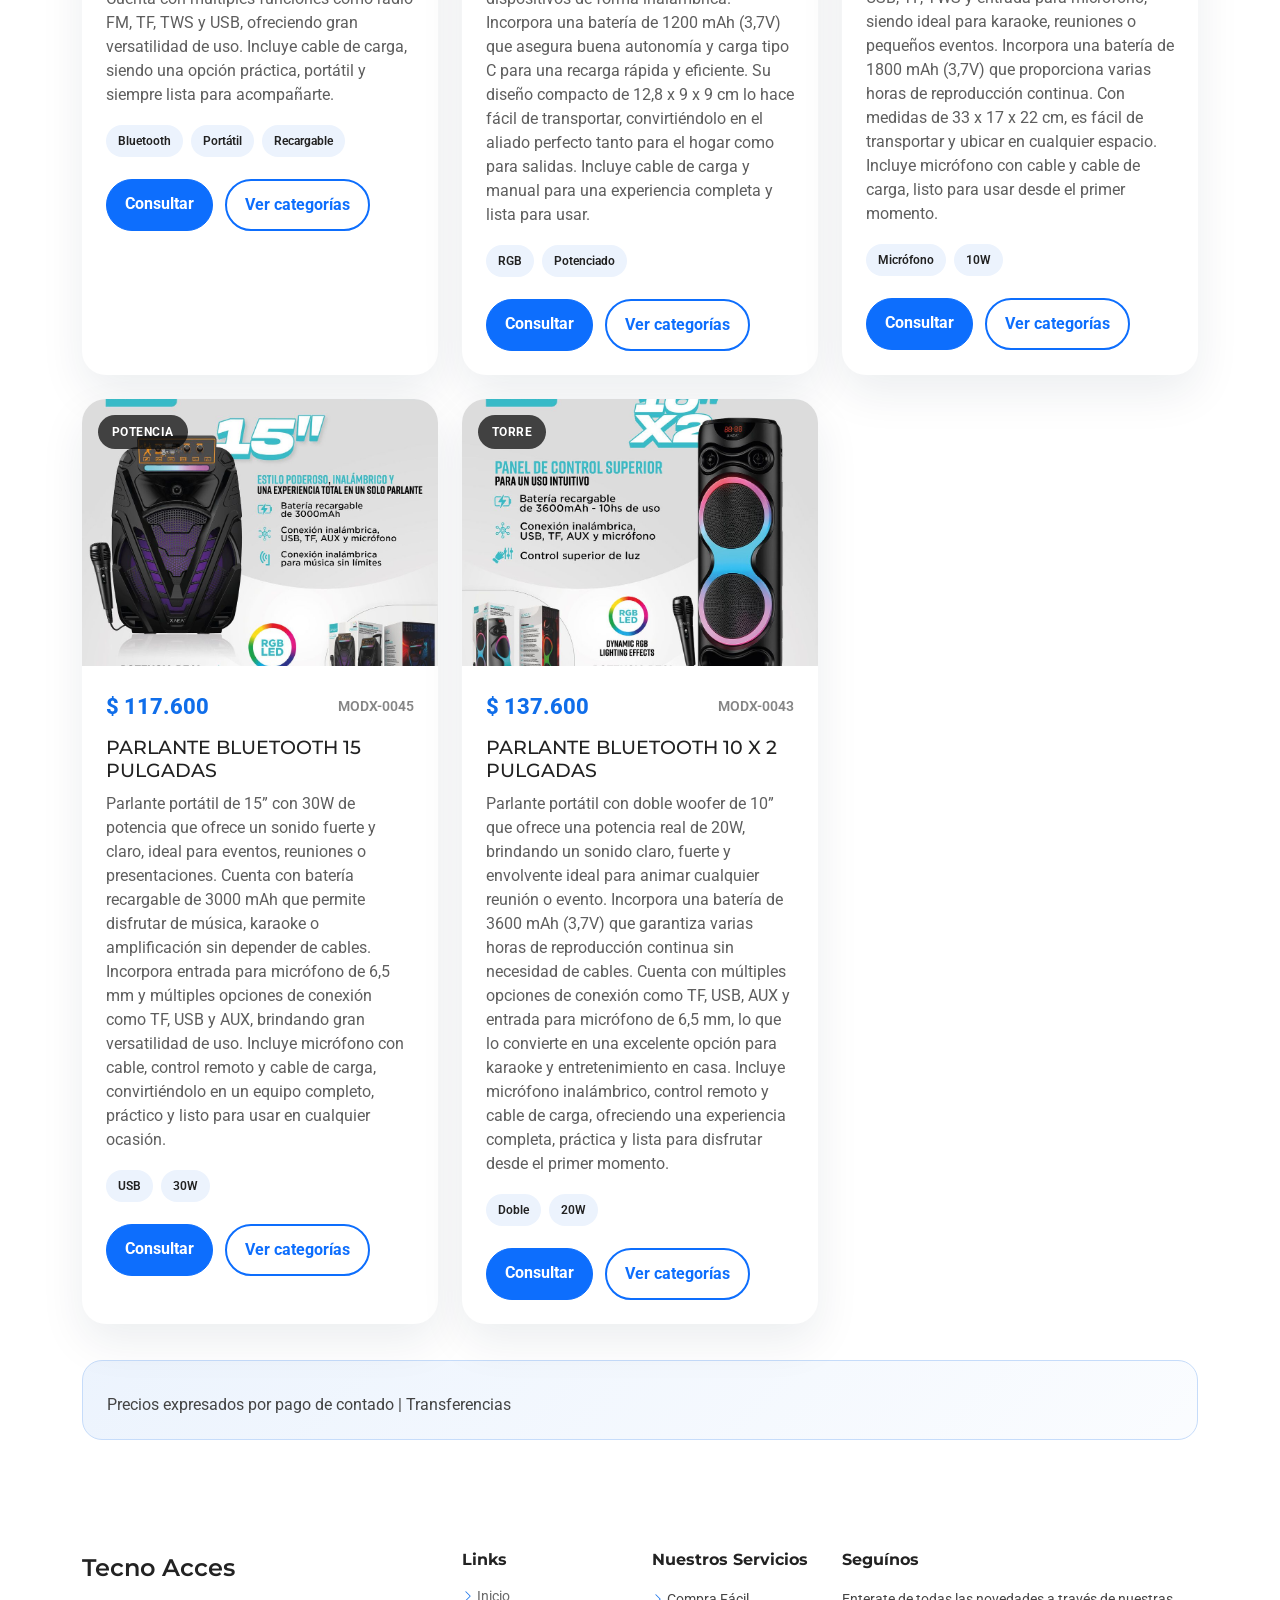
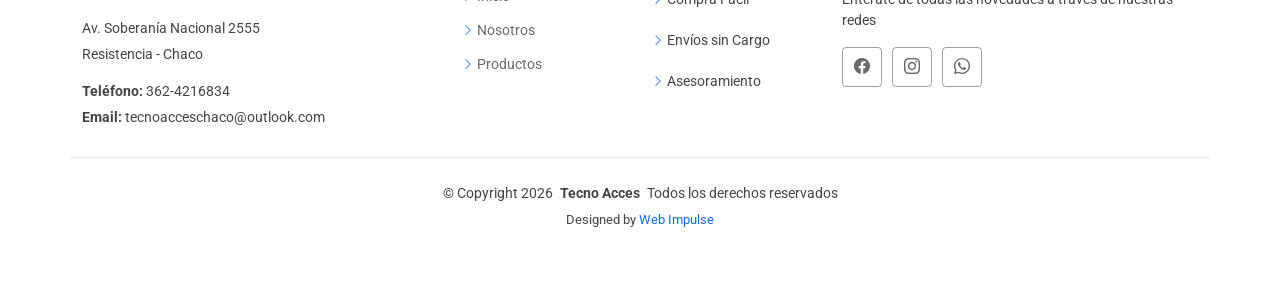
<file: categoria-parlantes.html>
<!DOCTYPE html>
<html lang="es-AR">
<head>
  <meta charset="utf-8">
  <meta content="width=device-width, initial-scale=1.0" name="viewport">
  <title>Parlantes | Tecno Acces</title>
  <meta name="description" content="Catálogo de parlantes de Tecno Acces con base editable para sumar productos y consultas por WhatsApp.">
  <link href="assets/img/favicon-32x32.png" rel="icon">
  <link href="https://fonts.googleapis.com" rel="preconnect">
  <link href="https://fonts.gstatic.com" rel="preconnect" crossorigin>
  <link href="https://fonts.googleapis.com/css2?family=Roboto:ital,wght@0,100;0,300;0,400;0,500;0,700;0,900;1,100;1,300;1,400;1,500;1,700;1,900&family=Open+Sans:ital,wght@0,300;0,400;0,500;0,600;0,700;0,800;1,300;1,400;1,500;1,600;1,700;1,800&family=Montserrat:ital,wght@0,100;0,200;0,300;0,400;0,500;0,600;0,700;0,800;0,900;1,100;1,200;1,300;1,400;1,500;1,600;1,700;1,800;1,900&display=swap" rel="stylesheet">
  <link href="assets/vendor/bootstrap/css/bootstrap.min.css" rel="stylesheet">
  <link href="assets/vendor/bootstrap-icons/bootstrap-icons.css" rel="stylesheet">
  <link href="assets/vendor/aos/aos.css" rel="stylesheet">
  <link href="assets/css/main.css" rel="stylesheet">
  <link href="assets/css/category-shop.css" rel="stylesheet">
</head>
<body class="portfolio-details-page">
  <header id="header" class="header sticky-top">
    <div class="topbar d-flex align-items-center"><div class="container d-flex justify-content-center justify-content-md-between"><div class="contact-info d-flex align-items-center"><i class="bi bi-envelope d-flex align-items-center"><a href="mailto:tecnoacceschaco@outlook.com">tecnoacceschaco@outlook.com</a></i><i class="bi bi-phone d-flex align-items-center ms-4"><span>+54 9 362 4216834</span></i></div><div class="social-links d-none d-md-flex align-items-center"><a href="https://www.facebook.com/" class="facebook" target="_blank" rel="noopener noreferrer"><i class="bi bi-facebook"></i></a><a href="https://www.instagram.com/tecno.acces.chaco/" class="instagram" target="_blank" rel="noopener noreferrer"><i class="bi bi-instagram"></i></a></div></div></div>
    <div class="branding d-flex align-items-cente"><div class="container position-relative d-flex align-items-center justify-content-between"><a href="index.html" class="logo d-flex align-items-center"><img src="assets/img/logo.png" alt="Logo de Tecno Acces"></a><nav id="navmenu" class="navmenu"><ul><li><a href="index.html#hero">Inicio</a></li><li><a href="index.html#portfolio" class="active">Categorías</a></li><li><a href="index.html#about">Nosotros</a></li><li><a href="index.html#services">Servicios</a></li><li><a href="index.html#contact">Contacto</a></li></ul><i class="mobile-nav-toggle d-xl-none bi bi-list"></i></nav></div></div>
  </header>
  <main class="main">
    <section class="category-hero"><div class="container" data-aos="fade-up"><span class="category-kicker" data-category-kicker></span><h1 data-category-title></h1><p data-category-description></p><nav class="breadcrumbs"><ol><li><a href="index.html">Inicio</a></li><li><a href="index.html#portfolio">Categorías</a></li><li data-category-breadcrumb></li></ol></nav></div></section>
    <section class="category-toolbar"><div class="container"><div class="category-toolbar-card" data-aos="fade-up" data-aos-delay="100"><div class="row g-3 align-items-center"><div class="col-lg-8"><input type="search" class="form-control" data-product-search placeholder="Buscar productos, modelos o características"></div><div class="col-lg-4"><p class="mb-0 fw-semibold text-lg-end" data-product-count></p></div></div><div class="category-filters" data-category-filters></div></div></div></section>
    <section class="section"><div class="container"><div class="section-title text-start pb-0" data-aos="fade-up"><h2>Catálogo</h2><p><span>Experiencia de</span> <span class="description-title">Sonido</span></p></div><div class="row gy-4 shop-grid" data-product-grid></div><div class="admin-note" data-aos="fade-up" data-aos-delay="100"><h3></h3><p data-admin-message></p></div></div></section>
  </main>
  <footer id="footer" class="footer"><div class="container footer-top"><div class="row gy-4"><div class="col-lg-4 col-md-6 footer-about"><a href="index.html" class="d-flex align-items-center"><p><span>Tecno</span> <span class="description-title">Acces</span></p></a><div class="footer-contact pt-3"><p>Av. Soberanía Nacional 2555</p><p>Resistencia - Chaco</p><p class="mt-3"><strong>Teléfono:</strong> <span>362-4216834</span></p><p><strong>Email:</strong> <span>tecnoacceschaco@outlook.com</span></p></div></div><div class="col-lg-2 col-md-3 footer-links"><h4>Links</h4><ul><li><i class="bi bi-chevron-right"></i> <a href="index.html#hero">Inicio</a></li><li><i class="bi bi-chevron-right"></i> <a href="index.html#about">Nosotros</a></li><li><i class="bi bi-chevron-right"></i> <a href="index.html#portfolio">Productos</a></li></ul></div><div class="col-lg-2 col-md-3 footer-links"><h4>Nuestros Servicios</h4><ul><li><i class="bi bi-chevron-right"></i>Compra Fácil</li><li><i class="bi bi-chevron-right"></i>Envíos sin Cargo</li><li><i class="bi bi-chevron-right"></i>Asesoramiento</li></ul></div><div class="col-lg-4 col-md-12"><h4>Seguínos</h4><p>Enterate de todas las novedades a través de nuestras redes</p><div class="social-links d-flex"><a href="#"><i class="bi bi-facebook"></i></a><a href="https://www.instagram.com/tecno.acces.chaco/"><i class="bi bi-instagram"></i></a><a href="https://wa.link/xfzeci"><i class="bi bi-whatsapp"></i></a></div></div></div></div><div class="container copyright text-center mt-4"><p>© <span>Copyright 2026</span> <strong class="px-1 sitename">Tecno Acces</strong> <span>Todos los derechos reservados</span></p><div class="credits">Designed by <a href="https://webimpulse.vercel.app/">Web Impulse</a></div></div></footer>
  <a href="#" id="scroll-top" class="scroll-top d-flex align-items-center justify-content-center"><i class="bi bi-arrow-up-short"></i></a>
  <a href="https://wa.link/xfzeci" id="whatsapp-chat" class="whatsapp-chat d-flex align-items-center justify-content-center" target="_blank" rel="noopener noreferrer"><i class="bi bi-whatsapp"></i></a>
  <div id="preloader"><div></div><div></div><div></div><div></div></div>
  <script>
    window.categoryPageConfig = {
      title: "Parlantes",
      kicker: "Catálogo Tecno Acces",
      description: "",
      fallbackImage: "assets/img/masonry-portfolio/productoDos.png",
      whatsappNumber: "5493624216834",
      adminMessage: "Precios expresados por pago de contado | Transferencias",
      products: [
        { name: "PARLANTE BLUETOOTH 8W", price: "$ 23.900", sku: "MODX-004Y", description: "Parlante Bluetooth compacto de 3” con 8W de potencia que ofrece un sonido claro y equilibrado, ideal para llevarlo a todos lados y disfrutar tu música en cualquier momento. Incorpora una batería de 1200 mAh que brinda hasta 4 horas de reproducción continua, junto con carga tipo C para una recarga rápida y eficiente. Cuenta con múltiples funciones como radio FM, TF, TWS y USB, ofreciendo gran versatilidad de uso. Incluye cable de carga, siendo una opción práctica, portátil y siempre lista para acompañarte.", image: "assets/img/productos/Parlantes/parlante004Y.jpg", badge: "Bluetooth", tags: ["Bluetooth", "Portátil", "Recargable"] },
        { name: "PARLANTE BLUETOOTH BLADE", price: "$ 16.000", sku: "MODX-106", description: "Parlante 3TH BT LED con 500W de potencia que ofrece un sonido claro, potente y envolvente, ideal para música en cualquier momento y lugar. Diseñado para brindar máxima versatilidad, cuenta con múltiples opciones de conexión como USB, AUX 3.5 mm, radio FM, microSD y tecnología TWS para vincularlo con otros dispositivos de forma inalámbrica. Incorpora una batería de 1200 mAh (3,7V) que asegura buena autonomía y carga tipo C para una recarga rápida y eficiente. Su diseño compacto de 12,8 x 9 x 9 cm lo hace fácil de transportar, convirtiéndolo en el aliado perfecto tanto para el hogar como para salidas. Incluye cable de carga y manual para una experiencia completa y lista para usar.", image: "assets/img/productos/Parlantes/parlanteBlade.jpeg", badge: "Destacado", tags: ["RGB", "Potenciado"] },
        { name: "PARLANTE BLUETOOTH 6,5 PULGADAS", price: "$ 30.600", sku: "MODX-002D", description: "Parlante portátil de 6,5” con Bluetooth que destaca por su tamaño compacto y una potencia de 10W, brindando un sonido nítido y dinámico acompañado de luces LED que se sincronizan con la música para una experiencia más entretenida. Ofrece conectividad completa mediante Bluetooth, USB, TF, TWS y entrada para micrófono, siendo ideal para karaoke, reuniones o pequeños eventos. Incorpora una batería de 1800 mAh (3,7V) que proporciona varias horas de reproducción continua. Con medidas de 33 x 17 x 22 cm, es fácil de transportar y ubicar en cualquier espacio. Incluye micrófono con cable y cable de carga, listo para usar desde el primer momento.", image: "assets/img/productos/Parlantes/parlanteXaes.jpg", badge: "Karaoke", tags: ["Micrófono", "10W"] },
        { name: "PARLANTE BLUETOOTH 15 PULGADAS", price: "$ 117.600", sku: "MODX-0045", description: "Parlante portátil de 15” con 30W de potencia que ofrece un sonido fuerte y claro, ideal para eventos, reuniones o presentaciones. Cuenta con batería recargable de 3000 mAh que permite disfrutar de música, karaoke o amplificación sin depender de cables. Incorpora entrada para micrófono de 6,5 mm y múltiples opciones de conexión como TF, USB y AUX, brindando gran versatilidad de uso. Incluye micrófono con cable, control remoto y cable de carga, convirtiéndolo en un equipo completo, práctico y listo para usar en cualquier ocasión.", image: "assets/img/productos/Parlantes/parlante15.jpg", badge: "Potencia", tags: ["USB", "30W"] },
        { name: "PARLANTE BLUETOOTH 10 X 2 PULGADAS", price: "$ 137.600", sku: "MODX-0043", description: "Parlante portátil con doble woofer de 10” que ofrece una potencia real de 20W, brindando un sonido claro, fuerte y envolvente ideal para animar cualquier reunión o evento. Incorpora una batería de 3600 mAh (3,7V) que garantiza varias horas de reproducción continua sin necesidad de cables. Cuenta con múltiples opciones de conexión como TF, USB, AUX y entrada para micrófono de 6,5 mm, lo que lo convierte en una excelente opción para karaoke y entretenimiento en casa. Incluye micrófono inalámbrico, control remoto y cable de carga, ofreciendo una experiencia completa, práctica y lista para disfrutar desde el primer momento.", image: "assets/img/productos/Parlantes/parlante10x2.jpg", badge: "Torre", tags: ["Doble", "20W"] }

      ]
    };
  </script>
  <script src="assets/vendor/bootstrap/js/bootstrap.bundle.min.js"></script>
  <script src="assets/vendor/aos/aos.js"></script>
  <script src="assets/vendor/glightbox/js/glightbox.min.js"></script>
  <script src="assets/vendor/waypoints/noframework.waypoints.js"></script>
  <script src="assets/vendor/purecounter/purecounter_vanilla.js"></script>
  <script src="assets/vendor/swiper/swiper-bundle.min.js"></script>
  <script src="assets/vendor/imagesloaded/imagesloaded.pkgd.min.js"></script>
  <script src="assets/vendor/isotope-layout/isotope.pkgd.min.js"></script>
  <script src="assets/js/main.js"></script>
  <script src="assets/js/category-shop.js"></script>
</body>
</html>
</file>
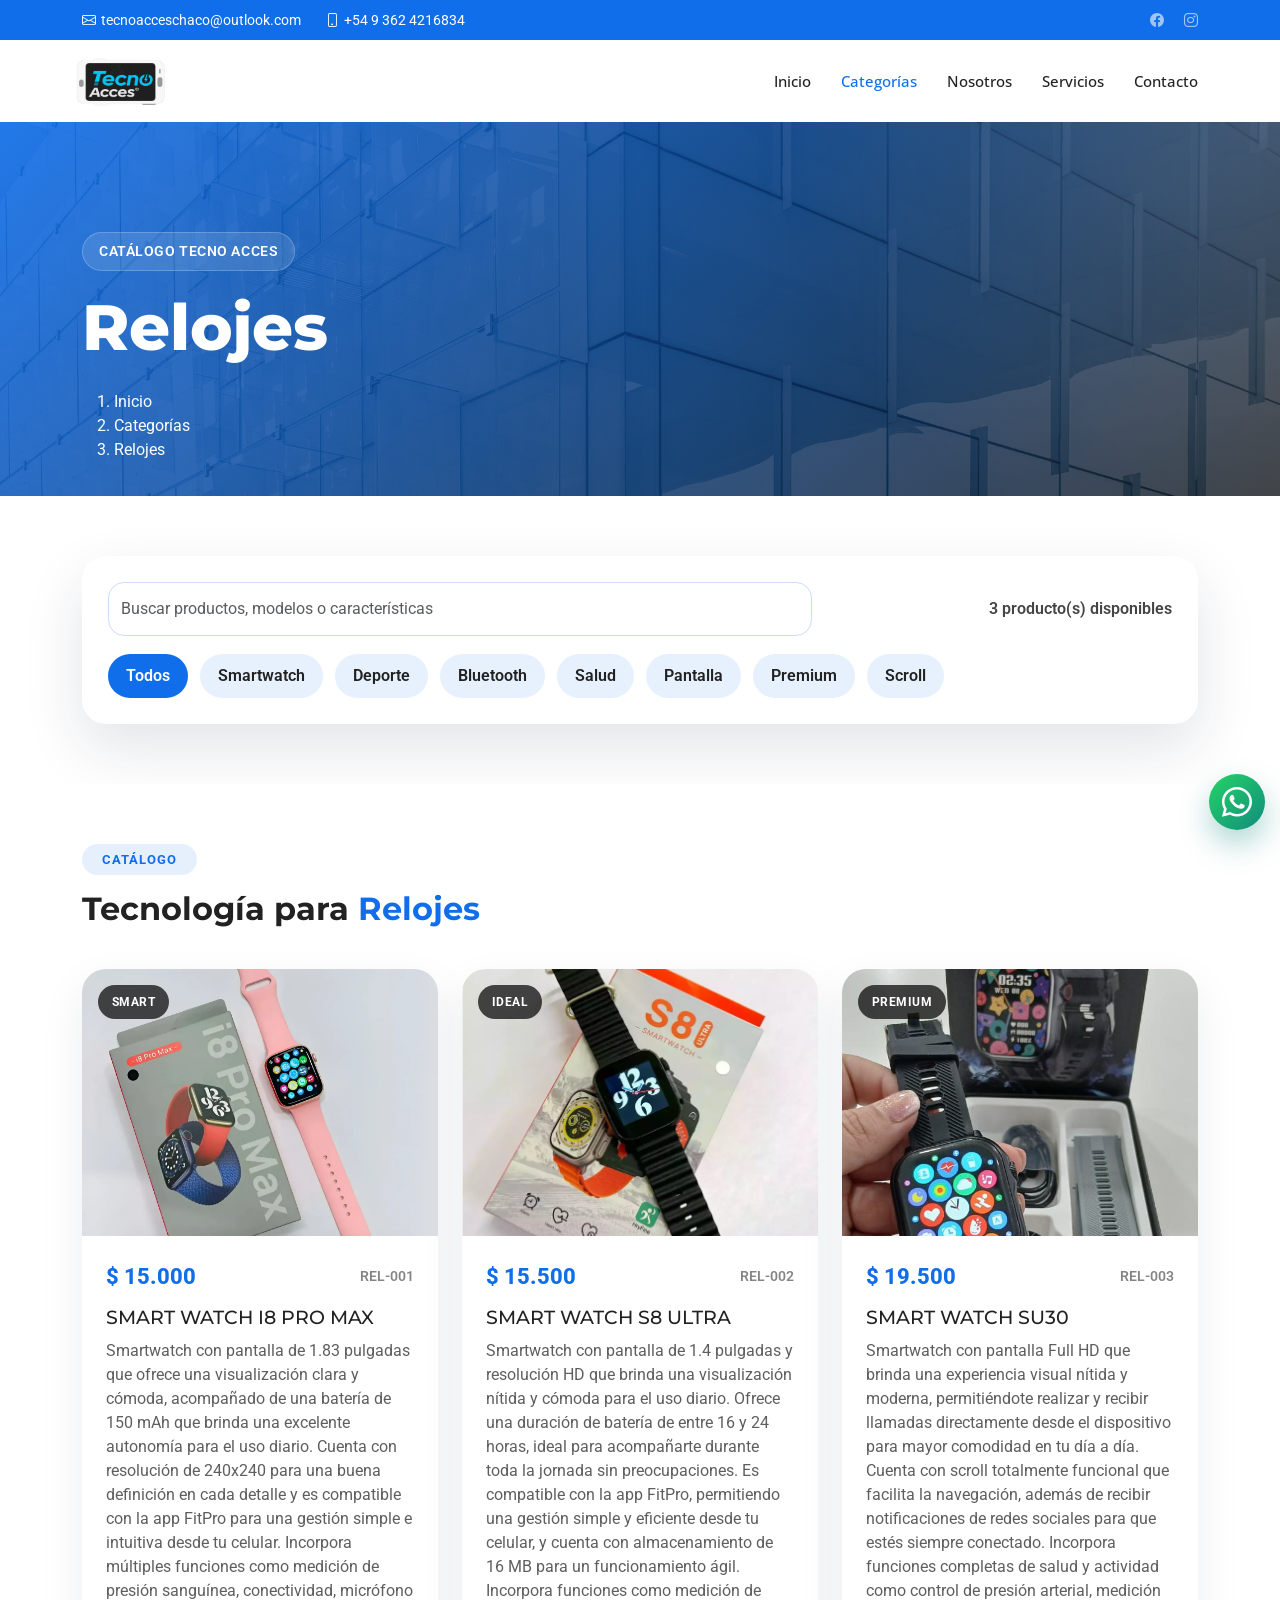
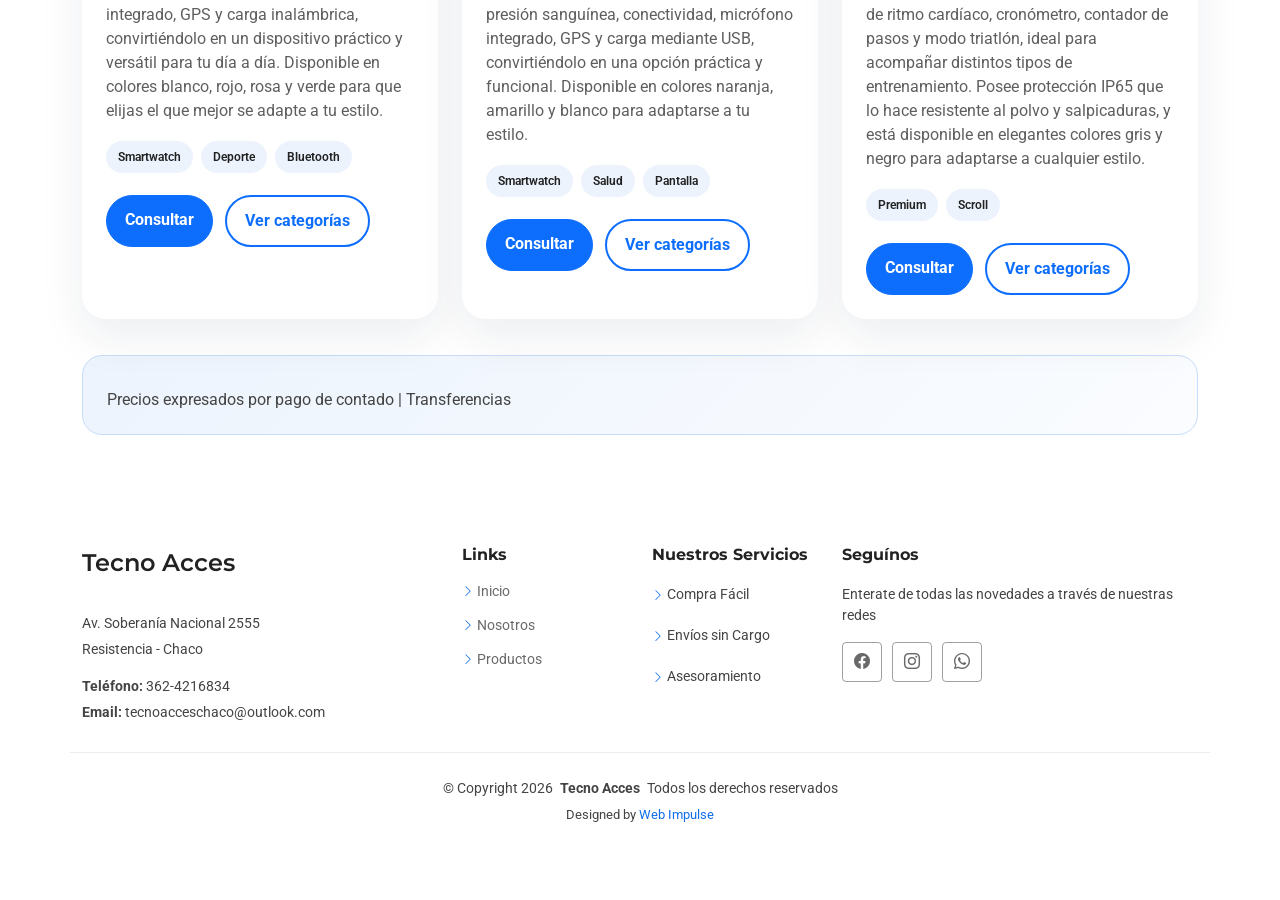
<file: categoria-relojes.html>
<!DOCTYPE html>
<html lang="es-AR">
<head>
  <meta charset="utf-8">
  <meta content="width=device-width, initial-scale=1.0" name="viewport">
  <title>Relojes | Tecno Acces</title>
  <meta name="description" content="Catálogo de relojes de Tecno Acces con estructura editable para smartwatches y accesorios relacionados.">
  <link href="assets/img/favicon-32x32.png" rel="icon">
  <link href="https://fonts.googleapis.com" rel="preconnect">
  <link href="https://fonts.gstatic.com" rel="preconnect" crossorigin>
  <link href="https://fonts.googleapis.com/css2?family=Roboto:ital,wght@0,100;0,300;0,400;0,500;0,700;0,900;1,100;1,300;1,400;1,500;1,700;1,900&family=Open+Sans:ital,wght@0,300;0,400;0,500;0,600;0,700;0,800;1,300;1,400;1,500;1,600;1,700;1,800&family=Montserrat:ital,wght@0,100;0,200;0,300;0,400;0,500;0,600;0,700;0,800;0,900;1,100;1,200;1,300;1,400;1,500;1,600;1,700;1,800;1,900&display=swap" rel="stylesheet">
  <link href="assets/vendor/bootstrap/css/bootstrap.min.css" rel="stylesheet">
  <link href="assets/vendor/bootstrap-icons/bootstrap-icons.css" rel="stylesheet">
  <link href="assets/vendor/aos/aos.css" rel="stylesheet">
  <link href="assets/css/main.css" rel="stylesheet">
  <link href="assets/css/category-shop.css" rel="stylesheet">
</head>
<body class="portfolio-details-page">
  <header id="header" class="header sticky-top">
    <div class="topbar d-flex align-items-center"><div class="container d-flex justify-content-center justify-content-md-between"><div class="contact-info d-flex align-items-center"><i class="bi bi-envelope d-flex align-items-center"><a href="mailto:tecnoacceschaco@outlook.com">tecnoacceschaco@outlook.com</a></i><i class="bi bi-phone d-flex align-items-center ms-4"><span>+54 9 362 4216834</span></i></div><div class="social-links d-none d-md-flex align-items-center"><a href="https://www.facebook.com/" class="facebook" target="_blank" rel="noopener noreferrer"><i class="bi bi-facebook"></i></a><a href="https://www.instagram.com/tecno.acces.chaco/" class="instagram" target="_blank" rel="noopener noreferrer"><i class="bi bi-instagram"></i></a></div></div></div>
    <div class="branding d-flex align-items-cente"><div class="container position-relative d-flex align-items-center justify-content-between"><a href="index.html" class="logo d-flex align-items-center"><img src="assets/img/logo.png" alt="Logo de Tecno Acces"></a><nav id="navmenu" class="navmenu"><ul><li><a href="index.html#hero">Inicio</a></li><li><a href="index.html#portfolio" class="active">Categorías</a></li><li><a href="index.html#about">Nosotros</a></li><li><a href="index.html#services">Servicios</a></li><li><a href="index.html#contact">Contacto</a></li></ul><i class="mobile-nav-toggle d-xl-none bi bi-list"></i></nav></div></div>
  </header>
  <main class="main">
    <section class="category-hero"><div class="container" data-aos="fade-up"><span class="category-kicker" data-category-kicker></span><h1 data-category-title></h1><p data-category-description></p><nav class="breadcrumbs"><ol><li><a href="index.html">Inicio</a></li><li><a href="index.html#portfolio">Categorías</a></li><li data-category-breadcrumb></li></ol></nav></div></section>
    <section class="category-toolbar"><div class="container"><div class="category-toolbar-card" data-aos="fade-up" data-aos-delay="100"><div class="row g-3 align-items-center"><div class="col-lg-8"><input type="search" class="form-control" data-product-search placeholder="Buscar productos, modelos o características"></div><div class="col-lg-4"><p class="mb-0 fw-semibold text-lg-end" data-product-count></p></div></div><div class="category-filters" data-category-filters></div></div></div></section>
    <section class="section"><div class="container"><div class="section-title text-start pb-0" data-aos="fade-up"><h2>Catálogo</h2><p><span>Tecnología para</span> <span class="description-title">Relojes</span></p></div><div class="row gy-4 shop-grid" data-product-grid></div><div class="admin-note" data-aos="fade-up" data-aos-delay="100"><h3></h3><p data-admin-message></p></div></div></section>
  </main>
  <footer id="footer" class="footer"><div class="container footer-top"><div class="row gy-4"><div class="col-lg-4 col-md-6 footer-about"><a href="index.html" class="d-flex align-items-center"><p><span>Tecno</span> <span class="description-title">Acces</span></p></a><div class="footer-contact pt-3"><p>Av. Soberanía Nacional 2555</p><p>Resistencia - Chaco</p><p class="mt-3"><strong>Teléfono:</strong> <span>362-4216834</span></p><p><strong>Email:</strong> <span>tecnoacceschaco@outlook.com</span></p></div></div><div class="col-lg-2 col-md-3 footer-links"><h4>Links</h4><ul><li><i class="bi bi-chevron-right"></i> <a href="index.html#hero">Inicio</a></li><li><i class="bi bi-chevron-right"></i> <a href="index.html#about">Nosotros</a></li><li><i class="bi bi-chevron-right"></i> <a href="index.html#portfolio">Productos</a></li></ul></div><div class="col-lg-2 col-md-3 footer-links"><h4>Nuestros Servicios</h4><ul><li><i class="bi bi-chevron-right"></i>Compra Fácil</li><li><i class="bi bi-chevron-right"></i>Envíos sin Cargo</li><li><i class="bi bi-chevron-right"></i>Asesoramiento</li></ul></div><div class="col-lg-4 col-md-12"><h4>Seguínos</h4><p>Enterate de todas las novedades a través de nuestras redes</p><div class="social-links d-flex"><a href="#"><i class="bi bi-facebook"></i></a><a href="https://www.instagram.com/tecno.acces.chaco/"><i class="bi bi-instagram"></i></a><a href="https://wa.link/xfzeci"><i class="bi bi-whatsapp"></i></a></div></div></div></div><div class="container copyright text-center mt-4"><p>© <span>Copyright 2026</span> <strong class="px-1 sitename">Tecno Acces</strong> <span>Todos los derechos reservados</span></p><div class="credits">Designed by <a href="https://webimpulse.vercel.app/">Web Impulse</a></div></div></footer>
  <a href="#" id="scroll-top" class="scroll-top d-flex align-items-center justify-content-center"><i class="bi bi-arrow-up-short"></i></a>
  <a href="https://wa.link/xfzeci" id="whatsapp-chat" class="whatsapp-chat d-flex align-items-center justify-content-center" target="_blank" rel="noopener noreferrer"><i class="bi bi-whatsapp"></i></a>
  <div id="preloader"><div></div><div></div><div></div><div></div></div>
  <script>
    window.categoryPageConfig = {
      title: "Relojes",
      kicker: "Catálogo Tecno Acces",
      description: "",
      fallbackImage: "assets/img/masonry-portfolio/productoTres.png",
      whatsappNumber: "5493624216834",
      adminMessage: "Precios expresados por pago de contado | Transferencias",
      products: [
        { name: "SMART WATCH I8 PRO MAX ", price: "$ 15.000", sku: "REL-001", description: "Smartwatch con pantalla de 1.83 pulgadas que ofrece una visualización clara y cómoda, acompañado de una batería de 150 mAh que brinda una excelente autonomía para el uso diario. Cuenta con resolución de 240x240 para una buena definición en cada detalle y es compatible con la app FitPro para una gestión simple e intuitiva desde tu celular. Incorpora múltiples funciones como medición de presión sanguínea, conectividad, micrófono integrado, GPS y carga inalámbrica, convirtiéndolo en un dispositivo práctico y versátil para tu día a día. Disponible en colores blanco, rojo, rosa y verde para que elijas el que mejor se adapte a tu estilo.", image: "assets/img/productos/Relojes/smartWatchi8Pro.png", badge: "Smart", tags: ["Smartwatch", "Deporte", "Bluetooth"] },
        { name: "SMART WATCH S8 ULTRA", price: "$ 15.500", sku: "REL-002", description: "Smartwatch con pantalla de 1.4 pulgadas y resolución HD que brinda una visualización nítida y cómoda para el uso diario. Ofrece una duración de batería de entre 16 y 24 horas, ideal para acompañarte durante toda la jornada sin preocupaciones. Es compatible con la app FitPro, permitiendo una gestión simple y eficiente desde tu celular, y cuenta con almacenamiento de 16 MB para un funcionamiento ágil. Incorpora funciones como medición de presión sanguínea, conectividad, micrófono integrado, GPS y carga mediante USB, convirtiéndolo en una opción práctica y funcional. Disponible en colores naranja, amarillo y blanco para adaptarse a tu estilo.", image: "assets/img/productos/Relojes/smartWatchs8Ultra.png", badge: "Ideal", tags: ["Smartwatch", "Salud", "Pantalla"] },
        { name: "SMART WATCH SU30", price: "$ 19.500", sku: "REL-003", description: "Smartwatch con pantalla Full HD que brinda una experiencia visual nítida y moderna, permitiéndote realizar y recibir llamadas directamente desde el dispositivo para mayor comodidad en tu día a día. Cuenta con scroll totalmente funcional que facilita la navegación, además de recibir notificaciones de redes sociales para que estés siempre conectado. Incorpora funciones completas de salud y actividad como control de presión arterial, medición de ritmo cardíaco, cronómetro, contador de pasos y modo triatlón, ideal para acompañar distintos tipos de entrenamiento. Posee protección IP65 que lo hace resistente al polvo y salpicaduras, y está disponible en elegantes colores gris y negro para adaptarse a cualquier estilo.", image: "assets/img/productos/Relojes/smartWatchsu30.jpg", badge: "Premium", tags: ["Premium", "Scroll"] }
      ]
    };
  </script>
  <script src="assets/vendor/bootstrap/js/bootstrap.bundle.min.js"></script>
  <script src="assets/vendor/aos/aos.js"></script>
  <script src="assets/vendor/glightbox/js/glightbox.min.js"></script>
  <script src="assets/vendor/waypoints/noframework.waypoints.js"></script>
  <script src="assets/vendor/purecounter/purecounter_vanilla.js"></script>
  <script src="assets/vendor/swiper/swiper-bundle.min.js"></script>
  <script src="assets/vendor/imagesloaded/imagesloaded.pkgd.min.js"></script>
  <script src="assets/vendor/isotope-layout/isotope.pkgd.min.js"></script>
  <script src="assets/js/main.js"></script>
  <script src="assets/js/category-shop.js"></script>
</body>
</html>
</file>
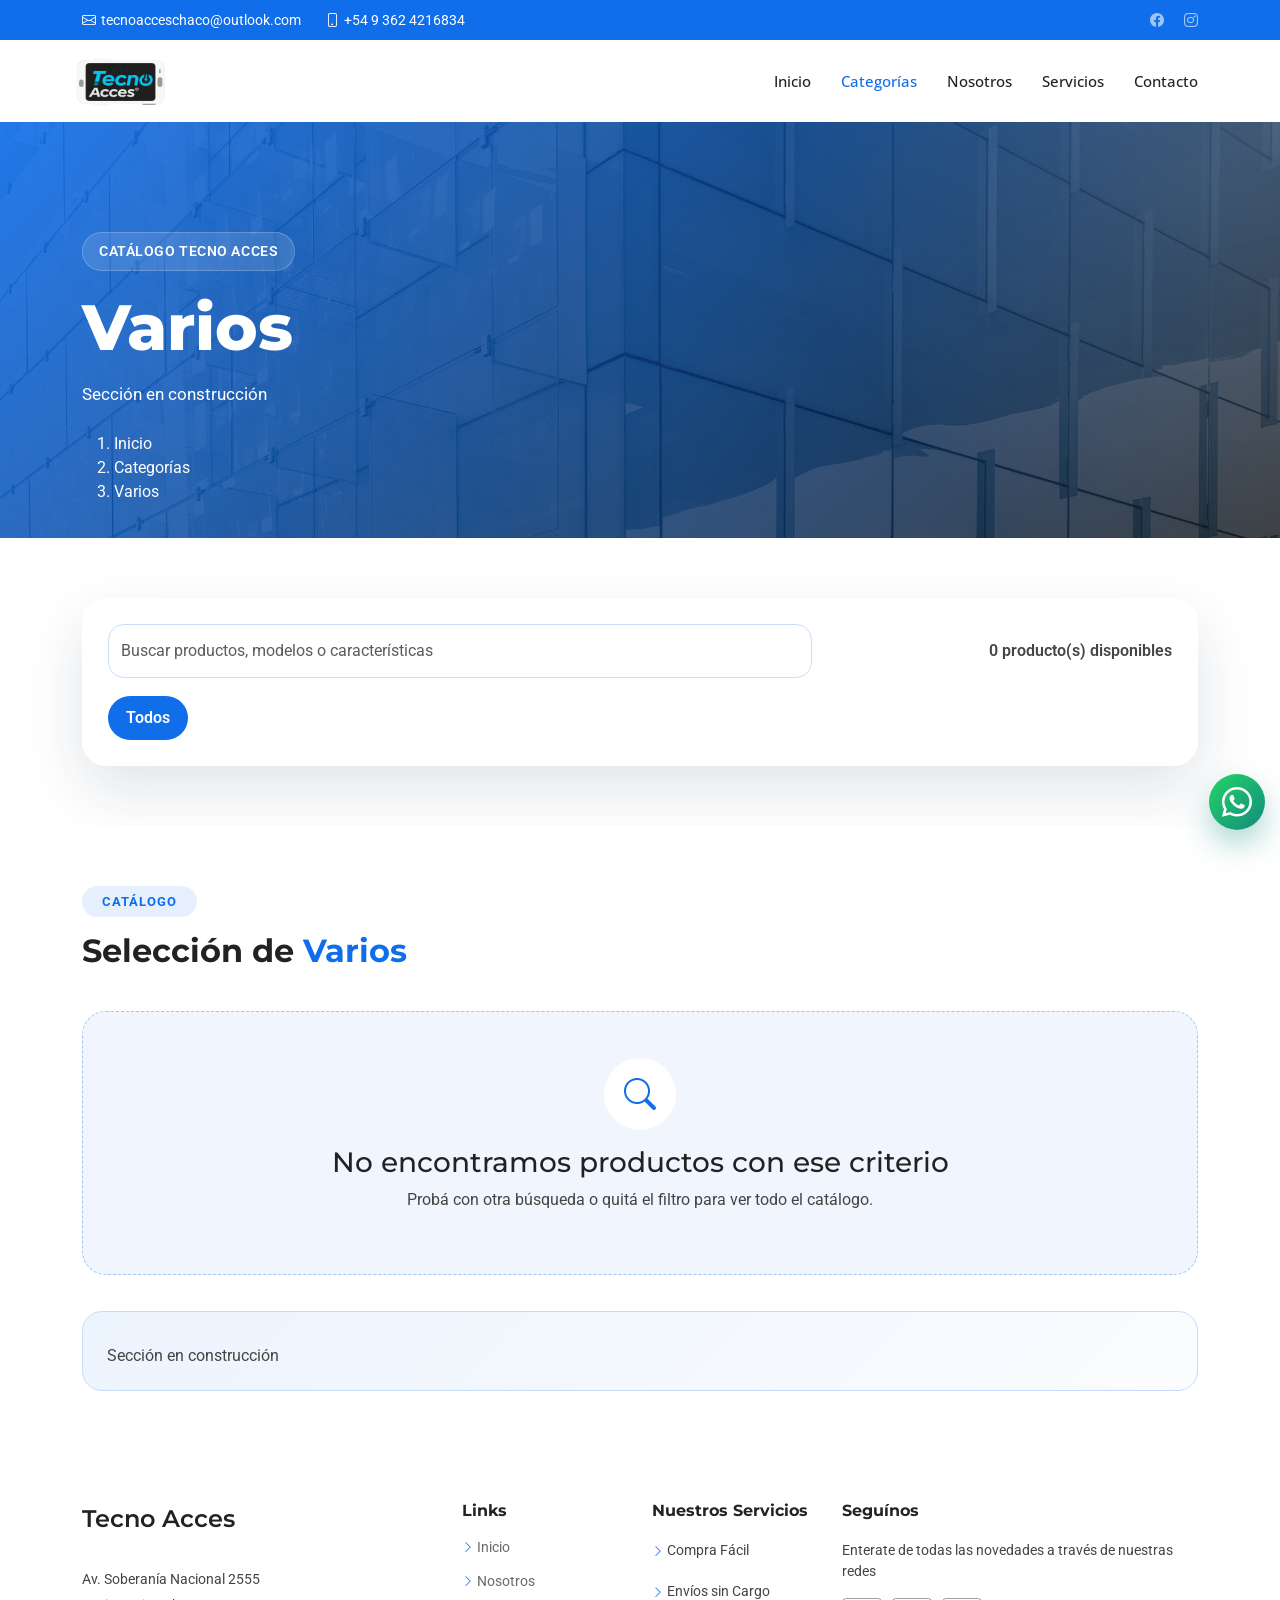
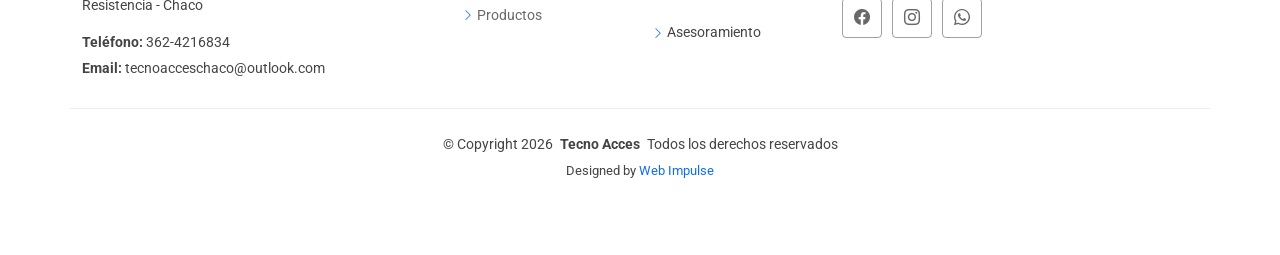
<file: categoria-varios.html>
<!DOCTYPE html>
<html lang="es-AR">
<head>
  <meta charset="utf-8">
  <meta content="width=device-width, initial-scale=1.0" name="viewport">
  <title>Varios | Tecno Acces</title>
  <meta name="description" content="Catálogo varios de Tecno Acces con estructura flexible para publicar productos diversos manteniendo el estilo del sitio.">
  <link href="assets/img/favicon-32x32.png" rel="icon">
  <link href="https://fonts.googleapis.com" rel="preconnect">
  <link href="https://fonts.gstatic.com" rel="preconnect" crossorigin>
  <link href="https://fonts.googleapis.com/css2?family=Roboto:ital,wght@0,100;0,300;0,400;0,500;0,700;0,900;1,100;1,300;1,400;1,500;1,700;1,900&family=Open+Sans:ital,wght@0,300;0,400;0,500;0,600;0,700;0,800;1,300;1,400;1,500;1,600;1,700;1,800&family=Montserrat:ital,wght@0,100;0,200;0,300;0,400;0,500;0,600;0,700;0,800;0,900;1,100;1,200;1,300;1,400;1,500;1,600;1,700;1,800;1,900&display=swap" rel="stylesheet">
  <link href="assets/vendor/bootstrap/css/bootstrap.min.css" rel="stylesheet">
  <link href="assets/vendor/bootstrap-icons/bootstrap-icons.css" rel="stylesheet">
  <link href="assets/vendor/aos/aos.css" rel="stylesheet">
  <link href="assets/css/main.css" rel="stylesheet">
  <link href="assets/css/category-shop.css" rel="stylesheet">
</head>
<body class="portfolio-details-page">
  <header id="header" class="header sticky-top">
    <div class="topbar d-flex align-items-center"><div class="container d-flex justify-content-center justify-content-md-between"><div class="contact-info d-flex align-items-center"><i class="bi bi-envelope d-flex align-items-center"><a href="mailto:tecnoacceschaco@outlook.com">tecnoacceschaco@outlook.com</a></i><i class="bi bi-phone d-flex align-items-center ms-4"><span>+54 9 362 4216834</span></i></div><div class="social-links d-none d-md-flex align-items-center"><a href="https://www.facebook.com/" class="facebook" target="_blank" rel="noopener noreferrer"><i class="bi bi-facebook"></i></a><a href="https://www.instagram.com/tecno.acces.chaco/" class="instagram" target="_blank" rel="noopener noreferrer"><i class="bi bi-instagram"></i></a></div></div></div>
    <div class="branding d-flex align-items-cente"><div class="container position-relative d-flex align-items-center justify-content-between"><a href="index.html" class="logo d-flex align-items-center"><img src="assets/img/logo.png" alt="Logo de Tecno Acces"></a><nav id="navmenu" class="navmenu"><ul><li><a href="index.html#hero">Inicio</a></li><li><a href="index.html#portfolio" class="active">Categorías</a></li><li><a href="index.html#about">Nosotros</a></li><li><a href="index.html#services">Servicios</a></li><li><a href="index.html#contact">Contacto</a></li></ul><i class="mobile-nav-toggle d-xl-none bi bi-list"></i></nav></div></div>
  </header>
  <main class="main">
    <section class="category-hero"><div class="container" data-aos="fade-up"><span class="category-kicker" data-category-kicker></span><h1 data-category-title></h1><p data-category-description></p><nav class="breadcrumbs"><ol><li><a href="index.html">Inicio</a></li><li><a href="index.html#portfolio">Categorías</a></li><li data-category-breadcrumb></li></ol></nav></div></section>
    <section class="category-toolbar"><div class="container"><div class="category-toolbar-card" data-aos="fade-up" data-aos-delay="100"><div class="row g-3 align-items-center"><div class="col-lg-8"><input type="search" class="form-control" data-product-search placeholder="Buscar productos, modelos o características"></div><div class="col-lg-4"><p class="mb-0 fw-semibold text-lg-end" data-product-count></p></div></div><div class="category-filters" data-category-filters></div></div></div></section>
    <section class="section"><div class="container"><div class="section-title text-start pb-0" data-aos="fade-up"><h2>Catálogo</h2><p><span>Selección de</span> <span class="description-title">Varios</span></p></div><div class="row gy-4 shop-grid" data-product-grid></div><div class="admin-note" data-aos="fade-up" data-aos-delay="100"><h3></h3><p data-admin-message></p></div></div></section>
  </main>
  <footer id="footer" class="footer"><div class="container footer-top"><div class="row gy-4"><div class="col-lg-4 col-md-6 footer-about"><a href="index.html" class="d-flex align-items-center"><p><span>Tecno</span> <span class="description-title">Acces</span></p></a><div class="footer-contact pt-3"><p>Av. Soberanía Nacional 2555</p><p>Resistencia - Chaco</p><p class="mt-3"><strong>Teléfono:</strong> <span>362-4216834</span></p><p><strong>Email:</strong> <span>tecnoacceschaco@outlook.com</span></p></div></div><div class="col-lg-2 col-md-3 footer-links"><h4>Links</h4><ul><li><i class="bi bi-chevron-right"></i> <a href="index.html#hero">Inicio</a></li><li><i class="bi bi-chevron-right"></i> <a href="index.html#about">Nosotros</a></li><li><i class="bi bi-chevron-right"></i> <a href="index.html#portfolio">Productos</a></li></ul></div><div class="col-lg-2 col-md-3 footer-links"><h4>Nuestros Servicios</h4><ul><li><i class="bi bi-chevron-right"></i>Compra Fácil</li><li><i class="bi bi-chevron-right"></i>Envíos sin Cargo</li><li><i class="bi bi-chevron-right"></i>Asesoramiento</li></ul></div><div class="col-lg-4 col-md-12"><h4>Seguínos</h4><p>Enterate de todas las novedades a través de nuestras redes</p><div class="social-links d-flex"><a href="#"><i class="bi bi-facebook"></i></a><a href="https://www.instagram.com/tecno.acces.chaco/"><i class="bi bi-instagram"></i></a><a href="https://wa.link/xfzeci"><i class="bi bi-whatsapp"></i></a></div></div></div></div><div class="container copyright text-center mt-4"><p>© <span>Copyright 2026</span> <strong class="px-1 sitename">Tecno Acces</strong> <span>Todos los derechos reservados</span></p><div class="credits">Designed by <a href="https://webimpulse.vercel.app/">Web Impulse</a></div></div></footer>
  <a href="#" id="scroll-top" class="scroll-top d-flex align-items-center justify-content-center"><i class="bi bi-arrow-up-short"></i></a>
  <a href="https://wa.link/xfzeci" id="whatsapp-chat" class="whatsapp-chat d-flex align-items-center justify-content-center" target="_blank" rel="noopener noreferrer"><i class="bi bi-whatsapp"></i></a>
  <div id="preloader"><div></div><div></div><div></div><div></div></div>
  <script>
    window.categoryPageConfig = {
      title: "Varios",
      kicker: "Catálogo Tecno Acces",
      description: "Sección en construcción",
      fallbackImage: "assets/img/masonry-portfolio/productoNueve.png",
      whatsappNumber: "5493624216834",
      adminMessage: "Sección en construcción",
      products: [
        
      ]
    };
  </script>
  <script src="assets/vendor/bootstrap/js/bootstrap.bundle.min.js"></script>
  <script src="assets/vendor/aos/aos.js"></script>
  <script src="assets/vendor/glightbox/js/glightbox.min.js"></script>
  <script src="assets/vendor/waypoints/noframework.waypoints.js"></script>
  <script src="assets/vendor/purecounter/purecounter_vanilla.js"></script>
  <script src="assets/vendor/swiper/swiper-bundle.min.js"></script>
  <script src="assets/vendor/imagesloaded/imagesloaded.pkgd.min.js"></script>
  <script src="assets/vendor/isotope-layout/isotope.pkgd.min.js"></script>
  <script src="assets/js/main.js"></script>
  <script src="assets/js/category-shop.js"></script>
</body>
</html>
</file>
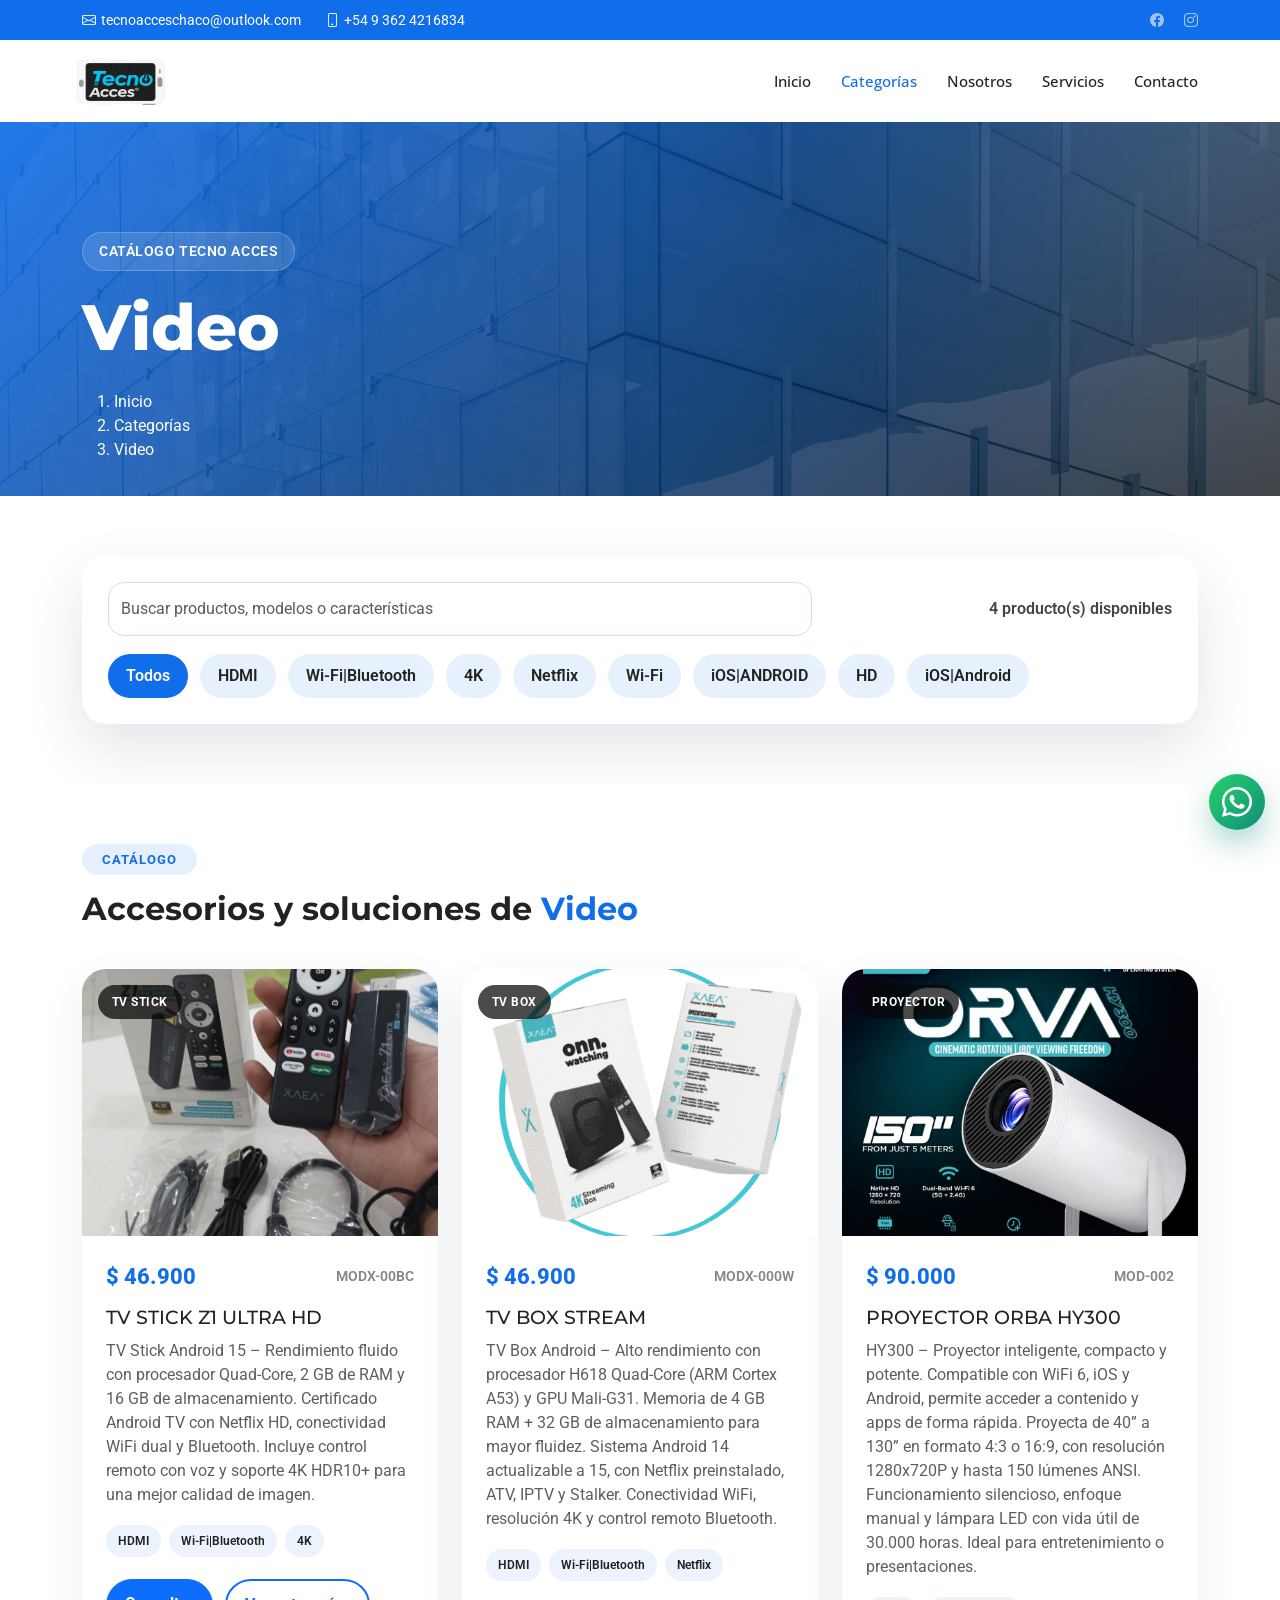
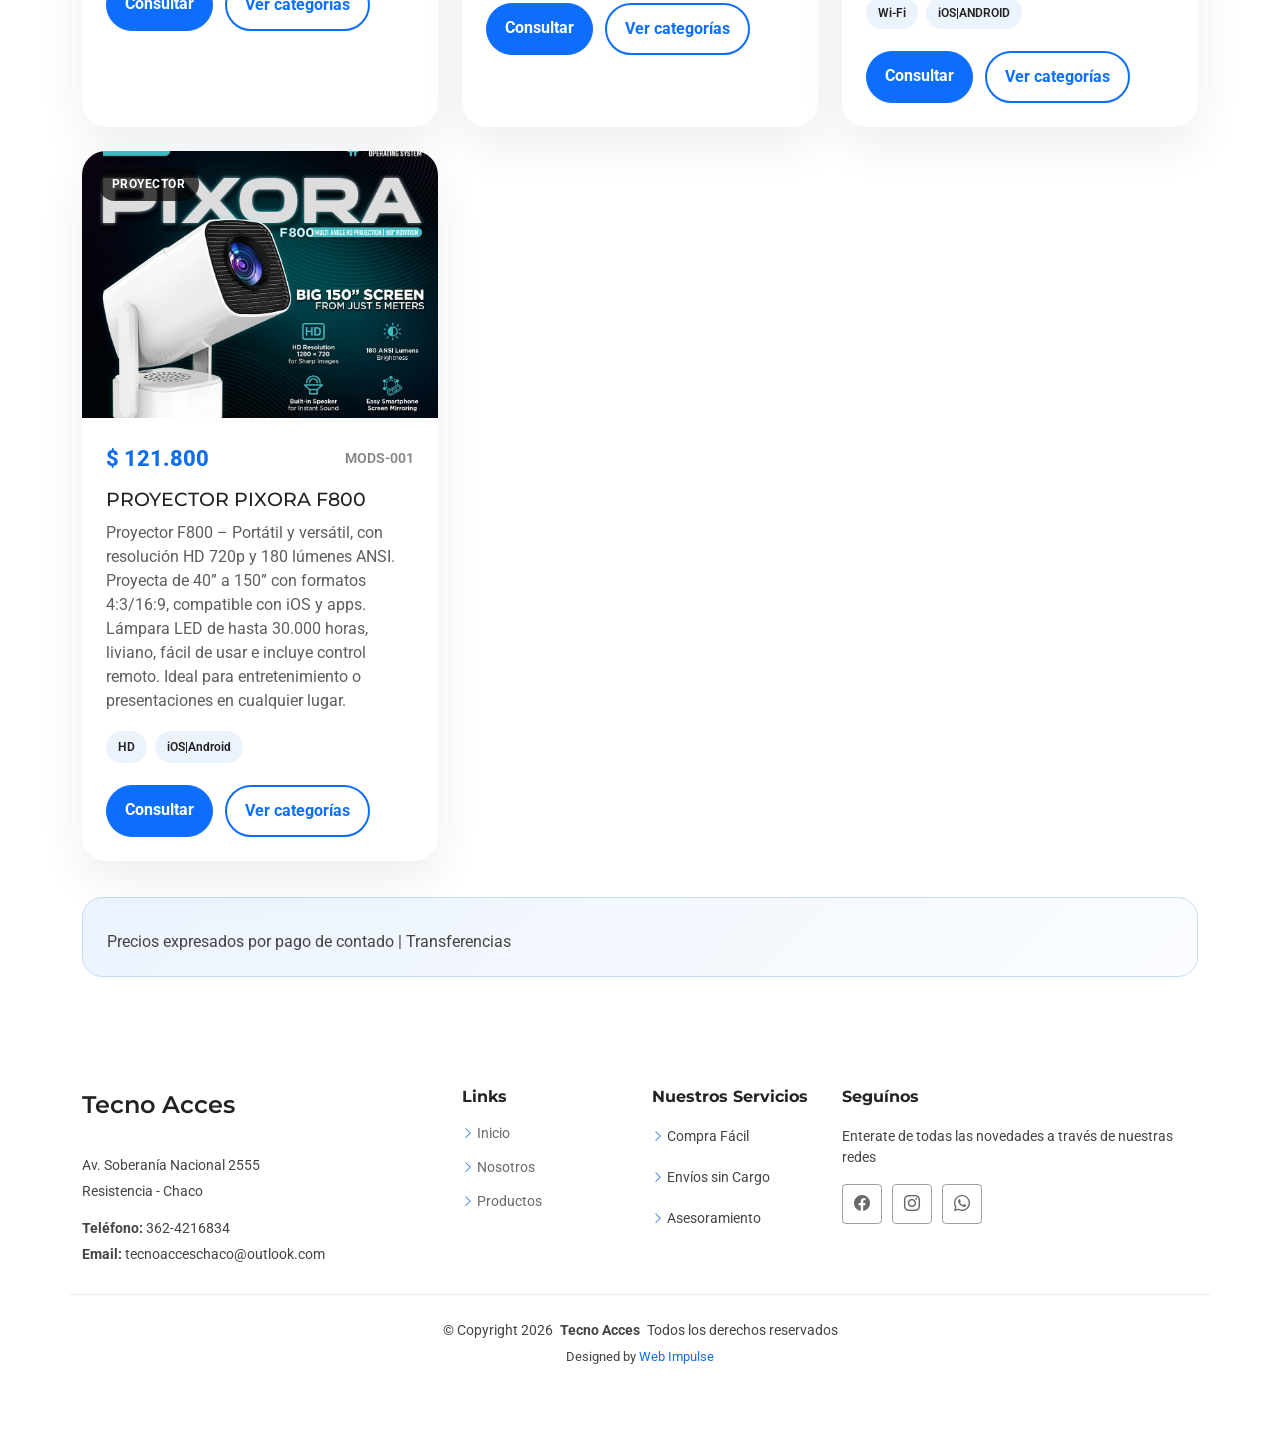
<file: categoria-video.html>
<!DOCTYPE html>
<html lang="es-AR">
<head>
  <meta charset="utf-8">
  <meta content="width=device-width, initial-scale=1.0" name="viewport">
  <title>Video | Tecno Acces</title>
  <meta name="description" content="Catálogo de video de Tecno Acces con base editable para sumar accesorios y soluciones de imagen.">
  <link href="assets/img/favicon-32x32.png" rel="icon">
  <link href="https://fonts.googleapis.com" rel="preconnect">
  <link href="https://fonts.gstatic.com" rel="preconnect" crossorigin>
  <link href="https://fonts.googleapis.com/css2?family=Roboto:ital,wght@0,100;0,300;0,400;0,500;0,700;0,900;1,100;1,300;1,400;1,500;1,700;1,900&family=Open+Sans:ital,wght@0,300;0,400;0,500;0,600;0,700;0,800;1,300;1,400;1,500;1,600;1,700;1,800&family=Montserrat:ital,wght@0,100;0,200;0,300;0,400;0,500;0,600;0,700;0,800;0,900;1,100;1,200;1,300;1,400;1,500;1,600;1,700;1,800;1,900&display=swap" rel="stylesheet">
  <link href="assets/vendor/bootstrap/css/bootstrap.min.css" rel="stylesheet">
  <link href="assets/vendor/bootstrap-icons/bootstrap-icons.css" rel="stylesheet">
  <link href="assets/vendor/aos/aos.css" rel="stylesheet">
  <link href="assets/css/main.css" rel="stylesheet">
  <link href="assets/css/category-shop.css" rel="stylesheet">
</head>
<body class="portfolio-details-page">
  <header id="header" class="header sticky-top">
    <div class="topbar d-flex align-items-center"><div class="container d-flex justify-content-center justify-content-md-between"><div class="contact-info d-flex align-items-center"><i class="bi bi-envelope d-flex align-items-center"><a href="mailto:tecnoacceschaco@outlook.com">tecnoacceschaco@outlook.com</a></i><i class="bi bi-phone d-flex align-items-center ms-4"><span>+54 9 362 4216834</span></i></div><div class="social-links d-none d-md-flex align-items-center"><a href="https://www.facebook.com/" class="facebook" target="_blank" rel="noopener noreferrer"><i class="bi bi-facebook"></i></a><a href="https://www.instagram.com/tecno.acces.chaco/" class="instagram" target="_blank" rel="noopener noreferrer"><i class="bi bi-instagram"></i></a></div></div></div>
    <div class="branding d-flex align-items-cente"><div class="container position-relative d-flex align-items-center justify-content-between"><a href="index.html" class="logo d-flex align-items-center"><img src="assets/img/logo.png" alt="Logo de Tecno Acces"></a><nav id="navmenu" class="navmenu"><ul><li><a href="index.html#hero">Inicio</a></li><li><a href="index.html#portfolio" class="active">Categorías</a></li><li><a href="index.html#about">Nosotros</a></li><li><a href="index.html#services">Servicios</a></li><li><a href="index.html#contact">Contacto</a></li></ul><i class="mobile-nav-toggle d-xl-none bi bi-list"></i></nav></div></div>
  </header>
  <main class="main">
    <section class="category-hero"><div class="container" data-aos="fade-up"><span class="category-kicker" data-category-kicker></span><h1 data-category-title></h1><p data-category-description></p><nav class="breadcrumbs"><ol><li><a href="index.html">Inicio</a></li><li><a href="index.html#portfolio">Categorías</a></li><li data-category-breadcrumb></li></ol></nav></div></section>
    <section class="category-toolbar"><div class="container"><div class="category-toolbar-card" data-aos="fade-up" data-aos-delay="100"><div class="row g-3 align-items-center"><div class="col-lg-8"><input type="search" class="form-control" data-product-search placeholder="Buscar productos, modelos o características"></div><div class="col-lg-4"><p class="mb-0 fw-semibold text-lg-end" data-product-count></p></div></div><div class="category-filters" data-category-filters></div></div></div></section>
    <section class="section"><div class="container"><div class="section-title text-start pb-0" data-aos="fade-up"><h2>Catálogo</h2><p><span>Accesorios y soluciones de</span> <span class="description-title">Video</span></p></div><div class="row gy-4 shop-grid" data-product-grid></div><div class="admin-note" data-aos="fade-up" data-aos-delay="100"><h3></h3><p data-admin-message></p></div></div></section>
  </main>
  <footer id="footer" class="footer"><div class="container footer-top"><div class="row gy-4"><div class="col-lg-4 col-md-6 footer-about"><a href="index.html" class="d-flex align-items-center"><p><span>Tecno</span> <span class="description-title">Acces</span></p></a><div class="footer-contact pt-3"><p>Av. Soberanía Nacional 2555</p><p>Resistencia - Chaco</p><p class="mt-3"><strong>Teléfono:</strong> <span>362-4216834</span></p><p><strong>Email:</strong> <span>tecnoacceschaco@outlook.com</span></p></div></div><div class="col-lg-2 col-md-3 footer-links"><h4>Links</h4><ul><li><i class="bi bi-chevron-right"></i> <a href="index.html#hero">Inicio</a></li><li><i class="bi bi-chevron-right"></i> <a href="index.html#about">Nosotros</a></li><li><i class="bi bi-chevron-right"></i> <a href="index.html#portfolio">Productos</a></li></ul></div><div class="col-lg-2 col-md-3 footer-links"><h4>Nuestros Servicios</h4><ul><li><i class="bi bi-chevron-right"></i>Compra Fácil</li><li><i class="bi bi-chevron-right"></i>Envíos sin Cargo</li><li><i class="bi bi-chevron-right"></i>Asesoramiento</li></ul></div><div class="col-lg-4 col-md-12"><h4>Seguínos</h4><p>Enterate de todas las novedades a través de nuestras redes</p><div class="social-links d-flex"><a href="#"><i class="bi bi-facebook"></i></a><a href="https://www.instagram.com/tecno.acces.chaco/"><i class="bi bi-instagram"></i></a><a href="https://wa.link/xfzeci"><i class="bi bi-whatsapp"></i></a></div></div></div></div><div class="container copyright text-center mt-4"><p>© <span>Copyright 2026</span> <strong class="px-1 sitename">Tecno Acces</strong> <span>Todos los derechos reservados</span></p><div class="credits">Designed by <a href="https://webimpulse.vercel.app/">Web Impulse</a></div></div></footer>
  <a href="#" id="scroll-top" class="scroll-top d-flex align-items-center justify-content-center"><i class="bi bi-arrow-up-short"></i></a>
  <a href="https://wa.link/xfzeci" id="whatsapp-chat" class="whatsapp-chat d-flex align-items-center justify-content-center" target="_blank" rel="noopener noreferrer"><i class="bi bi-whatsapp"></i></a>
  <div id="preloader"><div></div><div></div><div></div><div></div></div>
  <script>
    window.categoryPageConfig = {
      title: "Video",
      kicker: "Catálogo Tecno Acces",
      description: "",
      fallbackImage: "assets/img/masonry-portfolio/productoSiete.png",
      whatsappNumber: "5493624216834",
      adminMessage: "Precios expresados por pago de contado | Transferencias",
      products: [
        { name: "TV STICK Z1 ULTRA HD", price: "$ 46.900", sku: "MODX-00BC", description:"TV Stick Android 15 – Rendimiento fluido con procesador Quad-Core, 2 GB de RAM y 16 GB de almacenamiento. Certificado Android TV con Netflix HD, conectividad WiFi dual y Bluetooth. Incluye control remoto con voz y soporte 4K HDR10+ para una mejor calidad de imagen.", image: "assets/img/productos/Video/convertidorTV.jpg", badge: "TV STICK", tags: ["HDMI", "Wi-Fi|Bluetooth", "4K"] },
        { name: "TV BOX STREAM", price: "$ 46.900", sku: "MODX-000W", description: "TV Box Android – Alto rendimiento con procesador H618 Quad-Core (ARM Cortex A53) y GPU Mali-G31. Memoria de 4 GB RAM + 32 GB de almacenamiento para mayor fluidez. Sistema Android 14 actualizable a 15, con Netflix preinstalado, ATV, IPTV y Stalker. Conectividad WiFi, resolución 4K y control remoto Bluetooth.", image: "assets/img/productos/Video/convertidorBox.png", badge: "TV BOX", tags: ["HDMI", "Wi-Fi|Bluetooth", "Netflix"] },
        { name: "PROYECTOR ORBA HY300", price: "$ 90.000", sku: "MOD-002", description: "HY300 – Proyector inteligente, compacto y potente. Compatible con WiFi 6, iOS y Android, permite acceder a contenido y apps de forma rápida. Proyecta de 40” a 130” en formato 4:3 o 16:9, con resolución 1280x720P y hasta 150 lúmenes ANSI. Funcionamiento silencioso, enfoque manual y lámpara LED con vida útil de 30.000 horas. Ideal para entretenimiento o presentaciones.", image: "assets/img/productos/Video/proyectorOrba.jpg", badge: "Proyector", tags: ["Wi-Fi", "iOS|ANDROID"] },
        { name: "PROYECTOR PIXORA F800", price: "$ 121.800", sku: "MODS-001", description: "Proyector F800 – Portátil y versátil, con resolución HD 720p y 180 lúmenes ANSI. Proyecta de 40” a 150” con formatos 4:3/16:9, compatible con iOS y apps. Lámpara LED de hasta 30.000 horas, liviano, fácil de usar e incluye control remoto. Ideal para entretenimiento o presentaciones en cualquier lugar.", image: "assets/img/productos/Video/proyectorPixora.jpg", badge: "Proyector", tags: ["HD", "iOS|Android"] }

      ]
    };
  </script>
  <script src="assets/vendor/bootstrap/js/bootstrap.bundle.min.js"></script>
  <script src="assets/vendor/aos/aos.js"></script>
  <script src="assets/vendor/glightbox/js/glightbox.min.js"></script>
  <script src="assets/vendor/waypoints/noframework.waypoints.js"></script>
  <script src="assets/vendor/purecounter/purecounter_vanilla.js"></script>
  <script src="assets/vendor/swiper/swiper-bundle.min.js"></script>
  <script src="assets/vendor/imagesloaded/imagesloaded.pkgd.min.js"></script>
  <script src="assets/vendor/isotope-layout/isotope.pkgd.min.js"></script>
  <script src="assets/js/main.js"></script>
  <script src="assets/js/category-shop.js"></script>
</body>
</html>
</file>
<file: assets/css/category-shop.css>
.category-hero {
  position: relative;
  overflow: hidden;
  padding: 110px 0 70px;
  background:
    linear-gradient(135deg, rgba(16, 110, 234, 0.9), rgba(6, 6, 6, 0.78)),
    url("../img/hero-bg.jpg") center/cover no-repeat;
  color: var(--contrast-color);
}

.category-hero:before {
  content: "";
  position: absolute;
  inset: 0;
  background: radial-gradient(circle at top right, rgba(255, 255, 255, 0.18), transparent 36%);
}

.category-hero .container {
  position: relative;
  z-index: 1;
}

.category-hero .category-kicker {
  display: inline-flex;
  align-items: center;
  gap: 8px;
  padding: 8px 16px;
  border-radius: 999px;
  background: rgba(255, 255, 255, 0.12);
  border: 1px solid rgba(255, 255, 255, 0.2);
  font-size: 14px;
  font-weight: 600;
  letter-spacing: 0.04em;
  text-transform: uppercase;
}

.category-hero h1,
.category-hero p,
.category-hero .breadcrumbs li,
.category-hero .breadcrumbs a {
  color: var(--contrast-color);
}

.category-hero h1 {
  margin: 18px 0 16px;
  font-size: clamp(2.2rem, 5vw, 4rem);
  font-weight: 800;
}

.category-hero p {
  max-width: 700px;
  margin-bottom: 0;
  font-size: 1.08rem;
}

.category-hero .breadcrumbs {
  margin-top: 24px;
}

.category-toolbar {
  margin-top: -52px;
  position: relative;
  z-index: 4;
}

.category-toolbar-card {
  background: var(--surface-color);
  border-radius: 24px;
  padding: 26px;
  box-shadow: 0 24px 60px rgba(17, 34, 68, 0.12);
}

.category-toolbar .form-control {
  min-height: 54px;
  border-radius: 16px;
  border: 1px solid color-mix(in srgb, var(--accent-color), white 78%);
  box-shadow: none;
}

.category-toolbar .form-control:focus {
  border-color: color-mix(in srgb, var(--accent-color), white 20%);
  box-shadow: 0 0 0 0.25rem rgba(16, 110, 234, 0.12);
}

.category-filters {
  display: flex;
  flex-wrap: wrap;
  gap: 12px;
  margin-top: 18px;
}

.category-filter {
  border: 0;
  border-radius: 999px;
  padding: 10px 18px;
  background: color-mix(in srgb, var(--accent-color), white 90%);
  color: var(--heading-color);
  font-weight: 600;
  transition: 0.3s ease;
}

.category-filter:hover,
.category-filter.active {
  background: var(--accent-color);
  color: var(--contrast-color);
}

.category-summary {
  display: flex;
  flex-wrap: wrap;
  gap: 12px 24px;
  align-items: center;
  justify-content: space-between;
  margin: 24px 0 8px;
}

.category-summary p {
  margin: 0;
  color: color-mix(in srgb, var(--default-color), transparent 15%);
}

.shop-grid {
  margin-top: 12px;
}

.product-card {
  height: 100%;
  border-radius: 24px;
  overflow: hidden;
  background: var(--surface-color);
  box-shadow: 0 18px 45px rgba(17, 34, 68, 0.08);
  transition: transform 0.35s ease, box-shadow 0.35s ease;
}

.product-card:hover {
  transform: translateY(-8px);
  box-shadow: 0 24px 55px rgba(17, 34, 68, 0.14);
}

.product-media {
  position: relative;
  aspect-ratio: 4 / 3;
  overflow: hidden;
  background: linear-gradient(135deg, rgba(16, 110, 234, 0.16), rgba(255, 255, 255, 0.35));
}

.product-media img {
  width: 100%;
  height: 100%;
  object-fit: cover;
  transition: transform 0.45s ease;
}

.product-card:hover .product-media img {
  transform: scale(1.06);
}

.product-badge {
  position: absolute;
  top: 16px;
  left: 16px;
  display: inline-flex;
  align-items: center;
  gap: 8px;
  padding: 8px 14px;
  border-radius: 999px;
  background: rgba(6, 6, 6, 0.72);
  color: var(--contrast-color);
  font-size: 12px;
  font-weight: 700;
  letter-spacing: 0.04em;
  text-transform: uppercase;
}

.product-body {
  padding: 24px;
}

.product-meta {
  display: flex;
  align-items: center;
  justify-content: space-between;
  gap: 16px;
  margin-bottom: 12px;
}

.product-price {
  font-size: 1.4rem;
  font-weight: 800;
  color: var(--accent-color);
}

.product-sku {
  color: color-mix(in srgb, var(--default-color), transparent 35%);
  font-size: 0.9rem;
  font-weight: 600;
}

.product-title {
  margin-bottom: 10px;
  font-size: 1.2rem;
}

.product-description {
  margin-bottom: 18px;
  color: color-mix(in srgb, var(--default-color), transparent 14%);
}

.product-tags {
  display: flex;
  flex-wrap: wrap;
  gap: 8px;
  margin-bottom: 22px;
}

.product-tags span {
  display: inline-flex;
  align-items: center;
  border-radius: 999px;
  padding: 7px 12px;
  background: color-mix(in srgb, var(--accent-color), white 92%);
  color: var(--heading-color);
  font-size: 12px;
  font-weight: 600;
}

.product-actions {
  display: flex;
  flex-wrap: wrap;
  gap: 12px;
}

.product-actions .btn {
  border-radius: 999px;
  padding: 12px 18px;
  font-weight: 700;
}

.product-actions .btn-outline-primary {
  border-width: 2px;
}

.admin-note {
  margin-top: 36px;
  border-radius: 20px;
  background: linear-gradient(135deg, rgba(16, 110, 234, 0.08), rgba(16, 110, 234, 0.02));
  border: 1px solid color-mix(in srgb, var(--accent-color), white 76%);
  padding: 22px 24px;
}

.admin-note h3 {
  font-size: 1.1rem;
  margin-bottom: 10px;
}

.admin-note p {
  margin: 0;
}

.empty-products {
  padding: 46px 28px;
  border-radius: 24px;
  text-align: center;
  background: color-mix(in srgb, var(--accent-color), white 94%);
  border: 1px dashed color-mix(in srgb, var(--accent-color), white 60%);
}

.empty-products i {
  display: inline-flex;
  align-items: center;
  justify-content: center;
  width: 72px;
  height: 72px;
  margin-bottom: 16px;
  border-radius: 50%;
  background: var(--surface-color);
  color: var(--accent-color);
  font-size: 2rem;
}

@media (max-width: 991px) {
  .category-hero {
    padding-top: 90px;
  }

  .category-toolbar {
    margin-top: -36px;
  }
}

@media (max-width: 767px) {
  .category-toolbar-card,
  .product-body {
    padding: 20px;
  }

  .category-summary {
    align-items: flex-start;
  }
}
</file>
<file: assets/css/main.css>
/**
* Template Name: BizLand
* Template URL: https://bootstrapmade.com/bizland-bootstrap-business-template/
* Updated: Dec 05 2024 with Bootstrap v5.3.3
* Author: BootstrapMade.com
* License: https://bootstrapmade.com/license/
*/

/*--------------------------------------------------------------
# Font & Color Variables
# Help: https://bootstrapmade.com/color-system/
--------------------------------------------------------------*/
/* Fonts */
:root {
  --default-font: "Roboto",  system-ui, -apple-system, "Segoe UI", Roboto, "Helvetica Neue", Arial, "Noto Sans", "Liberation Sans", sans-serif, "Apple Color Emoji", "Segoe UI Emoji", "Segoe UI Symbol", "Noto Color Emoji";
  --heading-font: "Montserrat",  sans-serif;
  --nav-font: "Open Sans",  sans-serif;
}

/* Global Colors - The following color variables are used throughout the website. Updating them here will change the color scheme of the entire website */
:root { 
  --background-color: #ffffff; /* Background color for the entire website, including individual sections */
  --default-color: #444444; /* Default color used for the majority of the text content across the entire website */
  --heading-color: #222222; /* Color for headings, subheadings and title throughout the website */
  --accent-color: #106eea; /* Accent color that represents your brand on the website. It's used for buttons, links, and other elements that need to stand out */
  --surface-color: #ffffff; /* The surface color is used as a background of boxed elements within sections, such as cards, icon boxes, or other elements that require a visual separation from the global background. */
  --contrast-color: #ffffff; /* Contrast color for text, ensuring readability against backgrounds of accent, heading, or default colors. */
}

/* Nav Menu Colors - The following color variables are used specifically for the navigation menu. They are separate from the global colors to allow for more customization options */
:root {
  --nav-color: #222222;  /* The default color of the main navmenu links */
  --nav-hover-color: #106eea; /* Applied to main navmenu links when they are hovered over or active */
  --nav-mobile-background-color: #ffffff; /* Used as the background color for mobile navigation menu */
  --nav-dropdown-background-color: #ffffff; /* Used as the background color for dropdown items that appear when hovering over primary navigation items */
  --nav-dropdown-color: #222222; /* Used for navigation links of the dropdown items in the navigation menu. */
  --nav-dropdown-hover-color: #106eea; /* Similar to --nav-hover-color, this color is applied to dropdown navigation links when they are hovered over. */
}

/* Color Presets - These classes override global colors when applied to any section or element, providing reuse of the sam color scheme. */

.light-background {
  --background-color: #f5f9ff;
  --surface-color: #ffffff;
}

.dark-background {
  --background-color: #060606;
  --default-color: #ffffff;
  --heading-color: #ffffff;
  --surface-color: #252525;
  --contrast-color: #ffffff;
}

/* Smooth scroll */
:root {
  scroll-behavior: smooth;
}

/*--------------------------------------------------------------
# General Styling & Shared Classes
--------------------------------------------------------------*/
body {
  color: var(--default-color);
  background-color: var(--background-color);
  font-family: var(--default-font);
}

a {
  color: var(--accent-color);
  text-decoration: none;
  transition: 0.3s;
}

a:hover {
  color: color-mix(in srgb, var(--accent-color), transparent 25%);
  text-decoration: none;
}

h1,
h2,
h3,
h4,
h5,
h6 {
  color: var(--heading-color);
  font-family: var(--heading-font);
}

/* PHP Email Form Messages
------------------------------*/
.php-email-form .error-message {
  display: none;
  background: #df1529;
  color: #ffffff;
  text-align: left;
  padding: 15px;
  margin-bottom: 24px;
  font-weight: 600;
}

.php-email-form .sent-message {
  display: none;
  color: #ffffff;
  background: #059652;
  text-align: center;
  padding: 15px;
  margin-bottom: 24px;
  font-weight: 600;
}

.php-email-form .loading {
  display: none;
  background: var(--surface-color);
  text-align: center;
  padding: 15px;
  margin-bottom: 24px;
}

.php-email-form .loading:before {
  content: "";
  display: inline-block;
  border-radius: 50%;
  width: 24px;
  height: 24px;
  margin: 0 10px -6px 0;
  border: 3px solid var(--accent-color);
  border-top-color: var(--surface-color);
  animation: php-email-form-loading 1s linear infinite;
}

@keyframes php-email-form-loading {
  0% {
    transform: rotate(0deg);
  }

  100% {
    transform: rotate(360deg);
  }
}

/*--------------------------------------------------------------
# Global Header
--------------------------------------------------------------*/
.header {
  color: var(--default-color);
  transition: all 0.5s;
  z-index: 997;
  background-color: var(--background-color);
}

.header .topbar {
  background-color: var(--accent-color);
  height: 40px;
  padding: 0;
  font-size: 14px;
  transition: all 0.5s;
}

.header .topbar .contact-info i {
  font-style: normal;
  color: var(--contrast-color);
}

.header .topbar .contact-info i a,
.header .topbar .contact-info i span {
  padding-left: 5px;
  color: var(--contrast-color);
}

@media (max-width: 575px) {

  .header .topbar .contact-info i a,
  .header .topbar .contact-info i span {
    font-size: 13px;
  }
}

.header .topbar .contact-info i a {
  line-height: 0;
  transition: 0.3s;
}

.header .topbar .contact-info i a:hover {
  color: var(--contrast-color);
  text-decoration: underline;
}

.header .topbar .social-links a {
  color: color-mix(in srgb, var(--contrast-color), transparent 40%);
  line-height: 0;
  transition: 0.3s;
  margin-left: 20px;
}

.header .topbar .social-links a:hover {
  color: var(--contrast-color);
}

.header .branding {
  background-color: var(--background-color);
  min-height: 60px;
  padding: 10px 0;
}

.header .logo {
  line-height: 1;
}

.header .logo img {
  height: 86px;
  width: 100px;
 margin: -12px;
}

.header .logo h1 {
  font-size: 30px;
  margin: 0;
  font-weight: 700;
  color: var(--heading-color);
}

.scrolled .header {
  box-shadow: 0px 0 18px rgba(0, 0, 0, 0.1);
}

.scrolled .header .topbar {
  height: 0;
  visibility: hidden;
  overflow: hidden;
}

/*--------------------------------------------------------------
# Navigation Menu
--------------------------------------------------------------*/
/* Navmenu - Desktop */
@media (min-width: 1200px) {
  .navmenu {
    padding: 0;
  }

  .navmenu ul {
    margin: 0;
    padding: 0;
    display: flex;
    list-style: none;
    align-items: center;
  }

  .navmenu li {
    position: relative;
  }

  .navmenu a,
  .navmenu a:focus {
    color: var(--nav-color);
    padding: 18px 15px;
    font-size: 15px;
    font-family: var(--nav-font);
    font-weight: 500;
    display: flex;
    align-items: center;
    justify-content: space-between;
    white-space: nowrap;
    transition: 0.3s;
  }

  .navmenu a i,
  .navmenu a:focus i {
    font-size: 12px;
    line-height: 0;
    margin-left: 5px;
    transition: 0.3s;
  }

  .navmenu li:last-child a {
    padding-right: 0;
  }

  .navmenu li:hover>a,
  .navmenu .active,
  .navmenu .active:focus {
    color: var(--nav-hover-color);
  }

  .navmenu .dropdown ul {
    margin: 0;
    padding: 10px 0;
    background: var(--nav-dropdown-background-color);
    display: block;
    position: absolute;
    visibility: hidden;
    left: 14px;
    top: 130%;
    opacity: 0;
    transition: 0.3s;
    border-radius: 4px;
    z-index: 99;
    box-shadow: 0px 0px 30px rgba(0, 0, 0, 0.1);
  }

  .navmenu .dropdown ul li {
    min-width: 200px;
  }

  .navmenu .dropdown ul a {
    padding: 10px 20px;
    font-size: 15px;
    text-transform: none;
    color: var(--nav-dropdown-color);
  }

  .navmenu .dropdown ul a i {
    font-size: 12px;
  }

  .navmenu .dropdown ul a:hover,
  .navmenu .dropdown ul .active:hover,
  .navmenu .dropdown ul li:hover>a {
    color: var(--nav-dropdown-hover-color);
  }

  .navmenu .dropdown:hover>ul {
    opacity: 1;
    top: 100%;
    visibility: visible;
  }

  .navmenu .dropdown .dropdown ul {
    top: 0;
    left: -90%;
    visibility: hidden;
  }

  .navmenu .dropdown .dropdown:hover>ul {
    opacity: 1;
    top: 0;
    left: -100%;
    visibility: visible;
  }
}

/* Navmenu - Mobile */
@media (max-width: 1199px) {
  .mobile-nav-toggle {
    color: var(--nav-color);
    font-size: 28px;
    line-height: 0;
    margin-right: 10px;
    cursor: pointer;
    transition: color 0.3s;
  }

  .navmenu {
    padding: 0;
    z-index: 9997;
  }

  .navmenu ul {
    display: none;
    list-style: none;
    position: absolute;
    inset: 60px 20px 20px 20px;
    padding: 10px 0;
    margin: 0;
    border-radius: 6px;
    background-color: var(--nav-mobile-background-color);
    overflow-y: auto;
    transition: 0.3s;
    z-index: 9998;
    box-shadow: 0px 0px 30px rgba(0, 0, 0, 0.1);
  }

  .navmenu a,
  .navmenu a:focus {
    color: var(--nav-dropdown-color);
    padding: 10px 20px;
    font-family: var(--nav-font);
    font-size: 17px;
    font-weight: 500;
    display: flex;
    align-items: center;
    justify-content: space-between;
    white-space: nowrap;
    transition: 0.3s;
  }

  .navmenu a i,
  .navmenu a:focus i {
    font-size: 12px;
    line-height: 0;
    margin-left: 5px;
    width: 30px;
    height: 30px;
    display: flex;
    align-items: center;
    justify-content: center;
    border-radius: 50%;
    transition: 0.3s;
    background-color: color-mix(in srgb, var(--accent-color), transparent 90%);
  }

  .navmenu a i:hover,
  .navmenu a:focus i:hover {
    background-color: var(--accent-color);
    color: var(--contrast-color);
  }

  .navmenu a:hover,
  .navmenu .active,
  .navmenu .active:focus {
    color: var(--nav-dropdown-hover-color);
  }

  .navmenu .active i,
  .navmenu .active:focus i {
    background-color: var(--accent-color);
    color: var(--contrast-color);
    transform: rotate(180deg);
  }

  .navmenu .dropdown ul {
    position: static;
    display: none;
    z-index: 99;
    padding: 10px 0;
    margin: 10px 20px;
    background-color: var(--nav-dropdown-background-color);
    border: 1px solid color-mix(in srgb, var(--default-color), transparent 90%);
    box-shadow: none;
    transition: all 0.5s ease-in-out;
  }

  .navmenu .dropdown ul ul {
    background-color: rgba(33, 37, 41, 0.1);
  }

  .navmenu .dropdown>.dropdown-active {
    display: block;
    background-color: rgba(33, 37, 41, 0.03);
  }

  .mobile-nav-active {
    overflow: hidden;
  }

  .mobile-nav-active .mobile-nav-toggle {
    color: #fff;
    position: absolute;
    font-size: 32px;
    top: 15px;
    right: 15px;
    margin-right: 0;
    z-index: 9999;
  }

  .mobile-nav-active .navmenu {
    position: fixed;
    overflow: hidden;
    inset: 0;
    background: rgba(33, 37, 41, 0.8);
    transition: 0.3s;
  }

  .mobile-nav-active .navmenu>ul {
    display: block;
  }
}

/*--------------------------------------------------------------
# Global Footer
--------------------------------------------------------------*/
.footer {
  color: var(--default-color);
  background-color: var(--background-color);
  font-size: 14px;
  padding-bottom: 50px;
  position: relative;
}

.footer .footer-newsletter {
  background-color: color-mix(in srgb, var(--accent-color), transparent 96%);
  padding: 50px 0;
}

.footer .footer-newsletter h4 {
  font-size: 24px;
}

.footer .footer-newsletter .newsletter-form {
  margin-top: 30px;
  margin-bottom: 15px;
  padding: 6px 8px;
  position: relative;
  background-color: var(--surface-color);
  border: 1px solid color-mix(in srgb, var(--accent-color), transparent 80%);
  box-shadow: 0px 2px 25px rgba(0, 0, 0, 0.1);
  display: flex;
  transition: 0.3s;
  border-radius: 4px;
}

.footer .footer-newsletter .newsletter-form:focus-within {
  border-color: var(--accent-color);
}

.footer .footer-newsletter .newsletter-form input[type=email] {
  border: 0;
  padding: 4px;
  width: 100%;
  background-color: var(--surface-color);
  color: var(--default-color);
}

.footer .footer-newsletter .newsletter-form input[type=email]:focus-visible {
  outline: none;
}

.footer .footer-newsletter .newsletter-form input[type=submit] {
  border: 0;
  font-size: 16px;
  padding: 0 20px;
  margin: -7px -8px -7px 0;
  background: var(--accent-color);
  color: var(--contrast-color);
  transition: 0.3s;
  border-radius: 0 4px 4px 0;
}

.footer .footer-newsletter .newsletter-form input[type=submit]:hover {
  background: color-mix(in srgb, var(--accent-color), transparent 20%);
}

.footer .footer-top {
  padding-top: 50px;
}

.footer .social-links a {
  display: flex;
  align-items: center;
  justify-content: center;
  width: 40px;
  height: 40px;
  border-radius: 4px;
  border: 1px solid color-mix(in srgb, var(--default-color), transparent 50%);
  font-size: 16px;
  color: color-mix(in srgb, var(--default-color), transparent 20%);
  margin-right: 10px;
  transition: 0.3s;
}

.footer .social-links a:hover {
  color: var(--accent-color);
  border-color: var(--accent-color);
}

.footer h4 {
  font-size: 16px;
  font-weight: bold;
  position: relative;
  padding-bottom: 12px;
}

.footer .footer-links {
  margin-bottom: 30px;
}

.footer .footer-links ul {
  list-style: none;
  padding: 0;
  margin: 0;
}

.footer .footer-links ul i {
  margin-right: 3px;
  font-size: 12px;
  line-height: 0;
  color: var(--accent-color);
}

.footer .footer-links ul li {
  padding: 10px 0;
  display: flex;
  align-items: center;
}

.footer .footer-links ul li:first-child {
  padding-top: 0;
}

.footer .footer-links ul a {
  display: inline-block;
  color: color-mix(in srgb, var(--default-color), transparent 20%);
  line-height: 1;
}

.footer .footer-links ul a:hover {
  color: var(--accent-color);
}

.footer .footer-about a {
  color: var(--heading-color);
  font-size: 24px;
  font-weight: 600;
  font-family: var(--heading-font);
}

.footer .footer-contact p {
  margin-bottom: 5px;
}

.footer .copyright {
  padding-top: 25px;
  padding-bottom: 25px;
  border-top: 1px solid color-mix(in srgb, var(--default-color), transparent 90%);
}

.footer .copyright p {
  margin-bottom: 0;
}

.footer .credits {
  margin-top: 6px;
  font-size: 13px;
}

/*--------------------------------------------------------------
# Preloader
--------------------------------------------------------------*/
#preloader {
  position: fixed;
  inset: 0;
  z-index: 9999;
  overflow: hidden;
  background-color: var(--background-color);
  transition: all 0.6s ease-out;
  width: 100%;
  height: 100vh;
  display: flex;
  align-items: center;
  justify-content: center;
}

#preloader div {
  width: 13px;
  height: 13px;
  background-color: var(--accent-color);
  border-radius: 50%;
  animation-timing-function: cubic-bezier(0, 1, 1, 0);
  position: absolute;
  left: 50%;
}

#preloader div:nth-child(1) {
  left: calc(50% + 8px);
  animation: animate-preloader-1 0.6s infinite;
}

#preloader div:nth-child(2) {
  left: calc(50% + 8px);
  animation: animate-preloader-2 0.6s infinite;
}

#preloader div:nth-child(3) {
  left: calc(50% + 32px);
  animation: animate-preloader-2 0.6s infinite;
}

#preloader div:nth-child(4) {
  left: calc(50% + 56px);
  animation: animate-preloader-3 0.6s infinite;
}

@keyframes animate-preloader-1 {
  0% {
    transform: scale(0);
  }

  100% {
    transform: scale(1);
  }
}

@keyframes animate-preloader-3 {
  0% {
    transform: scale(1);
  }

  100% {
    transform: scale(0);
  }
}

@keyframes animate-preloader-2 {
  0% {
    transform: translate(0, 0);
  }

  100% {
    transform: translate(24px, 0);
  }
}

/*--------------------------------------------------------------
# Scroll Top Button
--------------------------------------------------------------*/
.scroll-top {
  position: fixed;
  visibility: hidden;
  opacity: 0;
  right: 15px;
  bottom: 15px;
  z-index: 99999;
  background-color: var(--accent-color);
  width: 40px;
  height: 40px;
  border-radius: 4px;
  transition: all 0.4s;
}

.scroll-top i {
  font-size: 24px;
  color: var(--contrast-color);
  line-height: 0;
}

.scroll-top:hover {
  background-color: color-mix(in srgb, var(--accent-color), transparent 20%);
  color: var(--contrast-color);
}

.scroll-top.active {
  visibility: visible;
  opacity: 1;
}

/*--------------------------------------------------------------
# WhatsApp Floating Button
--------------------------------------------------------------*/
.whatsapp-chat {
  position: fixed;
  right: 15px;
  bottom: 70px;
  z-index: 99998;
  width: 56px;
  height: 56px;
  border-radius: 50%;
  background: linear-gradient(135deg, #25d366 0%, #128c7e 100%);
  color: #ffffff;
  box-shadow: 0 14px 30px rgba(18, 140, 126, 0.35);
  transition: transform 0.3s ease, box-shadow 0.3s ease;
  animation: whatsapp-pulse 2.4s ease-in-out infinite;
}

.whatsapp-chat i {
  font-size: 30px;
  line-height: 0;
  color: inherit;
}

.whatsapp-chat:hover {
  color: #ffffff;
  transform: translateY(-3px) scale(1.03);
  box-shadow: 0 18px 34px rgba(18, 140, 126, 0.42);
  animation-play-state: paused;
}

@keyframes whatsapp-pulse {
  0% {
    transform: scale(1);
    box-shadow: 0 14px 30px rgba(18, 140, 126, 0.35), 0 0 0 0 rgba(37, 211, 102, 0.28);
  }

  50% {
    transform: scale(1.04);
    box-shadow: 0 18px 34px rgba(18, 140, 126, 0.42), 0 0 0 12px rgba(37, 211, 102, 0);
  }

  100% {
    transform: scale(1);
    box-shadow: 0 14px 30px rgba(18, 140, 126, 0.35), 0 0 0 0 rgba(37, 211, 102, 0);
  }
}

@media (max-width: 768px) {
  .whatsapp-chat {
    right: 12px;
    bottom: 68px;
    width: 52px;
    height: 52px;
  }

  .whatsapp-chat i {
    font-size: 28px;
  }
}

/*--------------------------------------------------------------
# Disable aos animation delay on mobile devices
--------------------------------------------------------------*/
@media screen and (max-width: 768px) {
  [data-aos-delay] {
    transition-delay: 0 !important;
  }
}

/*--------------------------------------------------------------
# Global Page Titles & Breadcrumbs
--------------------------------------------------------------*/
.page-title {
  --background-color: color-mix(in srgb, var(--default-color), transparent 96%);
  color: var(--default-color);
  background-color: var(--background-color);
  padding: 25px 0;
  position: relative;
}

.page-title h1 {
  font-size: 24px;
  font-weight: 600;
}

.page-title .breadcrumbs ol {
  display: flex;
  flex-wrap: wrap;
  list-style: none;
  padding: 0;
  margin: 0;
  font-size: 14px;
  font-weight: 400;
}

.page-title .breadcrumbs ol li+li {
  padding-left: 10px;
}

.page-title .breadcrumbs ol li+li::before {
  content: "/";
  display: inline-block;
  padding-right: 10px;
  color: color-mix(in srgb, var(--default-color), transparent 70%);
}

/*--------------------------------------------------------------
# Global Sections
--------------------------------------------------------------*/
section,
.section {
  color: var(--default-color);
  background-color: var(--background-color);
  padding: 60px 0;
  scroll-margin-top: 78px;
  overflow: clip;
}

@media (max-width: 1199px) {

  section,
  .section {
    scroll-margin-top: 60px;
  }
}

/*--------------------------------------------------------------
# Global Section Titles
--------------------------------------------------------------*/
.section-title {
  text-align: center;
  padding-bottom: 60px;
  position: relative;
}

.section-title h2 {
  font-size: 13px;
  letter-spacing: 1px;
  font-weight: 700;
  padding: 8px 20px;
  margin: 0;
  background: color-mix(in srgb, var(--accent-color), transparent 90%);
  color: var(--accent-color);
  display: inline-block;
  text-transform: uppercase;
  border-radius: 50px;
  font-family: var(--default-font);
}

.section-title p {
  color: var(--heading-color);
  margin: 10px 0 0 0;
  font-size: 32px;
  font-weight: 700;
  font-family: var(--heading-font);
}

.section-title p .description-title {
  color: var(--accent-color);
}

/*--------------------------------------------------------------
# Hero Section
--------------------------------------------------------------*/
.hero {
  width: 100%;
  min-height: 75vh;
  position: relative;
  padding: 60px 0;
  display: flex;
  align-items: center;
  background: url("../img/hero.webp") top left;
  background-size: cover;
  ;
}

.hero:before {
  content: "";
  background: color-mix(in srgb, var(--background-color),transparent 70%);
  position: absolute;
  bottom: 0;
  top: 0;
  left: 0;
  right: 0;
}

.hero .container {
  position: relative;
}

.hero h1 {
  color: blue;
  margin: 0;
  font-size: 48px;
  font-weight: 700;
  line-height: 56px;
}

.hero h1 span {
  color: black;
}

.hero p {
  color: black;
  margin: 5px 0 30px 0;
  font-size: 20px;
  font-weight: 400;
}

.hero .btn-get-started {
  color: var(--contrast-color);
  background: linear-gradient(135deg, var(--accent-color), #004bb7);
  font-family: var(--heading-font);
  font-weight: 700;
  font-size: 16px;
  animation: pulse 1.5s infinite;
  letter-spacing: 0;
  display: inline-flex;
  align-items: center;
  gap: 10px;
  padding: 13px 28px;
  border-radius: 50px;
  border: 1px solid color-mix(in srgb, var(--contrast-color), transparent 72%);
  transition: transform 0.3s ease, box-shadow 0.3s ease, background 0.3s ease;
  box-shadow: 0 12px 30px color-mix(in srgb, var(--accent-color), transparent 60%);
  position: relative;
  overflow: hidden;
  isolation: isolate;
}

.hero .btn-get-started::before {
  content: "";
  position: absolute;
  top: -40%;
  bottom: -40%;
  left: -75%;
  width: 42%;
  background: linear-gradient(120deg, transparent, rgba(255, 255, 255, 0.55), transparent);
  transform: skewX(-22deg);
  animation: button-shine 2.8s ease-in-out infinite;
  z-index: -1;
}

.hero .btn-get-started i {
  font-size: 20px;
  line-height: 1;
}
@keyframes pulse{
  0% {
    transform: scale(1);
  }
  50% {
    transform: scale(1.1);
  }
  100% {
    transform: scale(1);
  }
}

@keyframes button-shine {
  0% {
    left: -75%;
  }

  55%,
  100% {
    left: 130%;
  }
}

.hero .btn-get-started:hover {
  transform: scale(1.1);
  color: var(--contrast-color);
  background: linear-gradient(135deg, #004bb7, var(--accent-color));
  box-shadow: 0 16px 36px color-mix(in srgb, var(--accent-color), transparent 48%);
}

.hero .btn-watch-video {
  font-size: 16px;
  transition: 0.5s;
  margin-left: 25px;
  color: var(--default-color);
  font-weight: 600;
}

.hero .btn-watch-video i {
  color: var(--accent-color);
  font-size: 32px;
  transition: 0.3s;
  line-height: 0;
  margin-right: 8px;
}

.hero .btn-watch-video:hover {
  color: var(--accent-color);
}

.hero .btn-watch-video:hover i {
  color: color-mix(in srgb, var(--accent-color), transparent 15%);
}

.hero .animated {
  animation: up-down 2s ease-in-out infinite alternate-reverse both;
}

@media (max-width: 640px) {
  .hero h1 {
    font-size: 28px;
    line-height: 36px;
  }

  .hero p {
    font-size: 18px;
    line-height: 24px;
    margin-bottom: 30px;
  }

  .hero .btn-get-started,
  .hero .btn-watch-video {
    font-size: 13px;
  }

  .hero .btn-get-started {
    padding: 11px 20px;
  }
}

@keyframes up-down {
  0% {
    transform: translateY(10px);
  }

  100% {
    transform: translateY(-10px);
  }
}

/*--------------------------------------------------------------
# Featured Services Section
--------------------------------------------------------------*/
.featured-services .service-item {
  background-color: var(--surface-color);
  box-shadow: 0px 0 25px 0 rgba(0, 0, 0, 0.1);
  padding: 50px 30px;
  transition: all 0.3s ease-in-out;
  height: 100%;
  position: relative;
  z-index: 1;
}

.featured-services .service-item:before {
  content: "";
  position: absolute;
  background: var(--accent-color);
  inset: 100% 0 0 0;
  transition: all 0.3s;
  z-index: -1;
}

.featured-services .service-item .icon {
  margin-bottom: 10px;
}

.featured-services .service-item .icon i {
  color: var(--accent-color);
  font-size: 36px;
  transition: ease-in-out 0.3s;
}

.featured-services .service-item h4 {
  font-weight: 700;
  margin-bottom: 15px;
  font-size: 20px;
}

.featured-services .service-item h4 a {
  color: var(--heading-color);
  transition: ease-in-out 0.3s;
}

.featured-services .service-item p {
  line-height: 24px;
  font-size: 14px;
  margin-bottom: 0;
  transition: ease-in-out 0.3s;
}

.featured-services .service-item:hover h4 a,
.featured-services .service-item:hover .icon i,
.featured-services .service-item:hover p {
  color: var(--contrast-color);
}

.featured-services .service-item:hover:before {
  background: var(--accent-color);
  inset: 0;
  border-radius: 0px;
}

/*--------------------------------------------------------------
# About Section
--------------------------------------------------------------*/
.about .about-content h3 {
  font-weight: 700;
  font-size: 26px;
}

.about .about-content ul {
  list-style: none;
  padding: 0;
}

.about .about-content ul li {
  display: flex;
  align-items: flex-start;
  margin-bottom: 35px;
}

.about .about-content ul li:first-child {
  margin-top: 35px;
}

.about .about-content ul i {
  background: var(--surface-color);
  box-shadow: 0px 6px 15px rgba(0, 0, 0, 0.1);
  display: flex;
  align-items: center;
  justify-content: center;
  flex-shrink: 0;
  width: 64px;
  height: 64px;
  font-size: 24px;
  margin-right: 15px;
  color: var(--accent-color);
  border-radius: 50px;
}

.about .about-content ul h4 {
  font-size: 18px;
  font-weight: 600;
}

.about .about-content ul p {
  font-size: 15px;
}

.about .about-content p:last-child {
  margin-bottom: 0;
}

/*--------------------------------------------------------------
# Skills Section
--------------------------------------------------------------*/
.skills .progress {
  height: 60px;
  display: block;
  background: none;
  border-radius: 0;
}

.skills .progress .skill {
  color: var(--heading-color);
  padding: 0;
  margin: 0 0 6px 0;
  text-transform: uppercase;
  display: block;
  font-weight: 600;
  font-family: var(--heading-font);
}

.skills .progress .skill .val {
  float: right;
  font-style: normal;
}

.skills .progress-bar-wrap {
  background: color-mix(in srgb, var(--default-color), transparent 90%);
  height: 10px;
}

.skills .progress-bar {
  width: 1px;
  height: 10px;
  transition: 0.9s;
  background-color: var(--accent-color);
}

/*--------------------------------------------------------------
# Stats Section
--------------------------------------------------------------*/
.stats i {
  background-color: var(--accent-color);
  color: var(--contrast-color);
  border: 6px solid var(--surface-color);
  width: 64px;
  height: 64px;
  font-size: 24px;
  border-radius: 50px;
  display: inline-flex;
  align-items: center;
  justify-content: center;
  position: relative;
  z-index: 1;
}

.stats .stats-item {
  background-color: color-mix(in srgb, var(--accent-color), transparent 95%);
  margin-top: -32px;
  padding: 40px 30px 35px 30px;
  width: 100%;
  position: relative;
  text-align: center;
  border-radius: 4px;
  z-index: 0;
}

.stats .stats-item span {
  font-size: 36px;
  display: block;
  font-weight: 700;
}

.stats .stats-item p {
  padding: 0;
  margin: 0;
  font-family: var(--heading-font);
  font-size: 16px;
}

/*--------------------------------------------------------------
# Clients Section
--------------------------------------------------------------*/
.clients {
  padding: 25px 0;
}

.clients .swiper {
  padding: 10px 0;
}

.clients .swiper-wrapper {
  height: auto;
}

.clients .swiper-slide img {
  transition: 0.3s;
}

.clients .swiper-slide img:hover {
  transform: scale(1.1);
}

/*--------------------------------------------------------------
# Services Section
--------------------------------------------------------------*/
.services .service-item {
  background-color: var(--surface-color);
  text-align: center;
  border: 1px solid color-mix(in srgb, var(--default-color), transparent 85%);
  padding: 80px 20px;
  transition: border ease-in-out 0.3s;
  height: 100%;
}

.services .service-item .icon {
  margin: 0 auto;
  width: 64px;
  height: 64px;
  background: var(--accent-color);
  border-radius: 4px;
  display: flex;
  align-items: center;
  justify-content: center;
  margin-bottom: 20px;
  transition: 0.3s;
}

.services .service-item .icon i {
  color: var(--contrast-color);
  font-size: 28px;
  transition: ease-in-out 0.3s;
}

.services .service-item h3 {
  font-weight: 700;
  margin: 10px 0 15px 0;
  font-size: 22px;
  transition: 0.3s;
}

.services .service-item p {
  line-height: 24px;
  font-size: 14px;
  margin-bottom: 0;
}

.services .service-item:hover {
  border-color: var(--accent-color);
}

.services .service-item:hover h3 {
  color: var(--accent-color);
}

/*--------------------------------------------------------------
# Testimonials Section
--------------------------------------------------------------*/
.testimonials {
  padding: 80px 0;
  position: relative;
}

.testimonials:before {
  content: "";
  background: color-mix(in srgb, var(--background-color), transparent 30%);
  position: absolute;
  inset: 0;
  z-index: 2;
}

.testimonials .testimonials-bg {
  position: absolute;
  inset: 0;
  display: block;
  width: 100%;
  height: 100%;
  object-fit: cover;
  z-index: 1;
}

.testimonials .container {
  position: relative;
  z-index: 3;
}

.testimonials .testimonials-carousel,
.testimonials .testimonials-slider {
  overflow: hidden;
}

.testimonials .testimonial-item {
  text-align: center;
}

.testimonials .testimonial-item .testimonial-img {
  width: 100px;
  border-radius: 50%;
  border: 6px solid color-mix(in srgb, var(--default-color), transparent 85%);
  margin: 0 auto;
}

.testimonials .testimonial-item h3 {
  font-size: 20px;
  font-weight: bold;
  margin: 10px 0 5px 0;
}

.testimonials .testimonial-item h4 {
  font-size: 14px;
  margin: 0 0 15px 0;
  color: color-mix(in srgb, var(--default-color), transparent 40%);
}

.testimonials .testimonial-item .stars {
  margin-bottom: 15px;
}

.testimonials .testimonial-item .stars i {
  color: #ffc107;
  margin: 0 1px;
}

.testimonials .testimonial-item .quote-icon-left,
.testimonials .testimonial-item .quote-icon-right {
  color: color-mix(in srgb, var(--default-color), transparent 40%);
  font-size: 26px;
  line-height: 0;
}

.testimonials .testimonial-item .quote-icon-left {
  display: inline-block;
  left: -5px;
  position: relative;
}

.testimonials .testimonial-item .quote-icon-right {
  display: inline-block;
  right: -5px;
  position: relative;
  top: 10px;
  transform: scale(-1, -1);
}

.testimonials .testimonial-item p {
  font-style: italic;
  margin: 0 auto 15px auto;
}

.testimonials .swiper-wrapper {
  height: auto;
}

.testimonials .swiper-pagination {
  margin-top: 20px;
  position: relative;
}

.testimonials .swiper-pagination .swiper-pagination-bullet {
  width: 12px;
  height: 12px;
  background-color: color-mix(in srgb, var(--default-color), transparent 50%);
  opacity: 0.5;
}

.testimonials .swiper-pagination .swiper-pagination-bullet-active {
  background-color: var(--default-color);
  opacity: 1;
}

@media (min-width: 992px) {
  .testimonials .testimonial-item p {
    width: 80%;
  }
}

/*--------------------------------------------------------------
# Portfolio Section
--------------------------------------------------------------*/
--------------------------------------------------------------*/


.portfolio .portfolio-item .portfolio-store-link {
  display: block;
  overflow: hidden;
}

.portfolio .portfolio-item img {
  transition: transform 0.5s ease;
  transform-origin: center center;
}

.portfolio .portfolio-item:hover img {
  transform: scale(1.08);
}

.portfolio .portfolio-item .portfolio-info {
  opacity: 0;
  position: absolute;
--------------------------------------------------------------*/
.starter-section {
  /* Add your styles here */
}
}
.portfolio .portfolio-filters {
  padding: 0;
  margin: 0 auto 20px auto;
  list-style: none;
  text-align: center;
}

.portfolio .portfolio-filters li {
  cursor: pointer;
  display: inline-block;
  padding: 8px 20px 10px 20px;
  margin: 0;
  font-size: 15px;
  font-weight: 500;
  line-height: 1;
  margin-bottom: 5px;
  border-radius: 4px;
  transition: all 0.3s ease-in-out;
  font-family: var(--heading-font);
}

.portfolio .portfolio-filters li:hover,
.portfolio .portfolio-filters li.filter-active {
  color: var(--contrast-color);
  background-color: var(--accent-color);
}

.portfolio .portfolio-filters li:first-child {
  margin-left: 0;
}

.portfolio .portfolio-filters li:last-child {
  margin-right: 0;
}

@media (max-width: 575px) {
  .portfolio .portfolio-filters li {
    font-size: 14px;
    margin: 0 0 10px 0;
  }
}

.portfolio .portfolio-item {
  position: relative;
  overflow: hidden;
  border-radius: 20px;
  background: var(--surface-color);
  border: 1px solid color-mix(in srgb, var(--accent-color), white 86%);
  box-shadow: 0 16px 38px rgba(17, 34, 68, 0.10);
  transition: transform 0.35s ease, box-shadow 0.35s ease, border-color 0.35s ease;
}

.portfolio .portfolio-item:before {
  content: "";
  position: absolute;
  inset: 0;
  z-index: 1;
  background: linear-gradient(180deg, rgba(6, 6, 6, 0.04) 0%, rgba(6, 6, 6, 0.18) 100%);
  opacity: 0.65;
  transition: opacity 0.35s ease;
  pointer-events: none;
}

.portfolio .portfolio-item .portfolio-image-link {
  display: block;
  position: relative;
  width: 100%;
  height: 100%;
  overflow: hidden;
}

.portfolio .portfolio-item img {
  transition: transform 0.5s ease;
  transform-origin: center center;
  display: block;
  width: 100%;
  height: 100%;
  object-fit: cover;
  object-position: center;
}

.portfolio .portfolio-item.portfolio-size-sm {
  height: 280px;
}

.portfolio .portfolio-item.portfolio-size-md {
  height: 340px;
}

.portfolio .portfolio-item.portfolio-size-lg {
  height: 400px;
}

.portfolio .portfolio-item.portfolio-size-sm .portfolio-image-link,
.portfolio .portfolio-item.portfolio-size-sm img {
  height: 280px;
}

.portfolio .portfolio-item.portfolio-size-md .portfolio-image-link,
.portfolio .portfolio-item.portfolio-size-md img {
  height: 340px;
}

.portfolio .portfolio-item.portfolio-size-lg .portfolio-image-link,
.portfolio .portfolio-item.portfolio-size-lg img {
  height: 400px;
}

.portfolio .portfolio-item:hover {
  transform: translateY(-8px);
  box-shadow: 0 24px 54px rgba(17, 34, 68, 0.18);
  border-color: color-mix(in srgb, var(--accent-color), white 72%);
}

.portfolio .portfolio-item:hover:before {
  opacity: 0.9;
}

.portfolio .portfolio-item:hover img {
  transform: scale(1.06);
}

.portfolio .portfolio-item .portfolio-info {
  position: absolute;
  left: 12px;
  right: 12px;
  bottom: 12px;
  z-index: 3;
  opacity: 1;
  display: flex;
  align-items: center;
  justify-content: space-between;
  gap: 14px;
  transition: transform 0.35s ease, box-shadow 0.35s ease, background-color 0.35s ease;
  background: linear-gradient(135deg, rgba(8, 20, 43, 0.78), rgba(17, 53, 105, 0.58));
  padding: 14px 16px;
  border: 1px solid rgba(255, 255, 255, 0.14);
  border-radius: 16px;
  backdrop-filter: blur(12px);
  box-shadow: 0 14px 30px rgba(8, 20, 43, 0.22);
  overflow: hidden;
  isolation: isolate;
  animation: portfolio-info-float 4.5s ease-in-out infinite;
}

.portfolio .portfolio-item .portfolio-info::before {
  content: "";
  position: absolute;
  inset: -30% auto -30% -60%;
  width: 44%;
  background: linear-gradient(90deg, rgba(255, 255, 255, 0), rgba(255, 255, 255, 0.22), rgba(255, 255, 255, 0));
  transform: rotate(18deg);
  animation: portfolio-info-shimmer 3.8s ease-in-out infinite;
  pointer-events: none;
  z-index: 0;
}

.portfolio .portfolio-item .portfolio-info>* {
  position: relative;
  z-index: 1;
}

.portfolio .portfolio-item .portfolio-info h4 {
  font-size: 18px;
  font-weight: 700;
  margin: 0;
  padding-right: 0;
  letter-spacing: 0.03em;
  color: #fff;
  text-shadow: 0 0 12px rgba(255, 255, 255, 0.18);
  animation: portfolio-title-latent 2.8s ease-in-out infinite;
}

.portfolio .portfolio-item .portfolio-info p {
  color: color-mix(in srgb, var(--default-color), transparent 30%);
  font-size: 14px;
  margin-bottom: 0;
  padding-right: 50px;
}

.portfolio .portfolio-item .portfolio-info .preview-link,
.portfolio .portfolio-item .portfolio-info .details-link {
  position: static;
  transform: none;
  color: color-mix(in srgb, var(--default-color), transparent 30%);
  transition: opacity 0.3s ease, transform 0.3s ease, background-color 0.3s ease;
  line-height: 1;
}

.portfolio .portfolio-item .portfolio-info .preview-link:hover,
.portfolio .portfolio-item .portfolio-info .details-link:hover {
  color: var(--accent-color);
}

.portfolio .portfolio-item .portfolio-info .details-link {
  font-size: 14px;
  line-height: 1;
  padding: 10px 16px;
  border-radius: 999px;
  color: var(--contrast-color);
  background-color: var(--accent-color);
  font-weight: 600;
  letter-spacing: 0.02em;
  text-transform: uppercase;
  box-shadow: 0 8px 18px color-mix(in srgb, var(--accent-color), transparent 68%);
  opacity: 0;
  transform: translateY(8px);
  pointer-events: none;
}

.portfolio .portfolio-item:hover .portfolio-info {
  transform: translateY(-4px);
  box-shadow: 0 18px 36px rgba(8, 20, 43, 0.28);
  background: linear-gradient(135deg, rgba(8, 20, 43, 0.86), rgba(17, 53, 105, 0.68));
}

.portfolio .portfolio-item:hover .portfolio-info .details-link {
  opacity: 1;
  transform: translateY(0);
  pointer-events: auto;
}

.portfolio .portfolio-item .portfolio-info .details-link:hover {
  color: var(--contrast-color);
  background-color: color-mix(in srgb, var(--accent-color), black 12%);
}

@keyframes portfolio-title-latent {
  0%,
  100% {
    opacity: 0.88;
    text-shadow: 0 0 0 rgba(255, 255, 255, 0);
  }

  50% {
    opacity: 1;
    text-shadow: 0 0 18px rgba(255, 255, 255, 0.3);
  }
}

@keyframes portfolio-info-shimmer {
  0% {
    left: -60%;
    opacity: 0;
  }

  18% {
    opacity: 0.15;
  }

  50% {
    left: 118%;
    opacity: 0.4;
  }

  100% {
    left: 118%;
    opacity: 0;
  }
}

@keyframes portfolio-info-float {
  0%,
  100% {
    transform: translateY(0);
  }

  50% {
    transform: translateY(-3px);
  }
}

@media (max-width: 767px) {
  .portfolio .portfolio-item {
    border-radius: 18px;
    height: 290px !important;
  }

  .portfolio .portfolio-item .portfolio-image-link,
  .portfolio .portfolio-item img {
    height: 290px !important;
  }

  .portfolio .portfolio-item .portfolio-info {
    left: 10px;
    right: 10px;
    bottom: 10px;
    padding: 12px 14px;
    gap: 10px;
  }

  .portfolio .portfolio-item .portfolio-info h4 {
    font-size: 16px;
  }

  .portfolio .portfolio-item .portfolio-info .details-link {
    opacity: 1;
    transform: none;
    pointer-events: auto;
    padding: 9px 14px;
  }
}

@media (min-width: 768px) and (max-width: 991px) {
  .portfolio .portfolio-item.portfolio-size-sm {
    height: 260px;
  }

  .portfolio .portfolio-item.portfolio-size-md {
    height: 310px;
  }

  .portfolio .portfolio-item.portfolio-size-lg {
    height: 360px;
  }

  .portfolio .portfolio-item.portfolio-size-sm .portfolio-image-link,
  .portfolio .portfolio-item.portfolio-size-sm img {
    height: 260px;
  }

  .portfolio .portfolio-item.portfolio-size-md .portfolio-image-link,
  .portfolio .portfolio-item.portfolio-size-md img {
    height: 310px;
  }

  .portfolio .portfolio-item.portfolio-size-lg .portfolio-image-link,
  .portfolio .portfolio-item.portfolio-size-lg img {
    height: 360px;
  }
}

/*--------------------------------------------------------------
# Team Section
--------------------------------------------------------------*/
.team .team-member {
  background-color: var(--surface-color);
  box-shadow: 0px 2px 15px rgba(0, 0, 0, 0.1);
  overflow: hidden;
  border-radius: 5px;
}

.team .team-member .member-img {
  position: relative;
  overflow: hidden;
}

.team .team-member .social {
  position: absolute;
  left: 0;
  bottom: 0;
  right: 0;
  height: 40px;
  opacity: 0;
  transition: ease-in-out 0.3s;
  background: color-mix(in srgb, var(--background-color), transparent 20%);
  display: flex;
  align-items: center;
  justify-content: center;
}

.team .team-member .social a {
  transition: color 0.3s;
  color: var(--heading-color);
  margin: 0 10px;
  display: inline-flex;
  align-items: center;
  justify-content: center;
}

.team .team-member .social a i {
  line-height: 0;
}

.team .team-member .social a:hover {
  color: var(--accent-color);
}

.team .team-member .social i {
  font-size: 18px;
  margin: 0 2px;
}

.team .team-member .member-info {
  padding: 25px 15px;
  text-align: center;
}

.team .team-member .member-info h4 {
  font-weight: 700;
  margin-bottom: 5px;
  font-size: 18px;
  color: color-mix(in srgb, var(--default-color), transparent 20%);
}

.team .team-member .member-info span {
  display: block;
  font-size: 13px;
  font-weight: 400;
  color: color-mix(in srgb, var(--default-color), transparent 40%);
}

.team .team-member .member-info p {
  font-style: italic;
  font-size: 14px;
  line-height: 26px;
  color: color-mix(in srgb, var(--default-color), transparent 40%);
}

.team .team-member:hover .social {
  opacity: 1;
}

/*--------------------------------------------------------------
# Pricing Section
--------------------------------------------------------------*/
.pricing .pricing-item {
  background-color: var(--surface-color);
  box-shadow: 0px 0px 4px rgba(0, 0, 0, 0.1);
  padding: 20px;
  text-align: center;
  border-radius: 5px;
  position: relative;
  overflow: hidden;
}

.pricing .pricing-item h3 {
  font-weight: 400;
  margin: -20px -20px 20px -20px;
  padding: 20px 15px;
  font-size: 16px;
  font-weight: 600;
  color: color-mix(in srgb, var(--default-color), transparent 20%);
  background: color-mix(in srgb, var(--default-color), transparent 95%);
}

.pricing .pricing-item h4 {
  font-size: 36px;
  font-weight: 600;
  font-family: var(--heading-font);
}

.pricing .pricing-item h4 sup {
  font-size: 20px;
  top: -15px;
  left: -3px;
}

.pricing .pricing-item h4 span {
  color: color-mix(in srgb, var(--default-color), transparent 40%);
  font-size: 16px;
  font-weight: 300;
}

.pricing .pricing-item ul {
  padding: 15px 0;
  list-style: none;
  text-align: center;
  line-height: 20px;
  font-size: 14px;
}

.pricing .pricing-item ul li {
  padding-bottom: 16px;
}

.pricing .pricing-item ul i {
  color: var(--accent-color);
  font-size: 18px;
  padding-right: 4px;
}

.pricing .pricing-item ul .na {
  color: color-mix(in srgb, var(--default-color), transparent 40%);
  text-decoration: line-through;
}

.pricing .btn-wrap {
  background: color-mix(in srgb, var(--default-color), transparent 95%);
  margin: 0 -20px -20px -20px;
  padding: 20px 15px;
  text-align: center;
}

.pricing .btn-buy {
  background: var(--accent-color);
  color: var(--contrast-color);
  display: inline-block;
  padding: 8px 35px 10px 35px;
  border-radius: 4px;
  transition: none;
  font-size: 14px;
  font-weight: 400;
  font-family: var(--heading-font);
  font-weight: 600;
  transition: 0.3s;
}

.pricing .btn-buy:hover {
  background: color-mix(in srgb, var(--accent-color), transparent 20%);
}

.pricing .featured h3 {
  background: var(--accent-color);
  color: var(--contrast-color);
}

.pricing .advanced {
  background: var(--accent-color);
  color: var(--contrast-color);
  width: 200px;
  position: absolute;
  top: 18px;
  right: -68px;
  transform: rotate(45deg);
  z-index: 1;
  font-size: 14px;
  padding: 1px 0 3px 0;
}

/*--------------------------------------------------------------
# Faq Section
--------------------------------------------------------------*/
.faq .faq-container .faq-item {
  background-color: var(--surface-color);
  position: relative;
  padding: 20px;
  margin-bottom: 15px;
  border: 1px solid color-mix(in srgb, var(--default-color), transparent 85%);
  border-radius: 5px;
  overflow: hidden;
}

.faq .faq-container .faq-item:last-child {
  margin-bottom: 0;
}

.faq .faq-container .faq-item h3 {
  font-weight: 600;
  font-size: 18px;
  line-height: 24px;
  margin: 0 30px 0 0;
  transition: 0.3s;
  cursor: pointer;
  display: flex;
  align-items: center;
}

.faq .faq-container .faq-item h3 .num {
  color: var(--accent-color);
  padding-right: 5px;
}

.faq .faq-container .faq-item h3:hover {
  color: var(--accent-color);
}

.faq .faq-container .faq-item .faq-content {
  display: grid;
  grid-template-rows: 0fr;
  transition: 0.3s ease-in-out;
  visibility: hidden;
  opacity: 0;
}

.faq .faq-container .faq-item .faq-content p {
  margin-bottom: 0;
  overflow: hidden;
}

.faq .faq-container .faq-item .faq-toggle {
  position: absolute;
  top: 20px;
  right: 20px;
  font-size: 16px;
  line-height: 0;
  transition: 0.3s;
  cursor: pointer;
}

.faq .faq-container .faq-item .faq-toggle:hover {
  color: var(--accent-color);
}

.faq .faq-container .faq-active {
  background-color: var(--accent-color);
  border-color: var(--accent-color);
  color: var(--contrast-color);
}

.faq .faq-container .faq-active h3 {
  color: var(--contrast-color);
}

.faq .faq-container .faq-active h3:hover {
  color: var(--contrast-color);
}

.faq .faq-container .faq-active .faq-content {
  grid-template-rows: 1fr;
  visibility: visible;
  opacity: 1;
  padding-top: 10px;
}

.faq .faq-container .faq-active .faq-toggle {
  transform: rotate(90deg);
  color: var(--accent-color);
}

/*--------------------------------------------------------------
# Contact Section
--------------------------------------------------------------*/
.contact .info-wrap {
  background-color: var(--surface-color);
  box-shadow: 0px 0px 20px rgba(0, 0, 0, 0.1);
  padding: 30px;
}

@media (max-width: 575px) {
  .contact .info-wrap {
    padding: 20px;
  }
}

.contact .info-item {
  margin-bottom: 40px;
}

.contact .info-item i {
  font-size: 20px;
  color: var(--accent-color);
  background: color-mix(in srgb, var(--accent-color), transparent 92%);
  width: 44px;
  height: 44px;
  display: flex;
  justify-content: center;
  align-items: center;
  border-radius: 50px;
  transition: all 0.3s ease-in-out;
  margin-right: 15px;
}

.contact .info-item h3 {
  padding: 0;
  font-size: 18px;
  font-weight: 700;
  margin-bottom: 5px;
}

.contact .info-item p {
  padding: 0;
  margin-bottom: 0;
  font-size: 14px;
}

.contact .info-item:hover i {
  background: var(--accent-color);
  color: var(--contrast-color);
}

.contact .php-email-form {
  background-color: var(--surface-color);
  height: 100%;
  padding: 30px;
  box-shadow: 0px 0px 20px rgba(0, 0, 0, 0.1);
}

@media (max-width: 575px) {
  .contact .php-email-form {
    padding: 20px;
  }
}

.contact .php-email-form input[type=text],
.contact .php-email-form input[type=email],
.contact .php-email-form textarea {
  font-size: 14px;
  padding: 10px 15px;
  box-shadow: none;
  border-radius: 0;
  color: var(--default-color);
  background-color: var(--surface-color);
  border-color: color-mix(in srgb, var(--default-color), transparent 80%);
}

.contact .php-email-form input[type=text]:focus,
.contact .php-email-form input[type=email]:focus,
.contact .php-email-form textarea:focus {
  border-color: var(--accent-color);
}

.contact .php-email-form input[type=text]::placeholder,
.contact .php-email-form input[type=email]::placeholder,
.contact .php-email-form textarea::placeholder {
  color: color-mix(in srgb, var(--default-color), transparent 70%);
}

.contact .php-email-form button[type=submit] {
  color: var(--contrast-color);
  background: var(--accent-color);
  border: 0;
  padding: 10px 30px;
  transition: 0.4s;
  border-radius: 50px;
}

.contact .php-email-form button[type=submit]:hover {
  background: color-mix(in srgb, var(--accent-color), transparent 25%);
}

/*--------------------------------------------------------------
# Service Details Section
--------------------------------------------------------------*/
.service-details .services-list {
  background-color: var(--surface-color);
  padding: 10px 30px;
  border: 1px solid color-mix(in srgb, var(--default-color), transparent 90%);
  margin-bottom: 20px;
}

.service-details .services-list a {
  display: block;
  line-height: 1;
  padding: 8px 0 8px 15px;
  border-left: 3px solid color-mix(in srgb, var(--default-color), transparent 70%);
  margin: 20px 0;
  color: color-mix(in srgb, var(--default-color), transparent 20%);
  transition: 0.3s;
}

.service-details .services-list a.active {
  color: var(--heading-color);
  font-weight: 700;
  border-color: var(--accent-color);
}

.service-details .services-list a:hover {
  border-color: var(--accent-color);
}

.service-details .services-img {
  margin-bottom: 20px;
}

.service-details h3 {
  font-size: 26px;
  font-weight: 700;
}

.service-details h4 {
  font-size: 20px;
  font-weight: 700;
}

.service-details p {
  font-size: 15px;
}

.service-details ul {
  list-style: none;
  padding: 0;
  font-size: 15px;
}

.service-details ul li {
  padding: 5px 0;
  display: flex;
  align-items: center;
}

.service-details ul i {
  font-size: 20px;
  margin-right: 8px;
  color: var(--accent-color);
}

/*--------------------------------------------------------------
# Portfolio Details Section
--------------------------------------------------------------*/
.portfolio-details .portfolio-details-slider img {
  width: 100%;
}

.portfolio-details .portfolio-details-slider .swiper-pagination {
  margin-top: 20px;
  position: relative;
}

.portfolio-details .portfolio-details-slider .swiper-pagination .swiper-pagination-bullet {
  width: 12px;
  height: 12px;
  background-color: color-mix(in srgb, var(--default-color), transparent 85%);
  opacity: 1;
}

.portfolio-details .portfolio-details-slider .swiper-pagination .swiper-pagination-bullet-active {
  background-color: var(--accent-color);
}

.portfolio-details .portfolio-info {
  background-color: var(--surface-color);
  padding: 30px;
  box-shadow: 0px 0 30px rgba(0, 0, 0, 0.1);
}

.portfolio-details .portfolio-info h3 {
  font-size: 22px;
  font-weight: 700;
  margin-bottom: 20px;
  padding-bottom: 20px;
  border-bottom: 1px solid color-mix(in srgb, var(--default-color), transparent 85%);
}

.portfolio-details .portfolio-info ul {
  list-style: none;
  padding: 0;
  font-size: 15px;
}

.portfolio-details .portfolio-info ul li+li {
  margin-top: 10px;
}

.portfolio-details .portfolio-description {
  padding-top: 30px;
}

.portfolio-details .portfolio-description h2 {
  font-size: 26px;
  font-weight: 700;
  margin-bottom: 20px;
}

.portfolio-details .portfolio-description p {
  padding: 0;
  color: color-mix(in srgb, var(--default-color), transparent 30%);
}

/*--------------------------------------------------------------
# Starter Section Section
--------------------------------------------------------------*/
.starter-section {
  /* Add your styles here */
}
</file>
